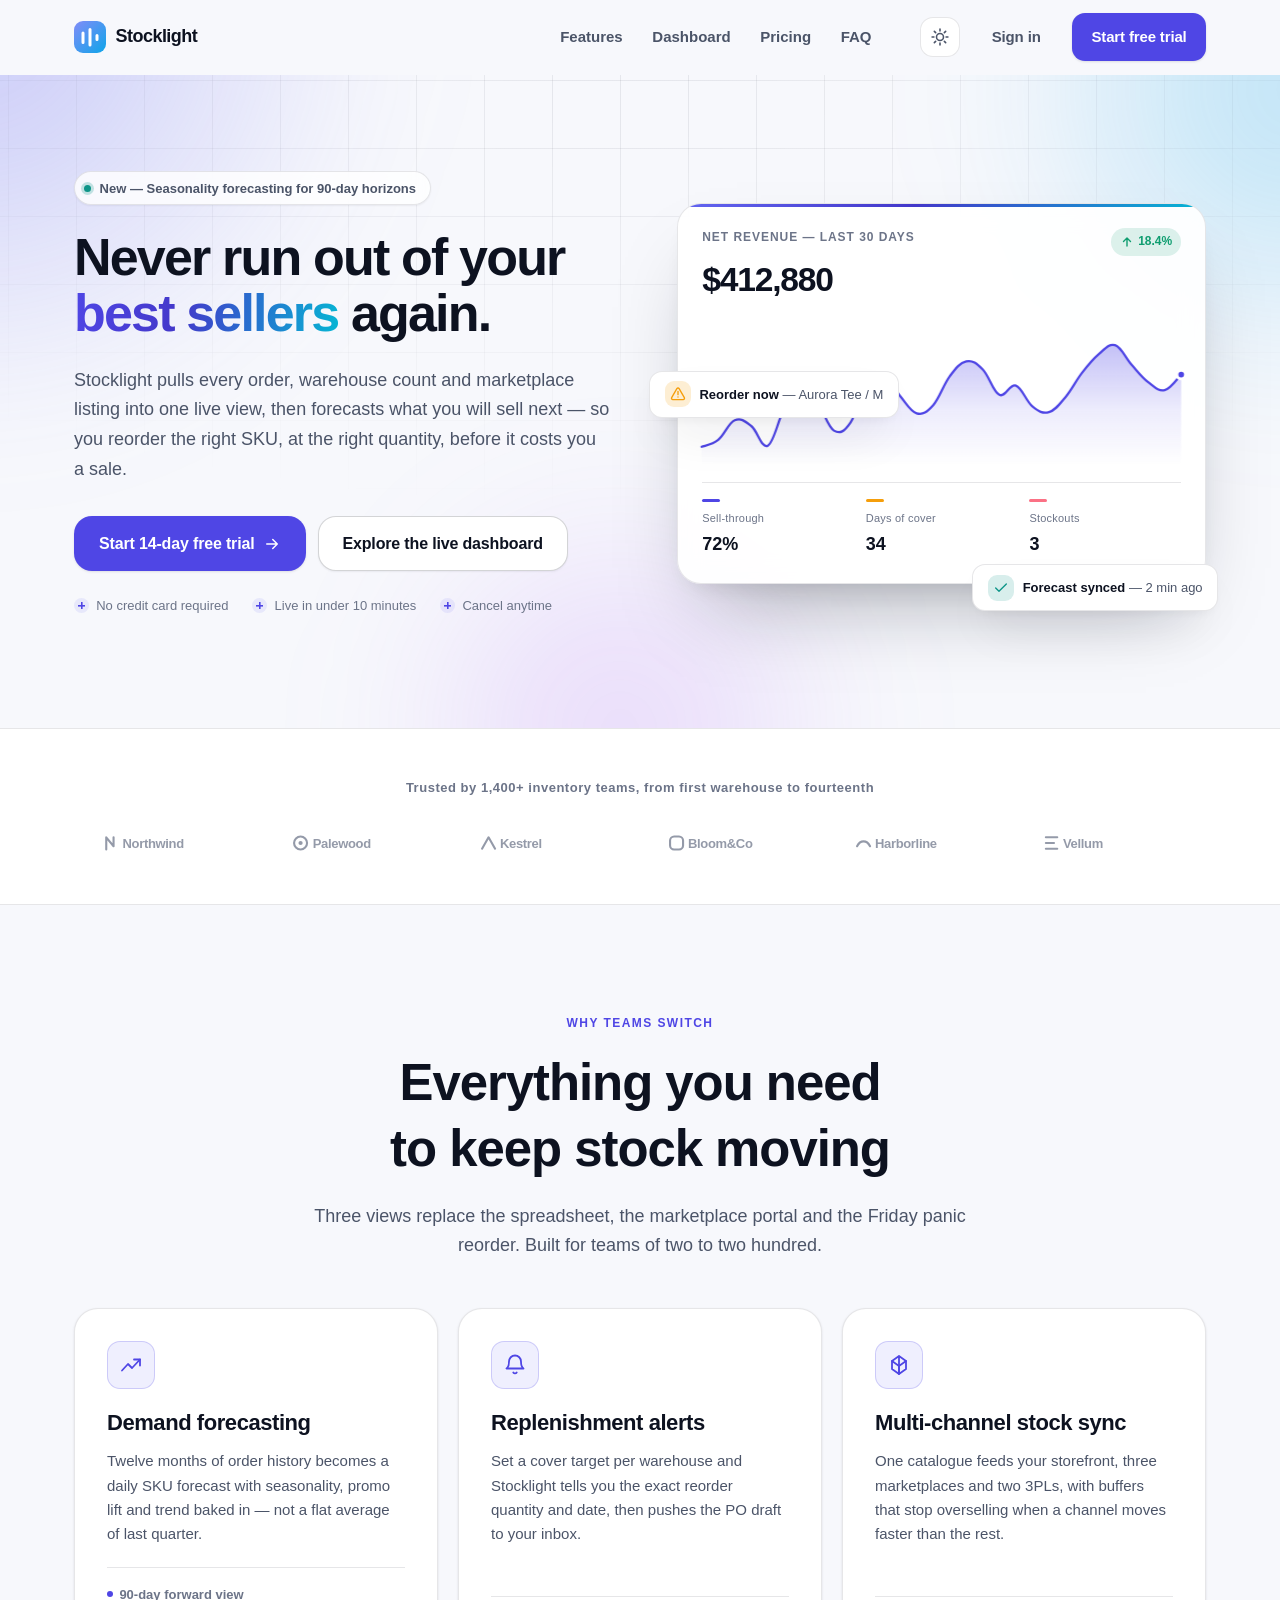
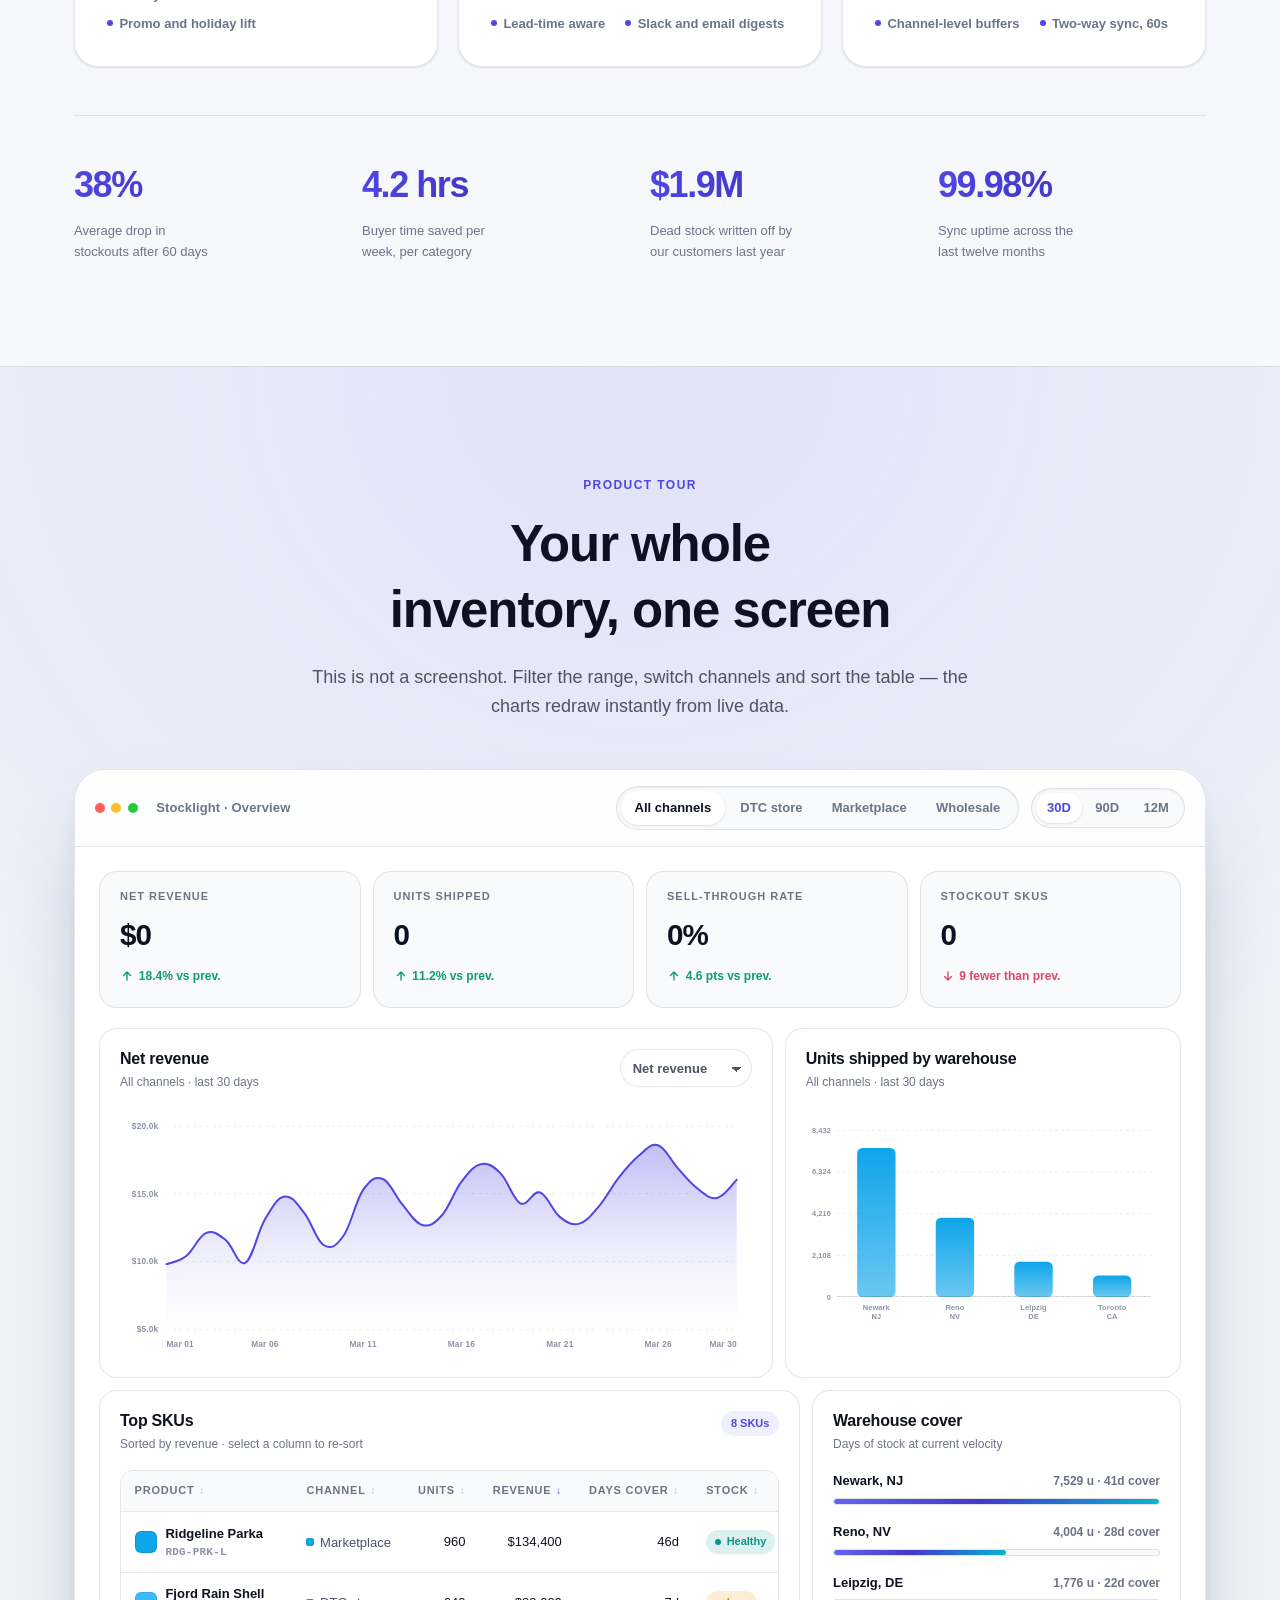
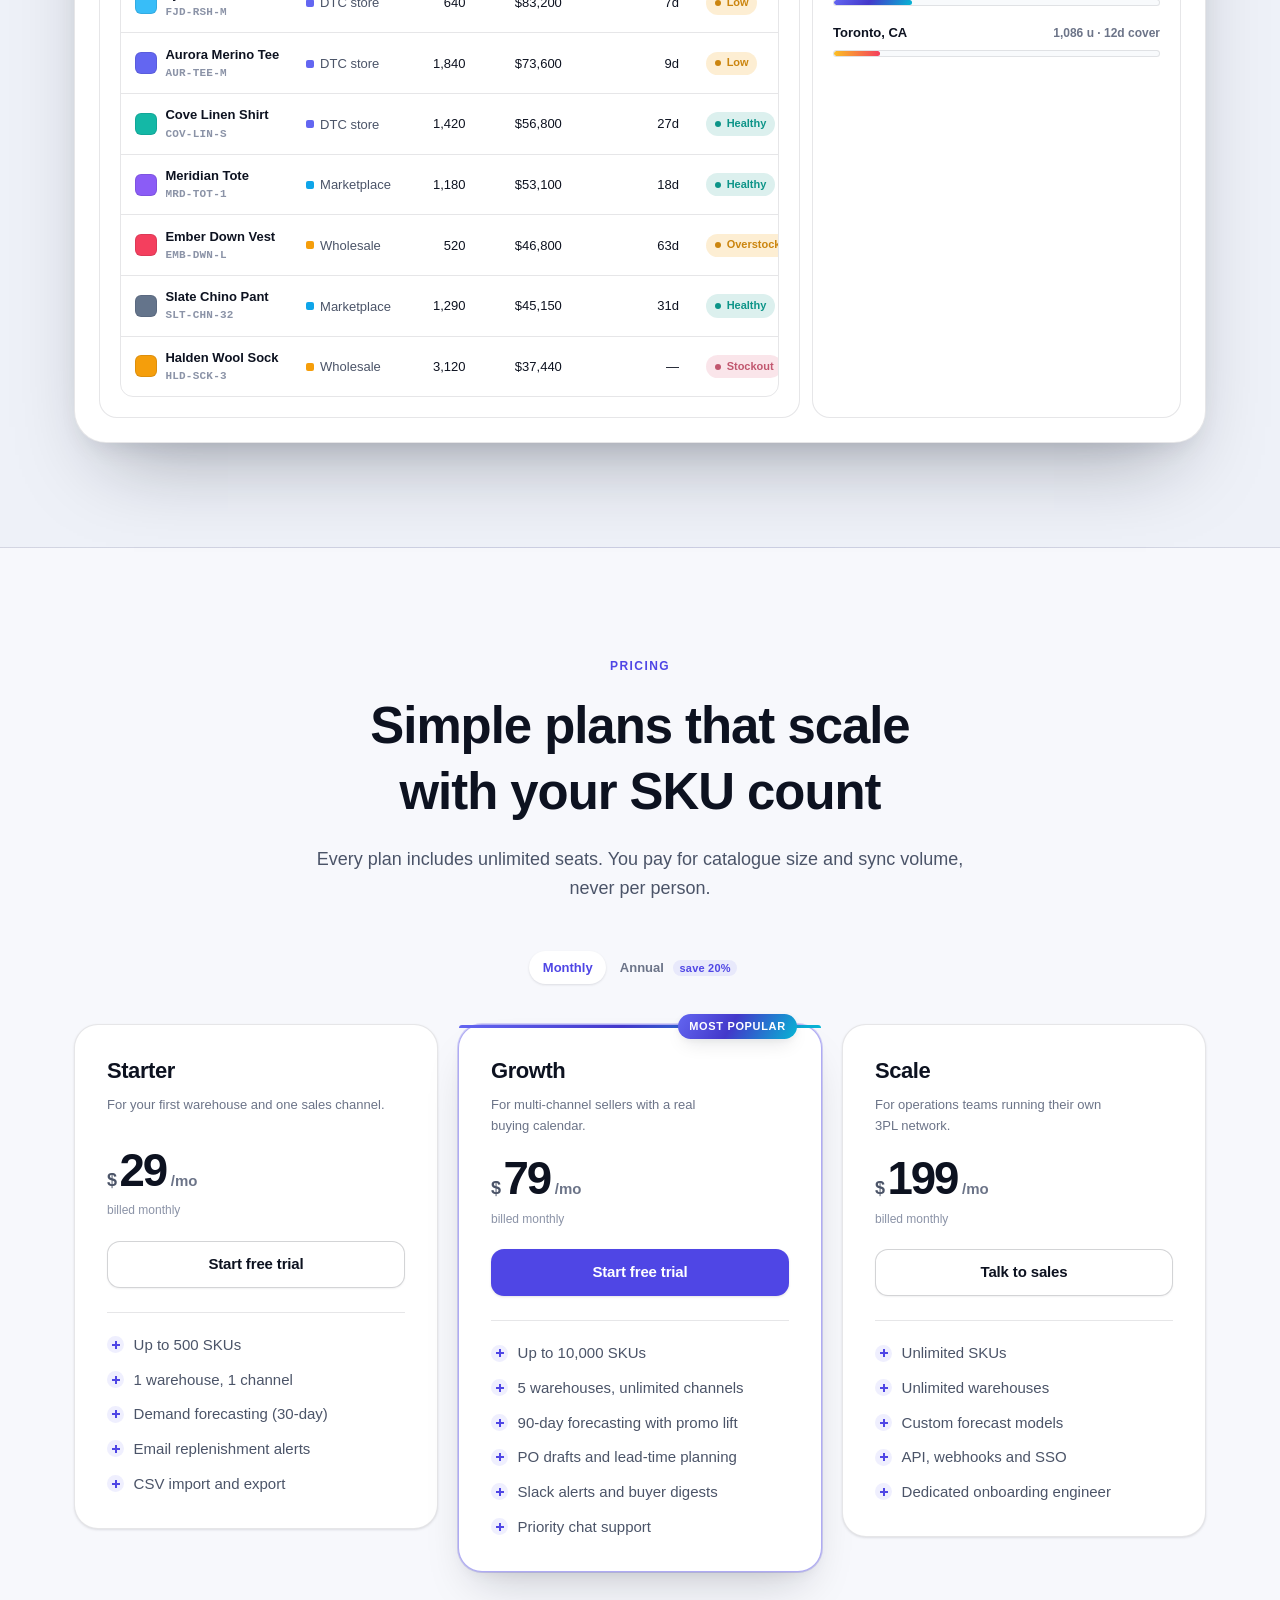
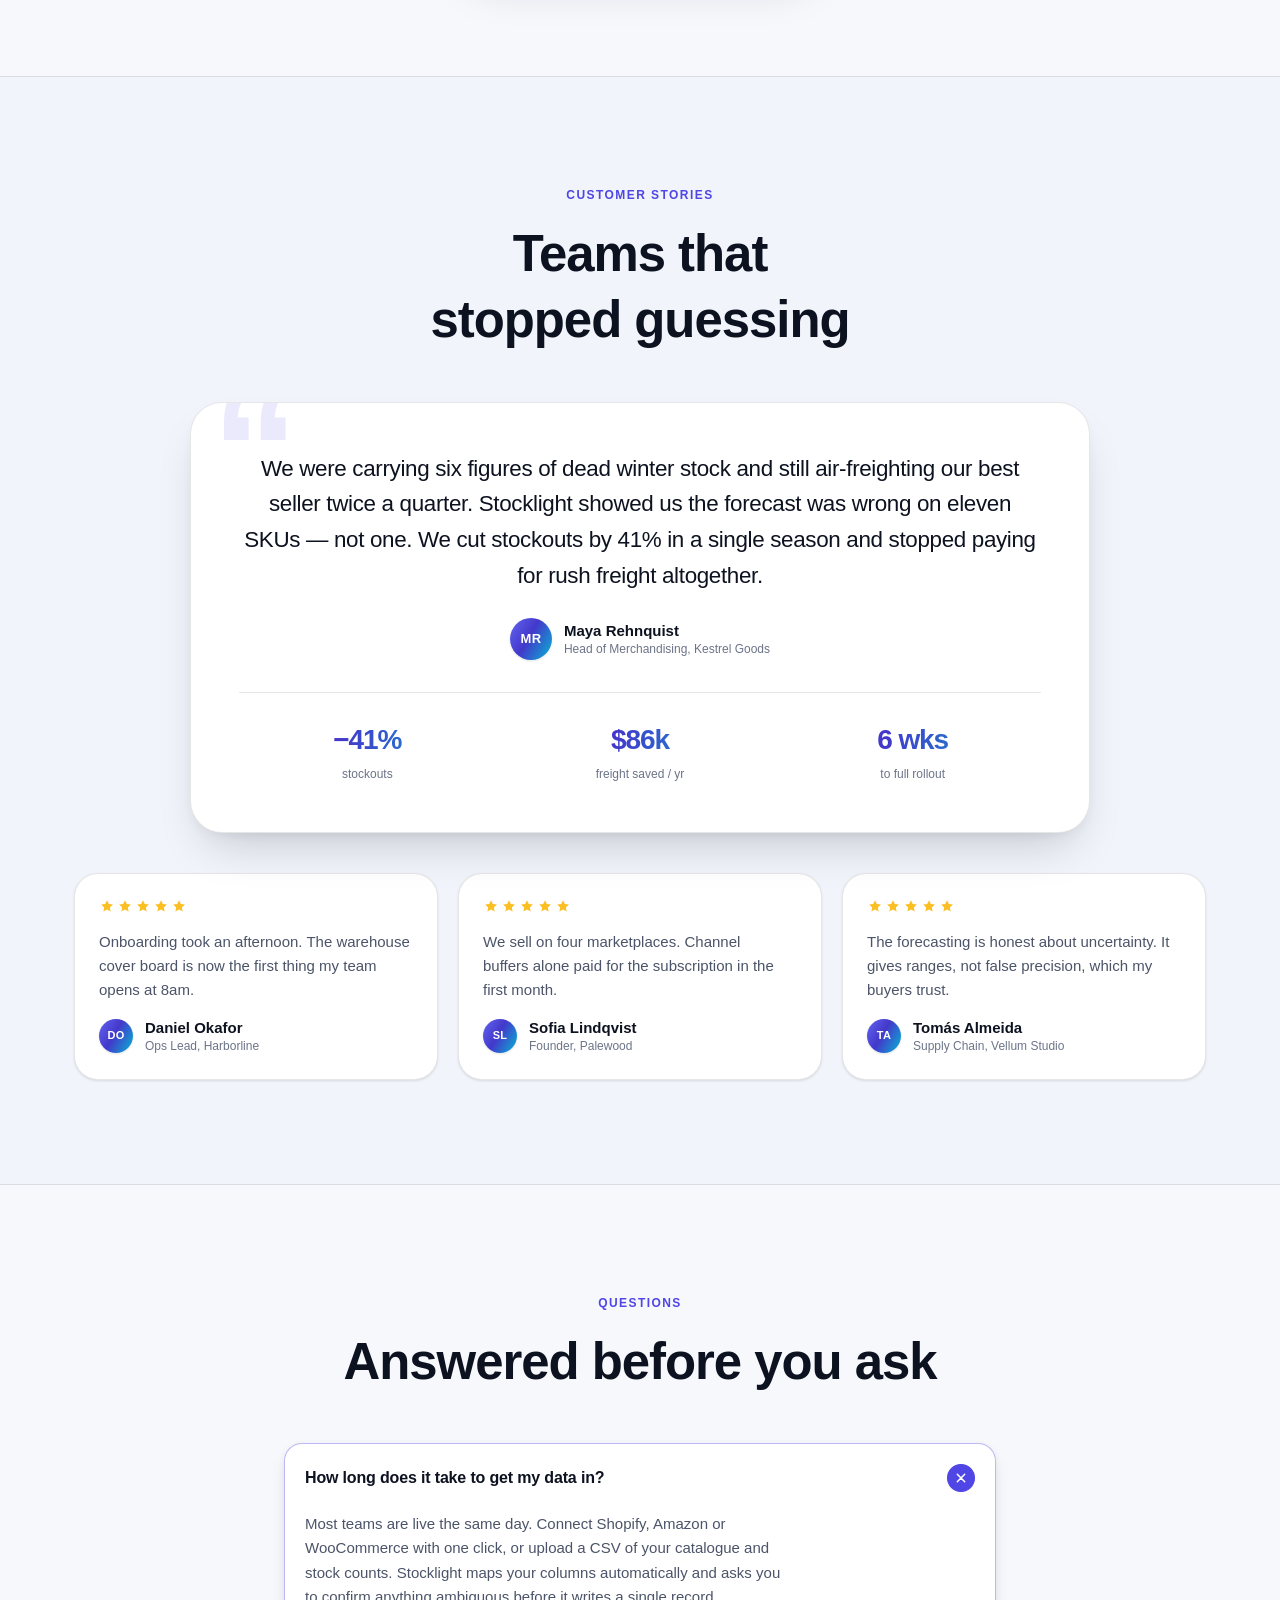
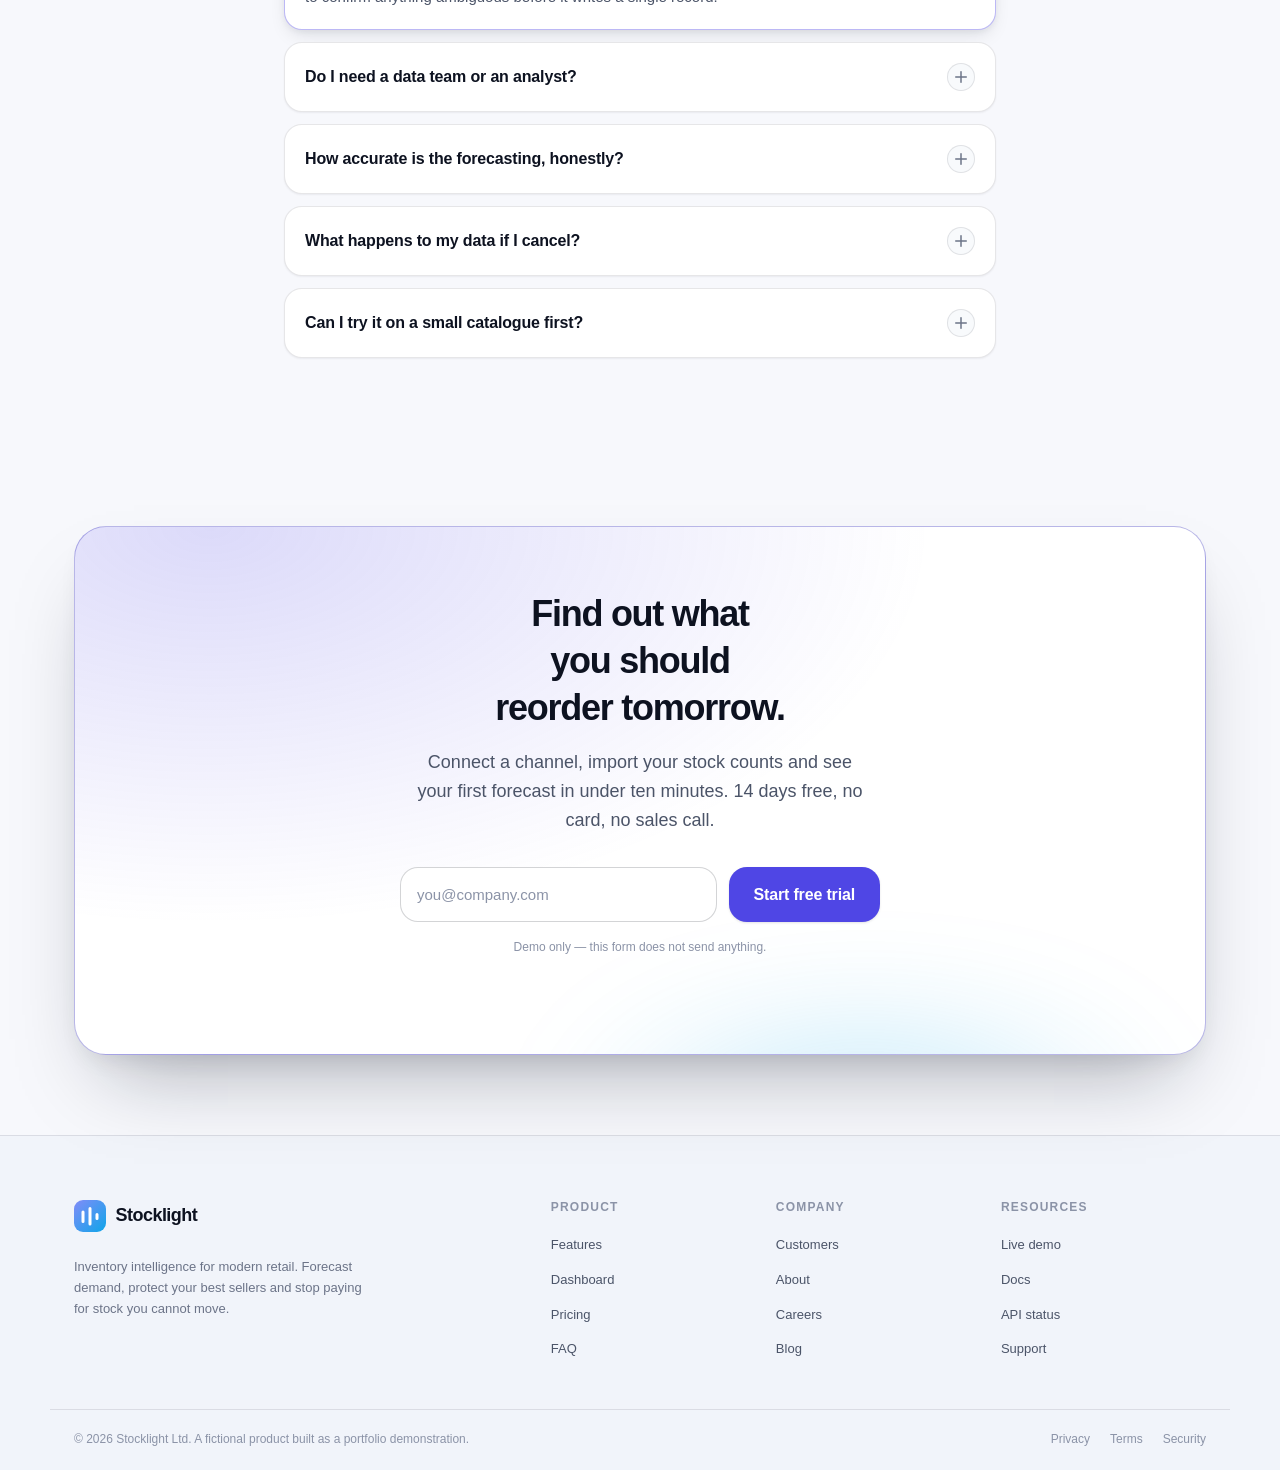
<file: landing-dashboard/index.html>
<!DOCTYPE html>
<html lang="en" data-theme="light" class="no-js">
<head>
<meta charset="utf-8">
<meta name="viewport" content="width=device-width, initial-scale=1">
<meta name="color-scheme" content="light dark">
<meta name="description" content="Stocklight is inventory intelligence for modern retailers — demand forecasting, replenishment alerts and multi-channel stock visibility in one clean dashboard.">
<title>Stocklight — Inventory intelligence for modern retail</title>
<meta name="theme-color" content="#ffffff" media="(prefers-color-scheme: light)">
<meta name="theme-color" content="#0b1020" media="(prefers-color-scheme: dark)">
<link rel="canonical" href="https://nanmount-r-ain.cn/demos/stocklight/">
<meta property="og:type" content="website">
<meta property="og:site_name" content="Stocklight">
<meta property="og:title" content="Stocklight — Inventory intelligence for modern retail">
<meta property="og:description" content="Demand forecasting, replenishment alerts and multi-channel stock visibility in one clean dashboard. A self-contained demo: no build step, no dependencies, no network required.">
<meta property="og:url" content="https://nanmount-r-ain.cn/demos/stocklight/">
<meta property="og:image" content="https://nanmount-r-ain.cn/demos/stocklight/og.jpg">
<meta property="og:image:width" content="1200">
<meta property="og:image:height" content="630">
<meta property="og:image:alt" content="Stocklight hero with a net-revenue preview card">
<meta name="twitter:card" content="summary_large_image">
<meta name="twitter:title" content="Stocklight — Inventory intelligence for modern retail">
<meta name="twitter:description" content="Demand forecasting, replenishment alerts and multi-channel stock visibility in one clean dashboard.">
<meta name="twitter:image" content="https://nanmount-r-ain.cn/demos/stocklight/og.jpg">
<link rel="stylesheet" href="styles.css">
<link rel="icon" href="data:image/svg+xml,%3Csvg xmlns='http://www.w3.org/2000/svg' viewBox='0 0 32 32'%3E%3Crect width='32' height='32' rx='8' fill='%236366f1'/%3E%3Cpath d='M9 21V11M16 24V8M23 18V14' stroke='white' stroke-width='3' stroke-linecap='round'/%3E%3C/svg%3E">
<script>
/* Set the theme before first paint so there is no flash of the wrong palette. */
(function () {
  try {
    var saved = localStorage.getItem('stocklight-theme');
    var prefersDark = window.matchMedia && window.matchMedia('(prefers-color-scheme: dark)').matches;
    var theme = saved === 'dark' || saved === 'light' ? saved : (prefersDark ? 'dark' : 'light');
    document.documentElement.setAttribute('data-theme', theme);
  } catch (e) { /* storage unavailable — markup default applies */ }
})();
</script>
</head>
<body>
<a class="skip-link" href="#main">Skip to main content</a>

<header class="site-header" id="site-header">
  <div class="container header-inner">
    <a class="brand" href="#top" aria-label="Stocklight — home">
      <span class="brand-mark" aria-hidden="true">
        <svg viewBox="0 0 32 32" width="32" height="32" role="img" focusable="false">
          <defs>
            <linearGradient id="brandGrad" x1="0" y1="0" x2="1" y2="1">
              <stop offset="0%" stop-color="#818cf8"/>
              <stop offset="100%" stop-color="#0ea5e9"/>
            </linearGradient>
          </defs>
          <rect width="32" height="32" rx="9" fill="url(#brandGrad)"/>
          <path d="M9 21.5V12M16 24V8.5M23 18.5V14.5" stroke="#fff" stroke-width="3" stroke-linecap="round"/>
        </svg>
      </span>
      <span class="brand-name">Stocklight</span>
    </a>

    <nav class="primary-nav" id="primary-nav" aria-label="Primary">
      <ul class="nav-list">
        <li><a href="#features">Features</a></li>
        <li><a href="#dashboard">Dashboard</a></li>
        <li><a href="#pricing">Pricing</a></li>
        <li><a href="#faq">FAQ</a></li>
      </ul>
      <div class="nav-actions nav-actions--mobile">
        <a class="btn btn-ghost" href="#pricing">Sign in</a>
        <a class="btn btn-primary" href="#cta">Start free trial</a>
      </div>
    </nav>

    <div class="header-actions">
      <button class="icon-btn theme-toggle" id="theme-toggle" type="button" aria-pressed="false" aria-label="Switch to dark theme">
        <svg class="icon-sun" viewBox="0 0 24 24" width="20" height="20" aria-hidden="true" focusable="false">
          <circle cx="12" cy="12" r="4.2"/>
          <path d="M12 2.5v2.2M12 19.3v2.2M2.5 12h2.2M19.3 12h2.2M5.2 5.2l1.6 1.6M17.2 17.2l1.6 1.6M18.8 5.2l-1.6 1.6M6.8 17.2l-1.6 1.6"/>
        </svg>
        <svg class="icon-moon" viewBox="0 0 24 24" width="20" height="20" aria-hidden="true" focusable="false">
          <path d="M20 14.5A8.5 8.5 0 0 1 9.5 4a8.5 8.5 0 1 0 10.5 10.5z"/>
        </svg>
      </button>
      <a class="btn btn-ghost header-signin" href="#pricing">Sign in</a>
      <a class="btn btn-primary header-cta" href="#cta">Start free trial</a>
      <button class="icon-btn nav-toggle" id="nav-toggle" type="button" aria-expanded="false" aria-controls="primary-nav" aria-label="Open navigation menu">
        <span class="nav-toggle-bars" aria-hidden="true"><span></span><span></span><span></span></span>
      </button>
    </div>
  </div>
</header>

<main id="main">
  <span id="top"></span>

  <!-- ============ HERO ============ -->
  <section class="hero" aria-labelledby="hero-title">
    <div class="hero-bg" aria-hidden="true">
      <span class="blob blob-1"></span>
      <span class="blob blob-2"></span>
      <span class="blob blob-3"></span>
      <span class="hero-grid"></span>
    </div>

    <div class="container hero-inner">
      <div class="hero-copy">
        <p class="pill" data-reveal>
          <span class="pill-dot" aria-hidden="true"></span>
          New — Seasonality forecasting for 90-day horizons
        </p>
        <h1 id="hero-title" class="hero-title" data-reveal>
          Never run out of your <span class="grad-text">best sellers</span> again.
        </h1>
        <p class="hero-lede" data-reveal>
          Stocklight pulls every order, warehouse count and marketplace listing into one
          live view, then forecasts what you will sell next — so you reorder the right SKU,
          at the right quantity, before it costs you a sale.
        </p>
        <div class="hero-actions" data-reveal>
          <a class="btn btn-primary btn-lg" href="#cta">
            Start 14-day free trial
            <svg viewBox="0 0 24 24" width="18" height="18" aria-hidden="true" focusable="false"><path d="M5 12h13M13 6l6 6-6 6"/></svg>
          </a>
          <a class="btn btn-outline btn-lg" href="#dashboard">Explore the live dashboard</a>
        </div>
        <ul class="hero-trust" data-reveal>
          <li>No credit card required</li>
          <li>Live in under 10 minutes</li>
          <li>Cancel anytime</li>
        </ul>
      </div>

      <div class="hero-visual" data-reveal>
        <div class="preview-card">
          <div class="preview-head">
            <div>
              <p class="preview-label">Net revenue — last 30 days</p>
              <p class="preview-value">$412,880</p>
            </div>
            <span class="delta delta-up">
              <svg viewBox="0 0 24 24" width="14" height="14" aria-hidden="true" focusable="false"><path d="M12 19V6M6 11l6-6 6 6"/></svg>
              18.4%
            </span>
          </div>
          <div class="preview-chart" id="hero-chart"></div>
          <div class="preview-foot">
            <div class="preview-chip">
              <span class="chip-key chip-key--indigo" aria-hidden="true"></span>
              <span class="chip-label">Sell-through</span>
              <span class="chip-value">72%</span>
            </div>
            <div class="preview-chip">
              <span class="chip-key chip-key--amber" aria-hidden="true"></span>
              <span class="chip-label">Days of cover</span>
              <span class="chip-value">34</span>
            </div>
            <div class="preview-chip">
              <span class="chip-key chip-key--rose" aria-hidden="true"></span>
              <span class="chip-label">Stockouts</span>
              <span class="chip-value">3</span>
            </div>
          </div>
        </div>
        <div class="float-card float-card--alert">
          <span class="float-icon" aria-hidden="true">
            <svg viewBox="0 0 24 24" width="16" height="16" focusable="false"><path d="M12 8v5M12 16.5h.01M10.3 3.9 2.5 17.4A2 2 0 0 0 4.2 20.4h15.6a2 2 0 0 0 1.7-3l-7.8-13.5a2 2 0 0 0-3.4 0z"/></svg>
          </span>
          <span><strong>Reorder now</strong> — Aurora Tee / M</span>
        </div>
        <div class="float-card float-card--ok">
          <span class="float-icon" aria-hidden="true">
            <svg viewBox="0 0 24 24" width="16" height="16" focusable="false"><path d="M20 6 9 17l-5-5"/></svg>
          </span>
          <span><strong>Forecast synced</strong> — 2 min ago</span>
        </div>
      </div>
    </div>
  </section>

  <!-- ============ LOGO STRIP ============ -->
  <section class="logos" aria-label="Trusted by retail teams">
    <div class="container">
      <p class="logos-title">Trusted by 1,400+ inventory teams, from first warehouse to fourteenth</p>
      <ul class="logo-row">
        <li class="logo-item">
          <svg viewBox="0 0 168 32" width="168" height="32" role="img" aria-label="Northwind Supply">
            <path d="M4 24V9l9 11V9" fill="none" stroke="currentColor" stroke-width="2.6" stroke-linecap="round" stroke-linejoin="round"/>
            <text x="24" y="22" font-family="inherit" font-size="16" font-weight="700" fill="currentColor" letter-spacing="-0.4">Northwind</text>
          </svg>
        </li>
        <li class="logo-item">
          <svg viewBox="0 0 168 32" width="168" height="32" role="img" aria-label="Palewood">
            <circle cx="13" cy="16" r="8" fill="none" stroke="currentColor" stroke-width="2.6"/>
            <circle cx="13" cy="16" r="2.6" fill="currentColor"/>
            <text x="28" y="22" font-family="inherit" font-size="16" font-weight="700" fill="currentColor" letter-spacing="-0.4">Palewood</text>
          </svg>
        </li>
        <li class="logo-item">
          <svg viewBox="0 0 168 32" width="168" height="32" role="img" aria-label="Kestrel Goods">
            <path d="M5 23 13 9l8 14" fill="none" stroke="currentColor" stroke-width="2.6" stroke-linecap="round" stroke-linejoin="round"/>
            <text x="27" y="22" font-family="inherit" font-size="16" font-weight="700" fill="currentColor" letter-spacing="-0.4">Kestrel</text>
          </svg>
        </li>
        <li class="logo-item">
          <svg viewBox="0 0 168 32" width="168" height="32" role="img" aria-label="Bloom and Co">
            <rect x="5" y="8" width="16" height="16" rx="5" fill="none" stroke="currentColor" stroke-width="2.6"/>
            <text x="27" y="22" font-family="inherit" font-size="16" font-weight="700" fill="currentColor" letter-spacing="-0.4">Bloom&amp;Co</text>
          </svg>
        </li>
        <li class="logo-item">
          <svg viewBox="0 0 168 32" width="168" height="32" role="img" aria-label="Harborline">
            <path d="M5 20c4-8 12-8 16 0" fill="none" stroke="currentColor" stroke-width="2.6" stroke-linecap="round"/>
            <text x="27" y="22" font-family="inherit" font-size="16" font-weight="700" fill="currentColor" letter-spacing="-0.4">Harborline</text>
          </svg>
        </li>
        <li class="logo-item">
          <svg viewBox="0 0 168 32" width="168" height="32" role="img" aria-label="Vellum Studio">
            <path d="M6 9h14M6 16h10M6 23h14" fill="none" stroke="currentColor" stroke-width="2.6" stroke-linecap="round"/>
            <text x="27" y="22" font-family="inherit" font-size="16" font-weight="700" fill="currentColor" letter-spacing="-0.4">Vellum</text>
          </svg>
        </li>
      </ul>
    </div>
  </section>

  <!-- ============ FEATURES ============ -->
  <section class="section" id="features" aria-labelledby="features-title">
    <div class="container">
      <div class="section-head">
        <p class="eyebrow" data-reveal>Why teams switch</p>
        <h2 id="features-title" data-reveal>Everything you need to keep stock moving</h2>
        <p class="section-lede" data-reveal>
          Three views replace the spreadsheet, the marketplace portal and the Friday
          panic reorder. Built for teams of two to two hundred.
        </p>
      </div>

      <ul class="feature-grid">
        <li class="feature-card" data-reveal>
          <span class="feature-icon" aria-hidden="true">
            <svg viewBox="0 0 24 24" width="24" height="24" focusable="false">
              <path d="M3 17.5 9 11l4 4 8-8.5"/>
              <path d="M15 6.5h6v6"/>
            </svg>
          </span>
          <h3>Demand forecasting</h3>
          <p>
            Twelve months of order history becomes a daily SKU forecast with seasonality,
            promo lift and trend baked in — not a flat average of last quarter.
          </p>
          <ul class="feature-list">
            <li>90-day forward view</li>
            <li>Promo and holiday lift</li>
          </ul>
        </li>

        <li class="feature-card" data-reveal>
          <span class="feature-icon" aria-hidden="true">
            <svg viewBox="0 0 24 24" width="24" height="24" focusable="false">
              <path d="M18 8.5a6 6 0 1 0-12 0c0 5.5-2.5 7-2.5 7h17S18 14 18 8.5z"/>
              <path d="M10.3 19.5a2 2 0 0 0 3.4 0"/>
            </svg>
          </span>
          <h3>Replenishment alerts</h3>
          <p>
            Set a cover target per warehouse and Stocklight tells you the exact reorder
            quantity and date, then pushes the PO draft to your inbox.
          </p>
          <ul class="feature-list">
            <li>Lead-time aware</li>
            <li>Slack and email digests</li>
          </ul>
        </li>

        <li class="feature-card" data-reveal>
          <span class="feature-icon" aria-hidden="true">
            <svg viewBox="0 0 24 24" width="24" height="24" focusable="false">
              <path d="M12 3v18M5 8l7-5 7 5v8l-7 5-7-5z"/>
              <path d="M5 8l7 5 7-5M12 13v8"/>
            </svg>
          </span>
          <h3>Multi-channel stock sync</h3>
          <p>
            One catalogue feeds your storefront, three marketplaces and two 3PLs, with
            buffers that stop overselling when a channel moves faster than the rest.
          </p>
          <ul class="feature-list">
            <li>Channel-level buffers</li>
            <li>Two-way sync, 60s</li>
          </ul>
        </li>
      </ul>

      <ul class="stat-row">
        <li class="stat" data-reveal>
          <span class="stat-value" data-count="38" data-suffix="%">38%</span>
          <span class="stat-label">Average drop in stockouts after 60 days</span>
        </li>
        <li class="stat" data-reveal>
          <span class="stat-value" data-count="4.2" data-decimals="1" data-suffix=" hrs">4.2 hrs</span>
          <span class="stat-label">Buyer time saved per week, per category</span>
        </li>
        <li class="stat" data-reveal>
          <span class="stat-value" data-prefix="$" data-count="1.9" data-decimals="1" data-suffix="M">$1.9M</span>
          <span class="stat-label">Dead stock written off by our customers last year</span>
        </li>
        <li class="stat" data-reveal>
          <span class="stat-value" data-count="99.98" data-decimals="2" data-suffix="%">99.98%</span>
          <span class="stat-label">Sync uptime across the last twelve months</span>
        </li>
      </ul>
    </div>
  </section>

  <!-- ============ DASHBOARD ============ -->
  <section class="section section--dashboard" id="dashboard" aria-labelledby="dashboard-title">
    <div class="container">
      <div class="section-head">
        <p class="eyebrow" data-reveal>Product tour</p>
        <h2 id="dashboard-title" data-reveal>Your whole inventory, one screen</h2>
        <p class="section-lede" data-reveal>
          This is not a screenshot. Filter the range, switch channels and sort the table —
          the charts redraw instantly from live data.
        </p>
      </div>

      <div class="dashboard" data-reveal>
        <div class="dash-topbar">
          <div class="dash-title">
            <span class="dash-dot dash-dot--rose" aria-hidden="true"></span>
            <span class="dash-dot dash-dot--amber" aria-hidden="true"></span>
            <span class="dash-dot dash-dot--green" aria-hidden="true"></span>
            <p class="dash-name">Stocklight · Overview</p>
          </div>
          <div class="dash-controls">
            <div class="segmented" role="tablist" aria-label="Channel filter">
              <button class="seg-btn is-active" type="button" role="tab" id="tab-all" aria-selected="true" aria-controls="dash-panel" data-channel="all">All channels</button>
              <button class="seg-btn" type="button" role="tab" id="tab-dtc" aria-selected="false" aria-controls="dash-panel" data-channel="dtc" tabindex="-1">DTC store</button>
              <button class="seg-btn" type="button" role="tab" id="tab-market" aria-selected="false" aria-controls="dash-panel" data-channel="marketplace" tabindex="-1">Marketplace</button>
              <button class="seg-btn" type="button" role="tab" id="tab-retail" aria-selected="false" aria-controls="dash-panel" data-channel="retail" tabindex="-1">Wholesale</button>
            </div>
            <div class="segmented segmented--sm" role="group" aria-label="Time range">
              <button class="seg-btn is-active" type="button" data-range="30" aria-pressed="true">30D</button>
              <button class="seg-btn" type="button" data-range="90" aria-pressed="false">90D</button>
              <button class="seg-btn" type="button" data-range="365" aria-pressed="false">12M</button>
            </div>
          </div>
        </div>

        <div class="dash-body" id="dash-panel" role="tabpanel" aria-labelledby="tab-all">
          <p class="visually-hidden" id="dash-status" role="status" aria-live="polite">Showing all channels, last 30 days.</p>

          <ul class="kpi-grid">
            <li class="kpi">
              <p class="kpi-label">Net revenue</p>
              <p class="kpi-value" id="kpi-revenue" data-prefix="$">$0</p>
              <p class="kpi-delta delta-up" id="kpi-revenue-delta">
                <svg viewBox="0 0 24 24" width="14" height="14" aria-hidden="true" focusable="false"><path d="M12 19V6M6 11l6-6 6 6"/></svg>
                <span>18.4% vs prev.</span>
              </p>
            </li>
            <li class="kpi">
              <p class="kpi-label">Units shipped</p>
              <p class="kpi-value" id="kpi-units">0</p>
              <p class="kpi-delta delta-up" id="kpi-units-delta">
                <svg viewBox="0 0 24 24" width="14" height="14" aria-hidden="true" focusable="false"><path d="M12 19V6M6 11l6-6 6 6"/></svg>
                <span>11.2% vs prev.</span>
              </p>
            </li>
            <li class="kpi">
              <p class="kpi-label">Sell-through rate</p>
              <p class="kpi-value" id="kpi-sellthrough" data-suffix="%">0%</p>
              <p class="kpi-delta delta-up" id="kpi-sellthrough-delta">
                <svg viewBox="0 0 24 24" width="14" height="14" aria-hidden="true" focusable="false"><path d="M12 19V6M6 11l6-6 6 6"/></svg>
                <span>4.6 pts vs prev.</span>
              </p>
            </li>
            <li class="kpi">
              <p class="kpi-label">Stockout SKUs</p>
              <p class="kpi-value" id="kpi-stockouts">0</p>
              <p class="kpi-delta delta-down" id="kpi-stockouts-delta">
                <svg viewBox="0 0 24 24" width="14" height="14" aria-hidden="true" focusable="false"><path d="M12 5v13M6 13l6 6 6-6"/></svg>
                <span>9 fewer than prev.</span>
              </p>
            </li>
          </ul>

          <div class="chart-grid">
            <figure class="panel panel--wide">
              <figcaption class="panel-head">
                <div>
                  <h3 class="panel-title" id="revenue-chart-title">Net revenue</h3>
                  <p class="panel-sub" id="revenue-chart-sub">All channels · last 30 days</p>
                </div>
                <div class="panel-actions">
                  <label class="visually-hidden" for="metric-select">Chart metric</label>
                  <select class="select" id="metric-select">
                    <option value="revenue">Net revenue</option>
                    <option value="units">Units shipped</option>
                    <option value="orders">Orders</option>
                  </select>
                </div>
              </figcaption>
              <div class="chart-wrap">
                <div class="chart-svg" id="revenue-chart"></div>
                <div class="tooltip" id="revenue-tooltip" role="tooltip" aria-hidden="true"></div>
              </div>
            </figure>

            <figure class="panel">
              <figcaption class="panel-head">
                <div>
                  <h3 class="panel-title">Units shipped by warehouse</h3>
                  <p class="panel-sub" id="warehouse-sub">All channels · last 30 days</p>
                </div>
              </figcaption>
              <div class="chart-wrap">
                <div class="chart-svg" id="warehouse-chart"></div>
                <div class="tooltip" id="warehouse-tooltip" role="tooltip" aria-hidden="true"></div>
              </div>
            </figure>
          </div>

          <div class="table-row">
            <div class="panel panel--table">
              <div class="panel-head">
                <div>
                  <h3 class="panel-title">Top SKUs</h3>
                  <p class="panel-sub">Sorted by revenue · select a column to re-sort</p>
                </div>
                <p class="panel-badge" id="row-count">5 SKUs</p>
              </div>
              <div class="table-scroll">
                <table class="data-table" id="sku-table">
                  <caption class="visually-hidden">Top selling SKUs with channel, units, revenue and stock status. Column headers are buttons that sort the table.</caption>
                  <thead>
                    <tr>
                      <th scope="col" aria-sort="ascending"><button type="button" class="sort-btn" data-key="name" data-type="text">Product</button></th>
                      <th scope="col"><button type="button" class="sort-btn" data-key="channel" data-type="text">Channel</button></th>
                      <th scope="col" class="num"><button type="button" class="sort-btn" data-key="units" data-type="number">Units</button></th>
                      <th scope="col" class="num"><button type="button" class="sort-btn" data-key="revenue" data-type="number">Revenue</button></th>
                      <th scope="col" class="num"><button type="button" class="sort-btn" data-key="cover" data-type="number">Days cover</button></th>
                      <th scope="col"><button type="button" class="sort-btn" data-key="status" data-type="text">Stock</button></th>
                    </tr>
                  </thead>
                  <tbody id="sku-tbody"></tbody>
                </table>
              </div>
            </div>

            <div class="panel panel--leaderboard">
              <div class="panel-head">
                <div>
                  <h3 class="panel-title">Warehouse cover</h3>
                  <p class="panel-sub">Days of stock at current velocity</p>
                </div>
              </div>
              <ul class="leader-list" id="leader-list"></ul>
            </div>
          </div>
        </div>
      </div>
    </div>
  </section>

  <!-- ============ PRICING ============ -->
  <section class="section" id="pricing" aria-labelledby="pricing-title">
    <div class="container">
      <div class="section-head">
        <p class="eyebrow" data-reveal>Pricing</p>
        <h2 id="pricing-title" data-reveal>Simple plans that scale with your SKU count</h2>
        <p class="section-lede" data-reveal>
          Every plan includes unlimited seats. You pay for catalogue size and sync volume,
          never per person.
        </p>
      </div>

      <div class="billing-toggle" role="group" aria-label="Billing period" data-reveal>
        <button class="seg-btn is-active" type="button" id="bill-monthly" aria-pressed="true">Monthly</button>
        <button class="seg-btn" type="button" id="bill-annual" aria-pressed="false">Annual <span class="save-tag">save 20%</span></button>
      </div>

      <div class="price-grid">
        <article class="price-card" data-reveal>
          <h3 class="price-name">Starter</h3>
          <p class="price-for">For your first warehouse and one sales channel.</p>
          <p class="price-amount"><span class="price-currency">$</span><span class="price-value" data-monthly="29" data-annual="23">29</span><span class="price-period">/mo</span></p>
          <p class="price-note" data-billing-note>billed monthly</p>
          <a class="btn btn-outline btn-block" href="#cta">Start free trial</a>
          <ul class="price-features">
            <li>Up to 500 SKUs</li>
            <li>1 warehouse, 1 channel</li>
            <li>Demand forecasting (30-day)</li>
            <li>Email replenishment alerts</li>
            <li>CSV import and export</li>
          </ul>
        </article>

        <article class="price-card price-card--featured" data-reveal>
          <p class="price-flag">Most popular</p>
          <h3 class="price-name">Growth</h3>
          <p class="price-for">For multi-channel sellers with a real buying calendar.</p>
          <p class="price-amount"><span class="price-currency">$</span><span class="price-value" data-monthly="79" data-annual="63">79</span><span class="price-period">/mo</span></p>
          <p class="price-note" data-billing-note>billed monthly</p>
          <a class="btn btn-primary btn-block" href="#cta">Start free trial</a>
          <ul class="price-features">
            <li>Up to 10,000 SKUs</li>
            <li>5 warehouses, unlimited channels</li>
            <li>90-day forecasting with promo lift</li>
            <li>PO drafts and lead-time planning</li>
            <li>Slack alerts and buyer digests</li>
            <li>Priority chat support</li>
          </ul>
        </article>

        <article class="price-card" data-reveal>
          <h3 class="price-name">Scale</h3>
          <p class="price-for">For operations teams running their own 3PL network.</p>
          <p class="price-amount"><span class="price-currency">$</span><span class="price-value" data-monthly="199" data-annual="159">199</span><span class="price-period">/mo</span></p>
          <p class="price-note" data-billing-note>billed monthly</p>
          <a class="btn btn-outline btn-block" href="#cta">Talk to sales</a>
          <ul class="price-features">
            <li>Unlimited SKUs</li>
            <li>Unlimited warehouses</li>
            <li>Custom forecast models</li>
            <li>API, webhooks and SSO</li>
            <li>Dedicated onboarding engineer</li>
          </ul>
        </article>
      </div>
    </div>
  </section>

  <!-- ============ TESTIMONIALS ============ -->
  <section class="section section--muted" id="testimonials" aria-labelledby="testimonials-title">
    <div class="container">
      <div class="section-head">
        <p class="eyebrow" data-reveal>Customer stories</p>
        <h2 id="testimonials-title" data-reveal>Teams that stopped guessing</h2>
      </div>

      <figure class="quote-feature" data-reveal>
        <blockquote>
          <p>
            We were carrying six figures of dead winter stock and still air-freighting our
            best seller twice a quarter. Stocklight showed us the forecast was wrong on
            eleven SKUs — not one. We cut stockouts by 41% in a single season and stopped
            paying for rush freight altogether.
          </p>
        </blockquote>
        <figcaption class="quote-author">
          <span class="avatar" aria-hidden="true">MR</span>
          <span class="author-text">
            <strong>Maya Rehnquist</strong>
            <span>Head of Merchandising, Kestrel Goods</span>
          </span>
        </figcaption>
        <ul class="quote-metrics">
          <li><strong>−41%</strong><span>stockouts</span></li>
          <li><strong>$86k</strong><span>freight saved / yr</span></li>
          <li><strong>6 wks</strong><span>to full rollout</span></li>
        </ul>
      </figure>

      <ul class="testimonial-grid">
        <li class="testimonial" data-reveal>
          <p class="stars" aria-label="Rated 5 out of 5">
            <svg viewBox="0 0 24 24" width="16" height="16" aria-hidden="true" focusable="false"><path d="m12 3.5 2.7 5.6 6.1.8-4.5 4.2 1.1 6.1L12 17.3 6.6 20.2l1.1-6.1L3.2 9.9l6.1-.8z"/></svg>
            <svg viewBox="0 0 24 24" width="16" height="16" aria-hidden="true" focusable="false"><path d="m12 3.5 2.7 5.6 6.1.8-4.5 4.2 1.1 6.1L12 17.3 6.6 20.2l1.1-6.1L3.2 9.9l6.1-.8z"/></svg>
            <svg viewBox="0 0 24 24" width="16" height="16" aria-hidden="true" focusable="false"><path d="m12 3.5 2.7 5.6 6.1.8-4.5 4.2 1.1 6.1L12 17.3 6.6 20.2l1.1-6.1L3.2 9.9l6.1-.8z"/></svg>
            <svg viewBox="0 0 24 24" width="16" height="16" aria-hidden="true" focusable="false"><path d="m12 3.5 2.7 5.6 6.1.8-4.5 4.2 1.1 6.1L12 17.3 6.6 20.2l1.1-6.1L3.2 9.9l6.1-.8z"/></svg>
            <svg viewBox="0 0 24 24" width="16" height="16" aria-hidden="true" focusable="false"><path d="m12 3.5 2.7 5.6 6.1.8-4.5 4.2 1.1 6.1L12 17.3 6.6 20.2l1.1-6.1L3.2 9.9l6.1-.8z"/></svg>
          </p>
          <blockquote><p>Onboarding took an afternoon. The warehouse cover board is now the first thing my team opens at 8am.</p></blockquote>
          <figcaption class="quote-author quote-author--sm">
            <span class="avatar" aria-hidden="true">DO</span>
            <span class="author-text"><strong>Daniel Okafor</strong><span>Ops Lead, Harborline</span></span>
          </figcaption>
        </li>

        <li class="testimonial" data-reveal>
          <p class="stars" aria-label="Rated 5 out of 5">
            <svg viewBox="0 0 24 24" width="16" height="16" aria-hidden="true" focusable="false"><path d="m12 3.5 2.7 5.6 6.1.8-4.5 4.2 1.1 6.1L12 17.3 6.6 20.2l1.1-6.1L3.2 9.9l6.1-.8z"/></svg>
            <svg viewBox="0 0 24 24" width="16" height="16" aria-hidden="true" focusable="false"><path d="m12 3.5 2.7 5.6 6.1.8-4.5 4.2 1.1 6.1L12 17.3 6.6 20.2l1.1-6.1L3.2 9.9l6.1-.8z"/></svg>
            <svg viewBox="0 0 24 24" width="16" height="16" aria-hidden="true" focusable="false"><path d="m12 3.5 2.7 5.6 6.1.8-4.5 4.2 1.1 6.1L12 17.3 6.6 20.2l1.1-6.1L3.2 9.9l6.1-.8z"/></svg>
            <svg viewBox="0 0 24 24" width="16" height="16" aria-hidden="true" focusable="false"><path d="m12 3.5 2.7 5.6 6.1.8-4.5 4.2 1.1 6.1L12 17.3 6.6 20.2l1.1-6.1L3.2 9.9l6.1-.8z"/></svg>
            <svg viewBox="0 0 24 24" width="16" height="16" aria-hidden="true" focusable="false"><path d="m12 3.5 2.7 5.6 6.1.8-4.5 4.2 1.1 6.1L12 17.3 6.6 20.2l1.1-6.1L3.2 9.9l6.1-.8z"/></svg>
          </p>
          <blockquote><p>We sell on four marketplaces. Channel buffers alone paid for the subscription in the first month.</p></blockquote>
          <figcaption class="quote-author quote-author--sm">
            <span class="avatar" aria-hidden="true">SL</span>
            <span class="author-text"><strong>Sofia Lindqvist</strong><span>Founder, Palewood</span></span>
          </figcaption>
        </li>

        <li class="testimonial" data-reveal>
          <p class="stars" aria-label="Rated 5 out of 5">
            <svg viewBox="0 0 24 24" width="16" height="16" aria-hidden="true" focusable="false"><path d="m12 3.5 2.7 5.6 6.1.8-4.5 4.2 1.1 6.1L12 17.3 6.6 20.2l1.1-6.1L3.2 9.9l6.1-.8z"/></svg>
            <svg viewBox="0 0 24 24" width="16" height="16" aria-hidden="true" focusable="false"><path d="m12 3.5 2.7 5.6 6.1.8-4.5 4.2 1.1 6.1L12 17.3 6.6 20.2l1.1-6.1L3.2 9.9l6.1-.8z"/></svg>
            <svg viewBox="0 0 24 24" width="16" height="16" aria-hidden="true" focusable="false"><path d="m12 3.5 2.7 5.6 6.1.8-4.5 4.2 1.1 6.1L12 17.3 6.6 20.2l1.1-6.1L3.2 9.9l6.1-.8z"/></svg>
            <svg viewBox="0 0 24 24" width="16" height="16" aria-hidden="true" focusable="false"><path d="m12 3.5 2.7 5.6 6.1.8-4.5 4.2 1.1 6.1L12 17.3 6.6 20.2l1.1-6.1L3.2 9.9l6.1-.8z"/></svg>
            <svg viewBox="0 0 24 24" width="16" height="16" aria-hidden="true" focusable="false"><path d="m12 3.5 2.7 5.6 6.1.8-4.5 4.2 1.1 6.1L12 17.3 6.6 20.2l1.1-6.1L3.2 9.9l6.1-.8z"/></svg>
          </p>
          <blockquote><p>The forecasting is honest about uncertainty. It gives ranges, not false precision, which my buyers trust.</p></blockquote>
          <figcaption class="quote-author quote-author--sm">
            <span class="avatar" aria-hidden="true">TA</span>
            <span class="author-text"><strong>Tomás Almeida</strong><span>Supply Chain, Vellum Studio</span></span>
          </figcaption>
        </li>
      </ul>
    </div>
  </section>

  <!-- ============ FAQ ============ -->
  <section class="section" id="faq" aria-labelledby="faq-title">
    <div class="container container--narrow">
      <div class="section-head">
        <p class="eyebrow" data-reveal>Questions</p>
        <h2 id="faq-title" data-reveal>Answered before you ask</h2>
      </div>

      <div class="faq-list">
        <details class="faq" data-reveal open>
          <summary>
            <span>How long does it take to get my data in?</span>
            <span class="faq-icon" aria-hidden="true">
              <svg viewBox="0 0 24 24" width="18" height="18" focusable="false"><path d="M12 5v14M5 12h14"/></svg>
            </span>
          </summary>
          <div class="faq-body">
            <p>
              Most teams are live the same day. Connect Shopify, Amazon or WooCommerce with
              one click, or upload a CSV of your catalogue and stock counts. Stocklight maps
              your columns automatically and asks you to confirm anything ambiguous before
              it writes a single record.
            </p>
          </div>
        </details>

        <details class="faq" data-reveal>
          <summary>
            <span>Do I need a data team or an analyst?</span>
            <span class="faq-icon" aria-hidden="true">
              <svg viewBox="0 0 24 24" width="18" height="18" focusable="false"><path d="M12 5v14M5 12h14"/></svg>
            </span>
          </summary>
          <div class="faq-body">
            <p>
              No. Every forecast ships with a plain-English explanation of what moved it —
              seasonality, a promotion, a new channel or a price change. If a number looks
              wrong you can open the inputs behind it in two clicks.
            </p>
          </div>
        </details>

        <details class="faq" data-reveal>
          <summary>
            <span>How accurate is the forecasting, honestly?</span>
            <span class="faq-icon" aria-hidden="true">
              <svg viewBox="0 0 24 24" width="18" height="18" focusable="false"><path d="M12 5v14M5 12h14"/></svg>
            </span>
          </summary>
          <div class="faq-body">
            <p>
              Across our customer base the median 30-day SKU forecast lands within 12% of
              actuals, and we show you a confidence band on every chart rather than a single
              line. New SKUs with no history start from category analogues and improve as
              orders arrive.
            </p>
          </div>
        </details>

        <details class="faq" data-reveal>
          <summary>
            <span>What happens to my data if I cancel?</span>
            <span class="faq-icon" aria-hidden="true">
              <svg viewBox="0 0 24 24" width="18" height="18" focusable="false"><path d="M12 5v14M5 12h14"/></svg>
            </span>
          </summary>
          <div class="faq-body">
            <p>
              You can export your full catalogue, order history and forecasts as CSV at any
              time, including on the day you cancel. We keep your data for 30 days after
              cancellation so an accidental downgrade is reversible, then delete it.
            </p>
          </div>
        </details>

        <details class="faq" data-reveal>
          <summary>
            <span>Can I try it on a small catalogue first?</span>
            <span class="faq-icon" aria-hidden="true">
              <svg viewBox="0 0 24 24" width="18" height="18" focusable="false"><path d="M12 5v14M5 12h14"/></svg>
            </span>
          </summary>
          <div class="faq-body">
            <p>
              Yes — the 14-day trial includes the full Growth feature set and unlimited SKUs,
              so you can test it on your messiest category. No credit card, and you can
              downgrade to Starter without losing history.
            </p>
          </div>
        </details>
      </div>
    </div>
  </section>

  <!-- ============ FINAL CTA ============ -->
  <section class="section section--cta" id="cta" aria-labelledby="cta-title">
    <div class="container">
      <div class="cta-card" data-reveal>
        <div class="cta-glow" aria-hidden="true"></div>
        <h2 id="cta-title">Find out what you should reorder tomorrow.</h2>
        <p>
          Connect a channel, import your stock counts and see your first forecast in under
          ten minutes. 14 days free, no card, no sales call.
        </p>
        <form class="cta-form" id="cta-form" novalidate>
          <label class="visually-hidden" for="cta-email">Work email</label>
          <input class="input" type="email" id="cta-email" name="email" placeholder="you@company.com" autocomplete="email" required>
          <button class="btn btn-primary btn-lg" type="submit">Start free trial</button>
        </form>
        <p class="cta-note" id="cta-note">Demo only — this form does not send anything.</p>
      </div>
    </div>
  </section>
</main>

<footer class="site-footer">
  <div class="container footer-inner">
    <div class="footer-brand">
      <a class="brand" href="#top" aria-label="Stocklight — back to top">
        <span class="brand-mark" aria-hidden="true">
          <svg viewBox="0 0 32 32" width="32" height="32" focusable="false">
            <rect width="32" height="32" rx="9" fill="url(#brandGrad)"/>
            <path d="M9 21.5V12M16 24V8.5M23 18.5V14.5" stroke="#fff" stroke-width="3" stroke-linecap="round"/>
          </svg>
        </span>
        <span class="brand-name">Stocklight</span>
      </a>
      <p class="footer-blurb">
        Inventory intelligence for modern retail. Forecast demand, protect your best
        sellers and stop paying for stock you cannot move.
      </p>
    </div>

    <nav class="footer-cols" aria-label="Footer">
      <div class="footer-col">
        <h3>Product</h3>
        <ul>
          <li><a href="#features">Features</a></li>
          <li><a href="#dashboard">Dashboard</a></li>
          <li><a href="#pricing">Pricing</a></li>
          <li><a href="#faq">FAQ</a></li>
        </ul>
      </div>
      <div class="footer-col">
        <h3>Company</h3>
        <ul>
          <li><a href="#testimonials">Customers</a></li>
          <li><a href="#top">About</a></li>
          <li><a href="#top">Careers</a></li>
          <li><a href="#top">Blog</a></li>
        </ul>
      </div>
      <div class="footer-col">
        <h3>Resources</h3>
        <ul>
          <li><a href="#dashboard">Live demo</a></li>
          <li><a href="#top">Docs</a></li>
          <li><a href="#top">API status</a></li>
          <li><a href="#top">Support</a></li>
        </ul>
      </div>
    </nav>
  </div>

  <div class="container footer-bottom">
    <p>© <span id="year">2025</span> Stocklight Ltd. A fictional product built as a portfolio demonstration.</p>
    <ul class="footer-legal">
      <li><a href="#top">Privacy</a></li>
      <li><a href="#top">Terms</a></li>
      <li><a href="#top">Security</a></li>
    </ul>
  </div>
</footer>

<script src="app.js"></script>
</body>
</html>
</file>
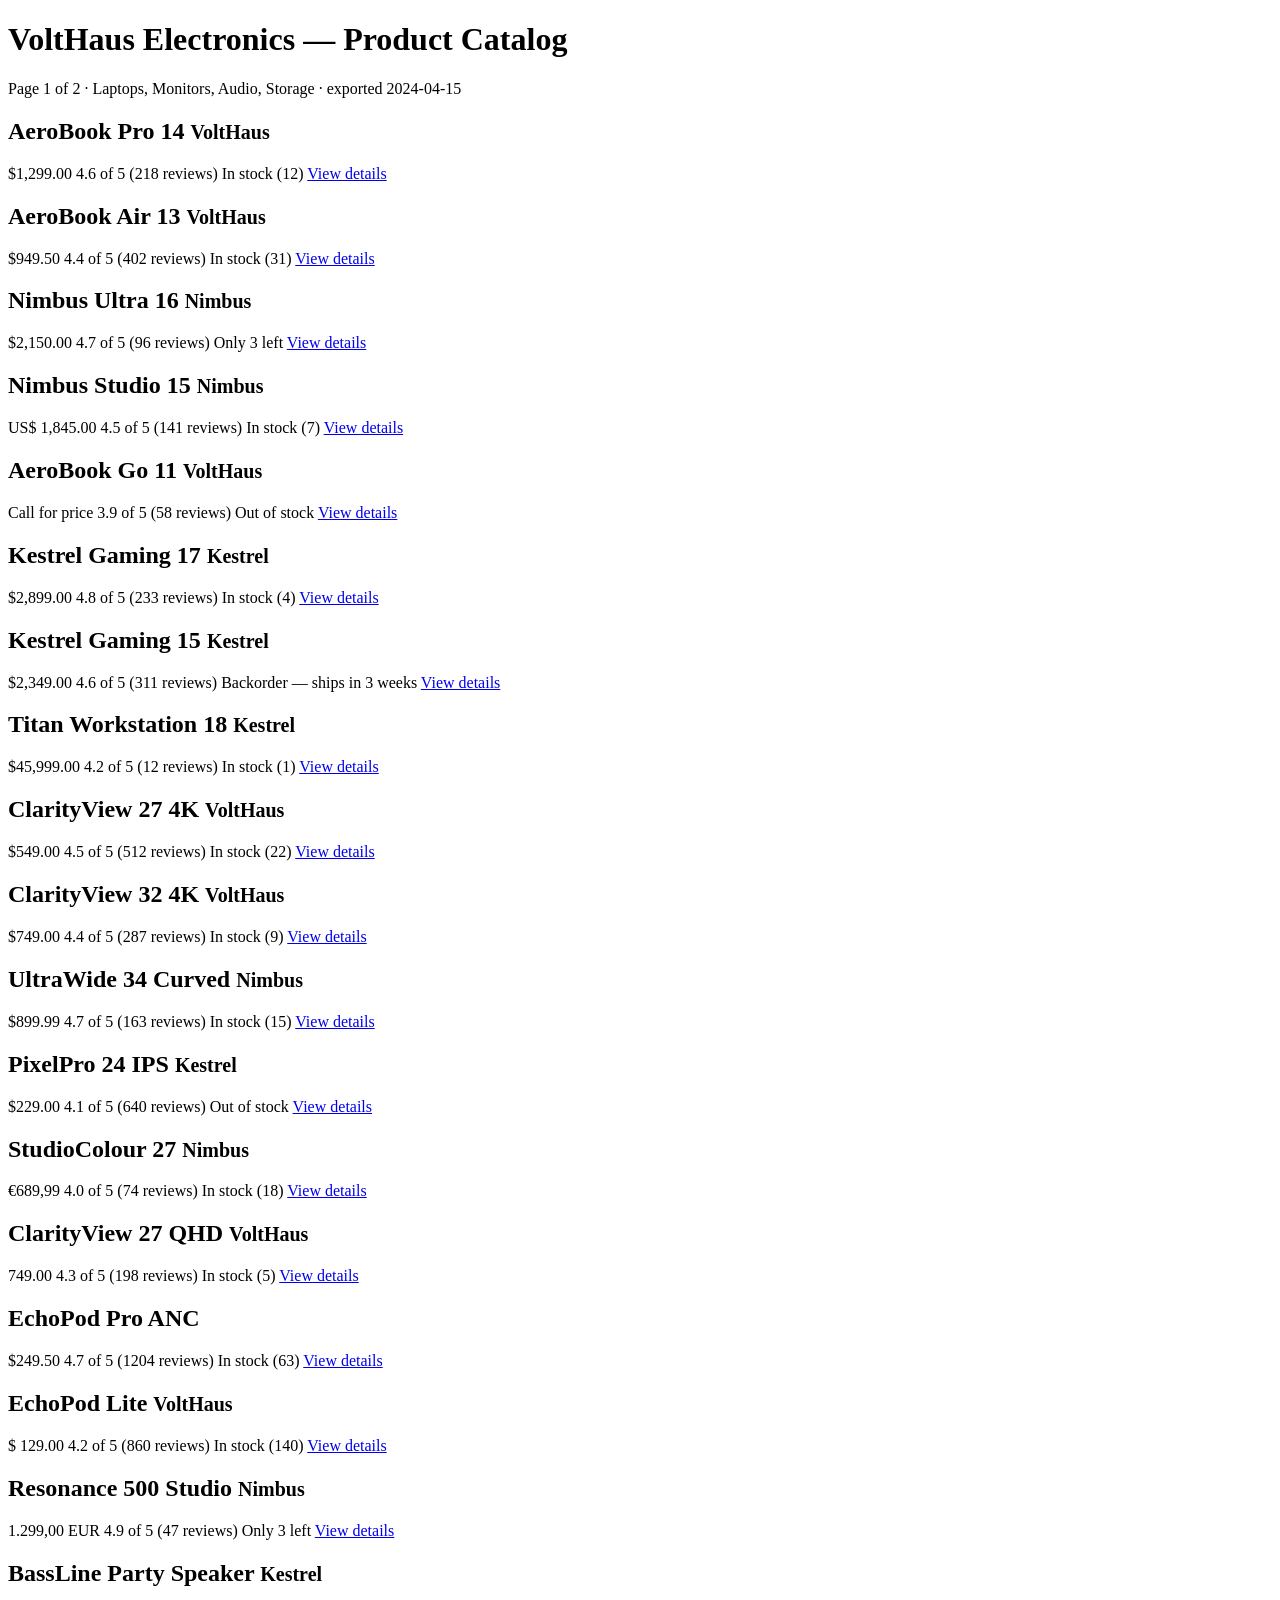
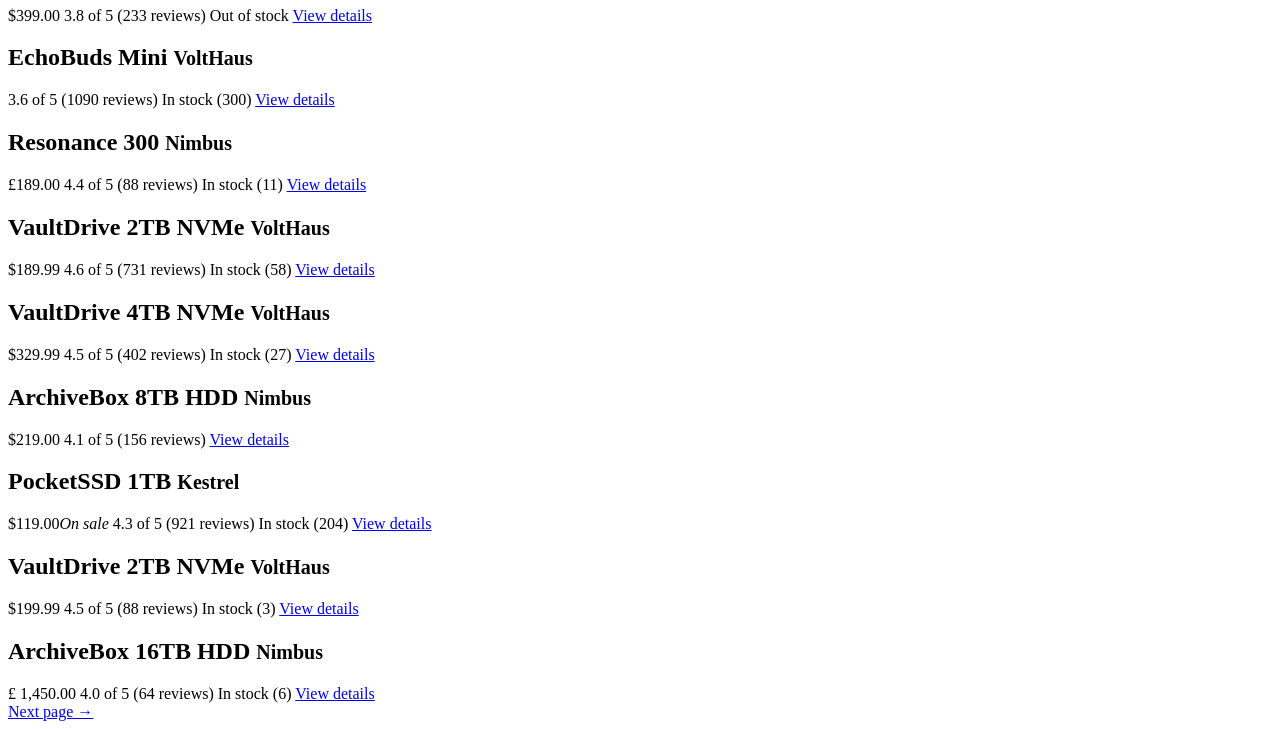
<file: auto-report/fixtures/volthaus_catalog_p1.html>
<!DOCTYPE html>
<html lang="en">
<head>
<meta charset="utf-8">
<meta name="viewport" content="width=device-width, initial-scale=1">
<title>VoltHaus Electronics &mdash; Product Catalog (page 1 of 2)</title>
<meta name="description" content="Offline fixture: static export of a retail storefront listing page. Deliberately messy.">
</head>
<body class="catalog-page">
<div class="catalog" data-page="1" data-exported="2024-04-15" data-default-currency="USD">
  <header class="catalog-header">
    <h1>VoltHaus Electronics &mdash; Product Catalog</h1>
    <p class="catalog-meta">Page 1 of 2 &middot; Laptops, Monitors, Audio, Storage &middot; exported 2024-04-15</p>
  </header>

  <!-- Listing grid. Source markup is deliberately messy: dirty prices, malformed dates,
       duplicated SKUs, one unclosed <em>, one unclosed <div>. -->
  <section class="product-grid" id="grid">

    <article class="product-card" data-sku="VH-LAP-1001" data-category="Laptops" data-listed="2024-01-14">
      <h2 class="product-title">AeroBook Pro 14 <small class="brand">VoltHaus</small></h2>
      <span class="price" data-currency="USD">$1,299.00</span>
      <span class="rating" data-score="4.6" data-count="218">4.6 of 5 (218 reviews)</span>
      <span class="stock-status">In stock (12)</span>
      <a class="product-link" href="/p/vh-lap-1001">View details</a>
    </article>

    <article class="product-card" data-sku="VH-LAP-1002" data-category="Laptops" data-listed="2024-01-22">
      <h2 class="product-title">AeroBook Air 13 <small class="brand">VoltHaus</small></h2>
      <span class="price" data-currency="USD">$949.50</span>
      <span class="rating" data-score="4.4" data-count="402">4.4 of 5 (402 reviews)</span>
      <span class="stock-status">In stock (31)</span>
      <a class="product-link" href="/p/vh-lap-1002">View details</a>
    </article>

    <article class="product-card" data-sku="VH-LAP-1003" data-category="Laptops" data-listed="2024-02-05">
      <h2 class="product-title">Nimbus Ultra 16 <small class="brand">Nimbus</small></h2>
      <span class="price" data-currency="USD">$2,150.00</span>
      <span class="rating" data-score="4.7" data-count="96">4.7 of 5 (96 reviews)</span>
      <span class="stock-status">Only 3 left</span>
      <a class="product-link" href="/p/vh-lap-1003">View details</a>
    </article>

    <article class="product-card" data-sku="VH-LAP-1004" data-category="Laptops" data-listed="14/02/2024">
      <h2 class="product-title">Nimbus Studio 15 <small class="brand">Nimbus</small></h2>
      <span class="price">US$ 1,845.00</span>
      <span class="rating" data-score="4.5" data-count="141">4.5 of 5 (141 reviews)</span>
      <span class="stock-status">In stock (7)</span>
      <a class="product-link" href="/p/vh-lap-1004">View details</a>
    </article>

    <article class="product-card" data-sku="VH-LAP-1005" data-category="Laptops" data-listed="2024-02-18">
      <h2 class="product-title">AeroBook Go 11 <small class="brand">VoltHaus</small></h2>
      <span class="price" data-currency="USD">Call for price</span>
      <span class="rating" data-score="3.9" data-count="58">3.9 of 5 (58 reviews)</span>
      <span class="stock-status">Out of stock</span>
      <a class="product-link" href="/p/vh-lap-1005">View details</a>
    </article>

    <article class="product-card" data-sku="VH-LAP-1006" data-category="Laptops" data-listed="Feb 24, 2024">
      <h2 class="product-title">Kestrel Gaming 17 <small class="brand">Kestrel</small></h2>
      <span class="price" data-currency="USD">$2,899.00</span>
      <span class="rating" data-score="4.8" data-count="233">4.8 of 5 (233 reviews)</span>
      <span class="stock-status">In stock (4)</span>
      <a class="product-link" href="/p/vh-lap-1006">View details</a>
    </article>

    <article class="product-card" data-sku="VH-LAP-1007" data-category="Laptops" data-listed="2024-03-02">
      <h2 class="product-title">Kestrel Gaming 15 <small class="brand">Kestrel</small></h2>
      <span class="price" data-currency="USD">$2,349.00</span>
      <span class="rating" data-score="4.6" data-count="311">4.6 of 5 (311 reviews)</span>
      <span class="stock-status">Backorder &mdash; ships in 3 weeks</span>
      <a class="product-link" href="/p/vh-lap-1007">View details</a>
    </article>

    <article class="product-card" data-sku="VH-LAP-1008" data-category="Laptops" data-listed="2024-03-09">
      <h2 class="product-title">Titan Workstation 18 <small class="brand">Kestrel</small></h2>
      <span class="price" data-currency="USD">$45,999.00</span>
      <span class="rating" data-score="4.2" data-count="12">4.2 of 5 (12 reviews)</span>
      <span class="stock-status">In stock (1)</span>
      <a class="product-link" href="/p/vh-lap-1008">View details</a>
    </article>

    <article class="product-card" data-sku="VH-MON-2001" data-category="Monitors" data-listed="2024-01-09">
      <h2 class="product-title">ClarityView 27 4K <small class="brand">VoltHaus</small></h2>
      <span class="price" data-currency="USD">$549.00</span>
      <span class="rating" data-score="4.5" data-count="512">4.5 of 5 (512 reviews)</span>
      <span class="stock-status">In stock (22)</span>
      <a class="product-link" href="/p/vh-mon-2001">View details</a>
    </article>

    <article class="product-card" data-sku="VH-MON-2002" data-category="Monitors" data-listed="2024-01-30">
      <h2 class="product-title">ClarityView 32 4K <small class="brand">VoltHaus</small></h2>
      <span class="price" data-currency="USD">$749.00</span>
      <span class="rating" data-score="4.4" data-count="287">4.4 of 5 (287 reviews)</span>
      <span class="stock-status">In stock (9)</span>
      <a class="product-link" href="/p/vh-mon-2002">View details</a>
    </article>

    <article class="product-card" data-sku="VH-MON-2003" data-category="Monitors" data-listed="2024-02-11">
      <h2 class="product-title">UltraWide 34 Curved <small class="brand">Nimbus</small></h2>
      <span class="price" data-currency="USD">$899.99</span>
      <span class="rating" data-score="4.7" data-count="163">4.7 of 5 (163 reviews)</span>
      <span class="stock-status">In stock (15)</span>
      <a class="product-link" href="/p/vh-mon-2003">View details</a>
    </article>

    <article class="product-card" data-sku="VH-MON-2004" data-category="Monitors" data-listed="2024-02-27">
      <h2 class="product-title">PixelPro 24 IPS <small class="brand">Kestrel</small></h2>
      <div class="card-footer">
      <span class="price" data-currency="USD">$229.00</span>
      <span class="rating" data-score="4.1" data-count="640">4.1 of 5 (640 reviews)</span>
      <span class="stock-status">Out of stock</span>
      <a class="product-link" href="/p/vh-mon-2004">View details</a>
    </article>

    <article class="product-card" data-sku="VH-MON-2005" data-category="Monitors" data-listed="Mar 3, 2024">
      <h2 class="product-title">StudioColour 27 <small class="brand">Nimbus</small></h2>
      <span class="price" data-currency="EUR">&euro;689,99</span>
      <span class="rating" data-score="4.0" data-count="74">4.0 of 5 (74 reviews)</span>
      <span class="stock-status">In stock (18)</span>
      <a class="product-link" href="/p/vh-mon-2005">View details</a>
    </article>

    <article class="product-card" data-sku="VH-MON-2006" data-category="Monitors" data-listed="2024/03/19">
      <h2 class="product-title">ClarityView 27 QHD <small class="brand">VoltHaus</small></h2>
      <span class="price">749.00</span>
      <span class="rating" data-score="4.3" data-count="198">4.3 of 5 (198 reviews)</span>
      <span class="stock-status">In stock (5)</span>
      <a class="product-link" href="/p/vh-mon-2006">View details</a>
    </article>

    <article class="product-card" data-sku="VH-AUD-2101" data-category="Audio" data-listed="2024-01-05">
      <h2 class="product-title">EchoPod Pro ANC</h2>
      <span class="price" data-currency="USD">$249.50</span>
      <span class="rating" data-score="4.7" data-count="1204">4.7 of 5 (1204 reviews)</span>
      <span class="stock-status">In stock (63)</span>
      <a class="product-link" href="/p/vh-aud-2101">View details</a>
    </article>

    <article class="product-card" data-sku="VH-AUD-2102" data-category="Audio" data-listed="2024-01-19">
      <h2 class="product-title">EchoPod Lite <small class="brand">VoltHaus</small></h2>
      <span class="price" data-currency="USD">
          $  129.00
      </span>
      <span class="rating" data-score="4.2" data-count="860">4.2 of 5 (860 reviews)</span>
      <span class="stock-status">In stock (140)</span>
      <a class="product-link" href="/p/vh-aud-2102">View details</a>
    </article>

    <article class="product-card" data-sku="VH-AUD-2103" data-category="Audio" data-listed="2024-02-08">
      <h2 class="product-title">Resonance 500 Studio <small class="brand">Nimbus</small></h2>
      <span class="price">1.299,00 EUR</span>
      <span class="rating" data-score="4.9" data-count="47">4.9 of 5 (47 reviews)</span>
      <span class="stock-status">Only 3 left</span>
      <a class="product-link" href="/p/vh-aud-2103">View details</a>
    </article>

    <article class="product-card" data-sku="VH-AUD-2104" data-category="Audio" data-listed="2024-02-21">
      <h2 class="product-title">BassLine Party Speaker <small class="brand">Kestrel</small></h2>
      <span class="price" data-currency="USD">$399.00</span>
      <span class="rating" data-score="3.8" data-count="233">3.8 of 5 (233 reviews)</span>
      <span class="stock-status">Out of stock</span>
      <a class="product-link" href="/p/vh-aud-2104">View details</a>
    </article>

    <article class="product-card" data-sku="VH-AUD-2105" data-category="Audio" data-listed="2024-03-05">
      <h2 class="product-title">EchoBuds Mini <small class="brand">VoltHaus</small></h2>
      <span class="price" data-currency="USD"></span>
      <span class="rating" data-score="3.6" data-count="1090">3.6 of 5 (1090 reviews)</span>
      <span class="stock-status">In stock (300)</span>
      <a class="product-link" href="/p/vh-aud-2105">View details</a>
    </article>

    <article class="product-card" data-sku="VH-AUD-2106" data-category="Audio" data-listed="2024-03-27">
      <h2 class="product-title">Resonance 300 <small class="brand">Nimbus</small></h2>
      <span class="price" data-currency="GBP">&pound;189.00</span>
      <span class="rating" data-score="4.4" data-count="88">4.4 of 5 (88 reviews)</span>
      <span class="stock-status">In stock (11)</span>
      <a class="product-link" href="/p/vh-aud-2106">View details</a>
    </article>

    <article class="product-card" data-sku="VH-STO-2201" data-category="Storage">
      <h2 class="product-title">VaultDrive 2TB NVMe <small class="brand">VoltHaus</small></h2>
      <span class="price" data-currency="USD">$189.99</span>
      <span class="rating" data-score="4.6" data-count="731">4.6 of 5 (731 reviews)</span>
      <span class="stock-status">In stock (58)</span>
      <a class="product-link" href="/p/vh-sto-2201">View details</a>
    </article>

    <article class="product-card" data-sku="VH-STO-2202" data-category="Storage" data-listed="2024-02-02">
      <h2 class="product-title">VaultDrive 4TB NVMe <small class="brand">VoltHaus</small></h2>
      <span class="price" data-currency="USD">$329.99</span>
      <span class="rating" data-score="4.5" data-count="402">4.5 of 5 (402 reviews)</span>
      <span class="stock-status">In stock (27)</span>
      <a class="product-link" href="/p/vh-sto-2202">View details</a>
    </article>

    <article class="product-card" data-sku="VH-STO-2203" data-category="Storage" data-listed="2024-02-14">
      <h2 class="product-title">ArchiveBox 8TB HDD <small class="brand">Nimbus</small></h2>
      <span class="price" data-currency="USD">$219.00</span>
      <span class="rating" data-score="4.1" data-count="156">4.1 of 5 (156 reviews)</span>
      <a class="product-link" href="/p/vh-sto-2203">View details</a>
    </article>

    <article class="product-card" data-sku="VH-STO-2204" data-category="Storage" data-listed="2024-03-01">
      <h2 class="product-title">PocketSSD 1TB <small class="brand">Kestrel</small></h2>
      <span class="price" data-currency="USD">$119.00<em class="badge">On sale</em></span>
      <span class="rating" data-score="4.3" data-count="921">4.3 of 5 (921 reviews)</span>
      <span class="stock-status">In stock (204)</span>
      <a class="product-link" href="/p/vh-sto-2204">View details</a>
    </article>

    <article class="product-card" data-sku="VH-STO-2205" data-category="Storage" data-listed="2024-03-12">
      <h2 class="product-title">VaultDrive 2TB NVMe <small class="brand">VoltHaus</small></h2>
      <span class="price" data-currency="USD">$199.99</span>
      <span class="rating" data-score="4.5" data-count="88">4.5 of 5 (88 reviews)</span>
      <span class="stock-status">In stock (3)</span>
      <a class="product-link" href="/p/vh-sto-2205">View details</a>
    </article>

    <article class="product-card" data-sku="VH-STO-2206" data-category="Storage" data-listed="2024-03-22">
      <h2 class="product-title">ArchiveBox 16TB HDD <small class="brand">Nimbus</small></h2>
      <span class="price" data-currency="USD">&pound; 1,450.00</span>
      <span class="rating" data-score="4.0" data-count="64">4.0 of 5 (64 reviews)</span>
      <span class="stock-status">In stock (6)</span>
      <a class="product-link" href="/p/vh-sto-2206">View details</a>
    </article>

  </section>

  <!-- Trap for regex-only scrapers: commented-out products must NOT be extracted.
    <article class="product-card" data-sku="VH-OLD-0001" data-category="Laptops" data-listed="2020-01-01">
      <h2 class="product-title">Discontinued Model X <small class="brand">VoltHaus</small></h2>
      <span class="price" data-currency="USD">$1.00</span>
    </article>
  -->

  <script type="text/javascript">
    /* Client-side recommendation stub. Inline JS contains product-shaped text that
       poisons scrapers which read the raw response body instead of parsing the DOM. */
    var recommendations = [
      { sku: "VH-XXX-9999", title: "Phantom Product Zero", price: "$9,999.00", currency: "USD" },
      { sku: "VH-XXX-9998", title: "Phantom Product One",  price: "US$ 1.00",   currency: "USD" }
    ];
    window.__RECS__ = recommendations;
  </script>

  <nav class="pagination"><a class="next-page" href="/catalog?page=2">Next page &rarr;</a></nav>
</div>
</body>
</html>
</file>
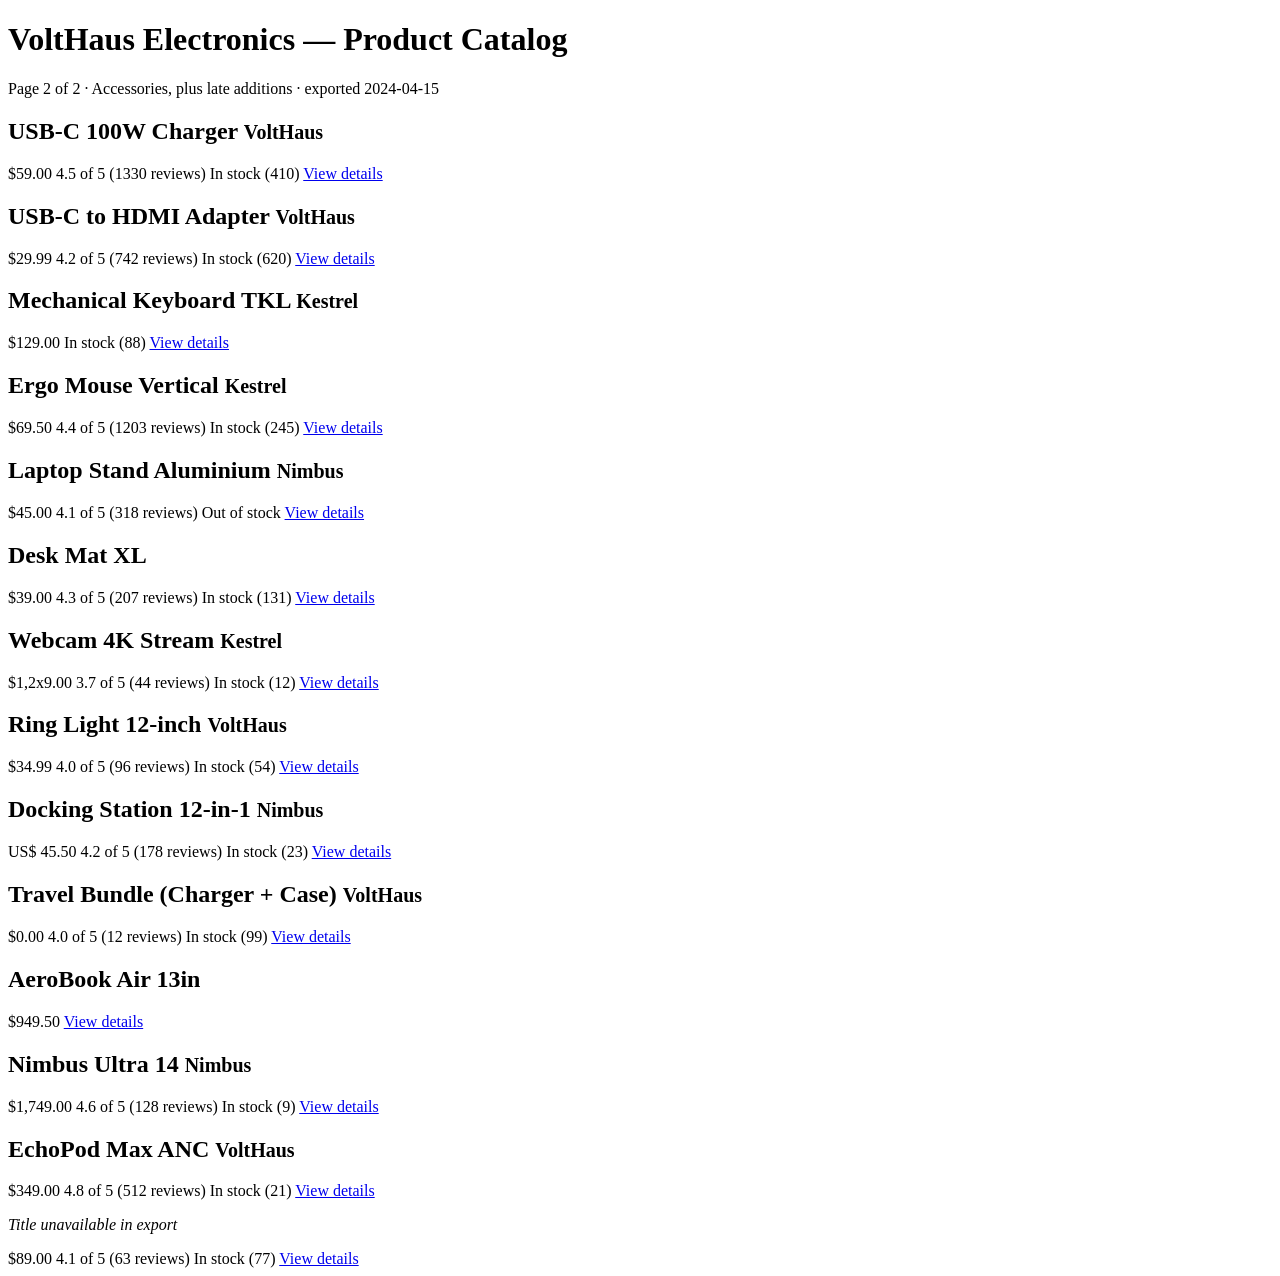
<file: auto-report/fixtures/volthaus_catalog_p2.html>
<!DOCTYPE html>
<html lang="en">
<head>
<meta charset="utf-8">
<meta name="viewport" content="width=device-width, initial-scale=1">
<title>VoltHaus Electronics &mdash; Product Catalog (page 2 of 2)</title>
<meta name="description" content="Offline fixture: page 2 of the storefront listing. Carries a cross-page duplicate SKU.">
</head>
<body class="catalog-page">
<div class="catalog" data-page="2" data-exported="2024-04-15" data-default-currency="USD">
  <header class="catalog-header">
    <h1>VoltHaus Electronics &mdash; Product Catalog</h1>
    <p class="catalog-meta">Page 2 of 2 &middot; Accessories, plus late additions &middot; exported 2024-04-15</p>
  </header>

  <section class="product-grid" id="grid">

    <article class="product-card" data-sku="VH-ACC-3001" data-category="Accessories" data-listed="2024-01-16">
      <h2 class="product-title">USB-C 100W Charger <small class="brand">VoltHaus</small></h2>
      <span class="price" data-currency="USD">$59.00</span>
      <span class="rating" data-score="4.5" data-count="1330">4.5 of 5 (1330 reviews)</span>
      <span class="stock-status">In stock (410)</span>
      <a class="product-link" href="/p/vh-acc-3001">View details</a>
    </article>

    <article class="product-card" data-sku="VH-ACC-3002" data-category="Accessories" data-listed="2024-01-28">
      <h2 class="product-title">USB-C to HDMI Adapter <small class="brand">VoltHaus</small></h2>
      <span class="price" data-currency="USD">$29.99</span>
      <span class="rating" data-score="4.2" data-count="742">4.2 of 5 (742 reviews)</span>
      <span class="stock-status">In stock (620)</span>
      <a class="product-link" href="/p/vh-acc-3002">View details</a>
    </article>

    <article class="product-card" data-sku="VH-ACC-3003" data-category="Accessories" data-listed="2024-02-12">
      <h2 class="product-title">Mechanical Keyboard TKL <small class="brand">Kestrel</small></h2>
      <span class="price" data-currency="USD">$129.00</span>
      <span class="stock-status">In stock (88)</span>
      <a class="product-link" href="/p/vh-acc-3003">View details</a>
    </article>

    <article class="product-card" data-sku="VH-ACC-3004" data-category="Accessories" data-listed="2024-02-25">
      <h2 class="product-title">Ergo Mouse Vertical <small class="brand">Kestrel</small></h2>
      <span class="price" data-currency="USD">$69.50</span>
      <span class="rating" data-score="4.4" data-count="1203">4.4 of 5 (1203 reviews)</span>
      <span class="stock-status">In stock (245)</span>
      <a class="product-link" href="/p/vh-acc-3004">View details</a>
    </article>

    <article class="product-card" data-sku="VH-ACC-3005" data-category="Accessories" data-listed="2024-03-04">
      <h2 class="product-title">Laptop Stand Aluminium <small class="brand">Nimbus</small></h2>
      <span class="price" data-currency="USD">$45.00</span>
      <span class="rating" data-score="4.1" data-count="318">4.1 of 5 (318 reviews)</span>
      <span class="stock-status">Out of stock</span>
      <a class="product-link" href="/p/vh-acc-3005">View details</a>
    </article>

    <article class="product-card" data-sku="VH-ACC-3006" data-category="Accessories" data-listed="">
      <h2 class="product-title">Desk Mat XL</h2>
      <span class="price" data-currency="USD">$39.00</span>
      <span class="rating" data-score="4.3" data-count="207">4.3 of 5 (207 reviews)</span>
      <span class="stock-status">In stock (131)</span>
      <a class="product-link" href="/p/vh-acc-3006">View details</a>
    </article>

    <article class="product-card" data-sku="VH-ACC-3007" data-category="Accessories" data-listed="2024-03-18">
      <h2 class="product-title">Webcam 4K Stream <small class="brand">Kestrel</small></h2>
      <span class="price" data-currency="USD">$1,2x9.00</span>
      <span class="rating" data-score="3.7" data-count="44">3.7 of 5 (44 reviews)</span>
      <span class="stock-status">In stock (12)</span>
      <a class="product-link" href="/p/vh-acc-3007">View details</a>
    </article>

    <article class="product-card" data-sku="" data-category="Accessories" data-listed="2024-03-20">
      <h2 class="product-title">Ring Light 12-inch <small class="brand">VoltHaus</small></h2>
      <span class="price" data-currency="USD">$34.99</span>
      <span class="rating" data-score="4.0" data-count="96">4.0 of 5 (96 reviews)</span>
      <span class="stock-status">In stock (54)</span>
      <a class="product-link" href="/p/vh-acc-3008">View details</a>
    </article>

    <article class="product-card" data-sku="VH-ACC-3009" data-category="Accessories" data-listed="2024-03-24">
      <h2 class="product-title">Docking Station 12-in-1 <small class="brand">Nimbus</small></h2>
      <span class="price">US$ 45.50</span>
      <span class="rating" data-score="4.2" data-count="178">4.2 of 5 (178 reviews)</span>
      <span class="stock-status">In stock (23)</span>
      <a class="product-link" href="/p/vh-acc-3009">View details</a>
    </article>

    <article class="product-card" data-sku="VH-ACC-3010" data-category="Accessories" data-listed="2024-03-29">
      <h2 class="product-title">Travel Bundle (Charger + Case) <small class="brand">VoltHaus</small></h2>
      <span class="price" data-currency="USD">$0.00</span>
      <span class="rating" data-score="4.0" data-count="12">4.0 of 5 (12 reviews)</span>
      <span class="stock-status">In stock (99)</span>
      <a class="product-link" href="/p/vh-acc-3010">View details</a>
    </article>

    <!-- Cross-page duplicate: same SKU as page 1, but a stubbier record.
         The cleaner must keep the more complete of the two. -->
    <article class="product-card" data-sku="VH-LAP-1002" data-category="Laptops">
      <h2 class="product-title">AeroBook Air 13in</h2>
      <span class="price" data-currency="USD">$949.50</span>
      <a class="product-link" href="/p/vh-lap-1002">View details</a>
    </article>

    <article class="product-card" data-sku="VH-LAP-1009" data-category="Laptops" data-listed="2024-04/02">
      <h2 class="product-title">Nimbus Ultra 14 <small class="brand">Nimbus</small></h2>
      <span class="price" data-currency="USD">$1,749.00</span>
      <span class="rating" data-score="4.6" data-count="128">4.6 of 5 (128 reviews)</span>
      <span class="stock-status">In stock (9)</span>
      <a class="product-link" href="/p/vh-lap-1009">View details</a>
    </article>

    <article class="product-card" data-sku="VH-AUD-2107" data-category="Audio" data-listed="2024-13-45">
      <h2 class="product-title">EchoPod Max ANC <small class="brand">VoltHaus</small></h2>
      <span class="price" data-currency="USD">$349.00</span>
      <span class="rating" data-score="4.8" data-count="512">4.8 of 5 (512 reviews)</span>
      <span class="stock-status">In stock (21)</span>
      <a class="product-link" href="/p/vh-aud-2107">View details</a>
    </article>

    <article class="product-card" data-sku="VH-AUD-2108" data-category="Audio" data-listed="2024-04-08">
      <p class="product-title-missing"><em>Title unavailable in export</em></p>
      <span class="price" data-currency="USD">$89.00</span>
      <span class="rating" data-score="4.1" data-count="63">4.1 of 5 (63 reviews)</span>
      <span class="stock-status">In stock (77)</span>
      <a class="product-link" href="/p/vh-aud-2108">View details</a>
    </article>

  </section>
</div>
</body>
</html>
</file>
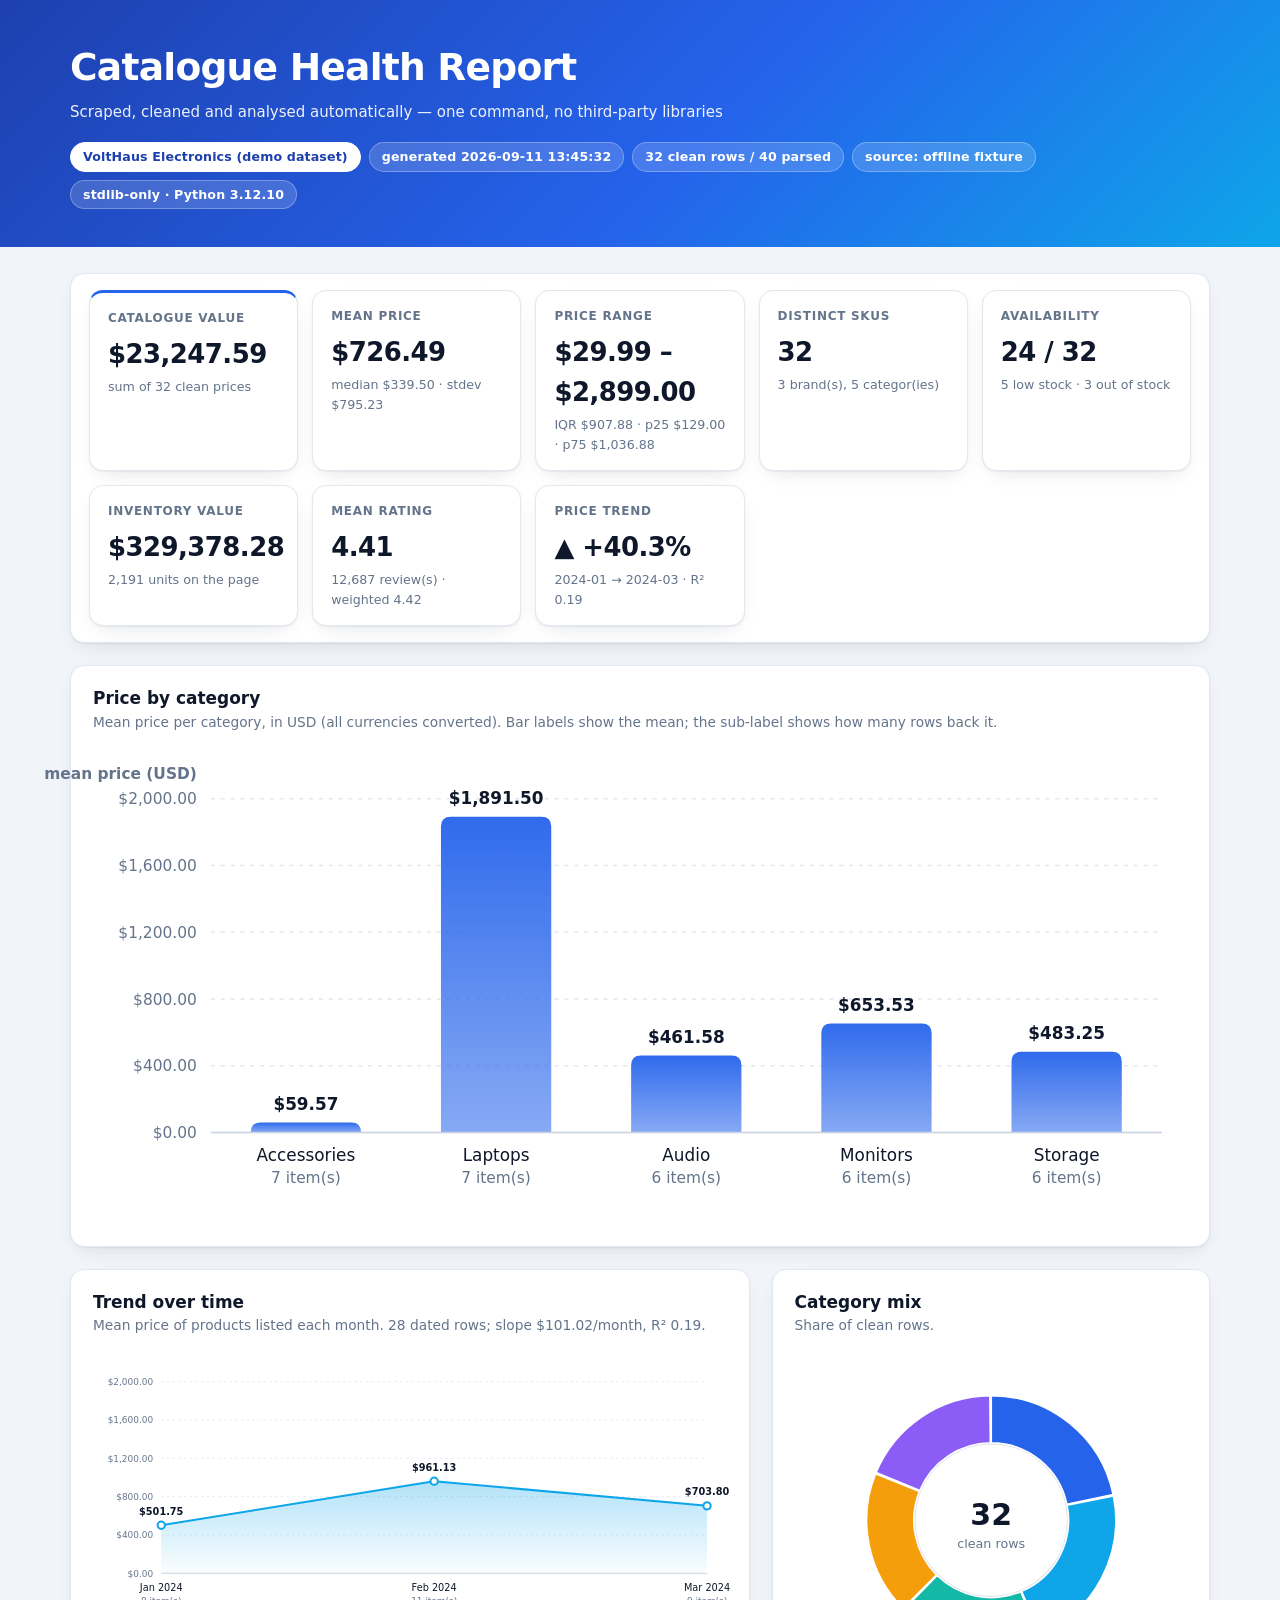
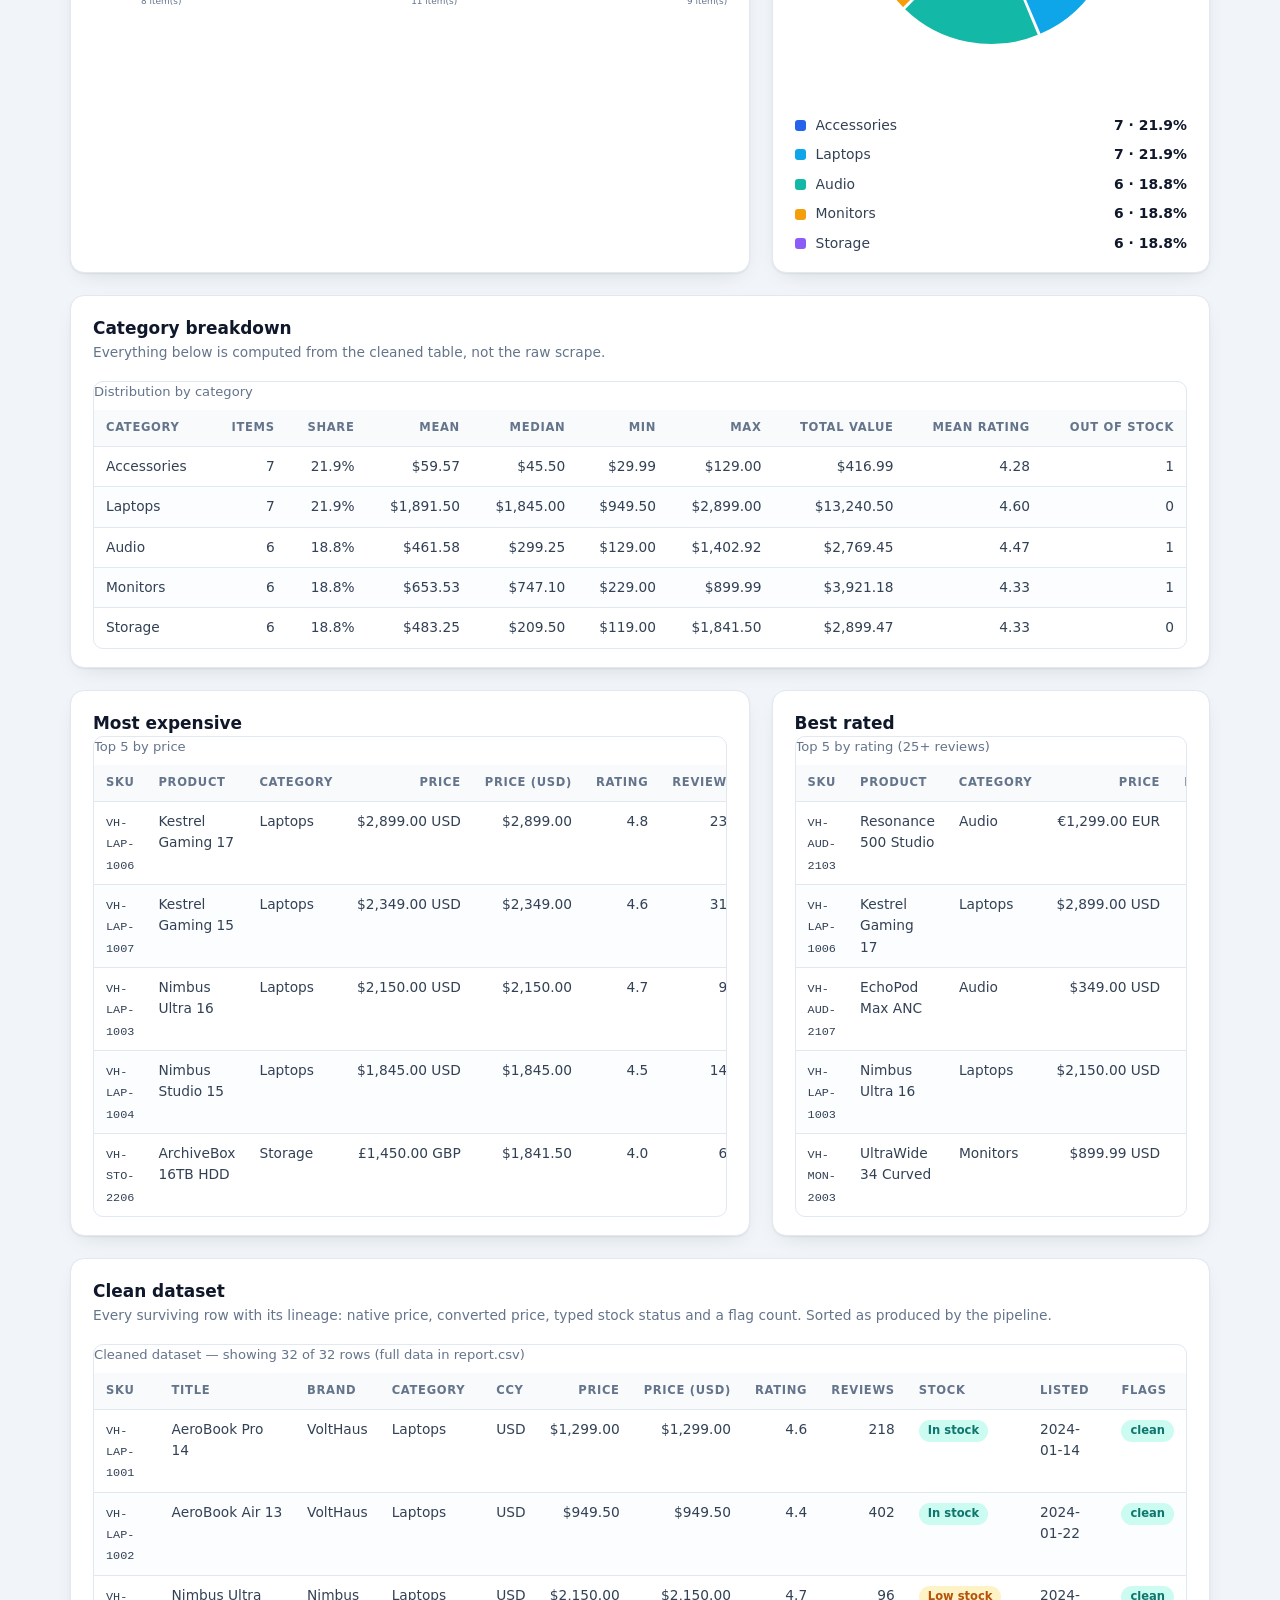
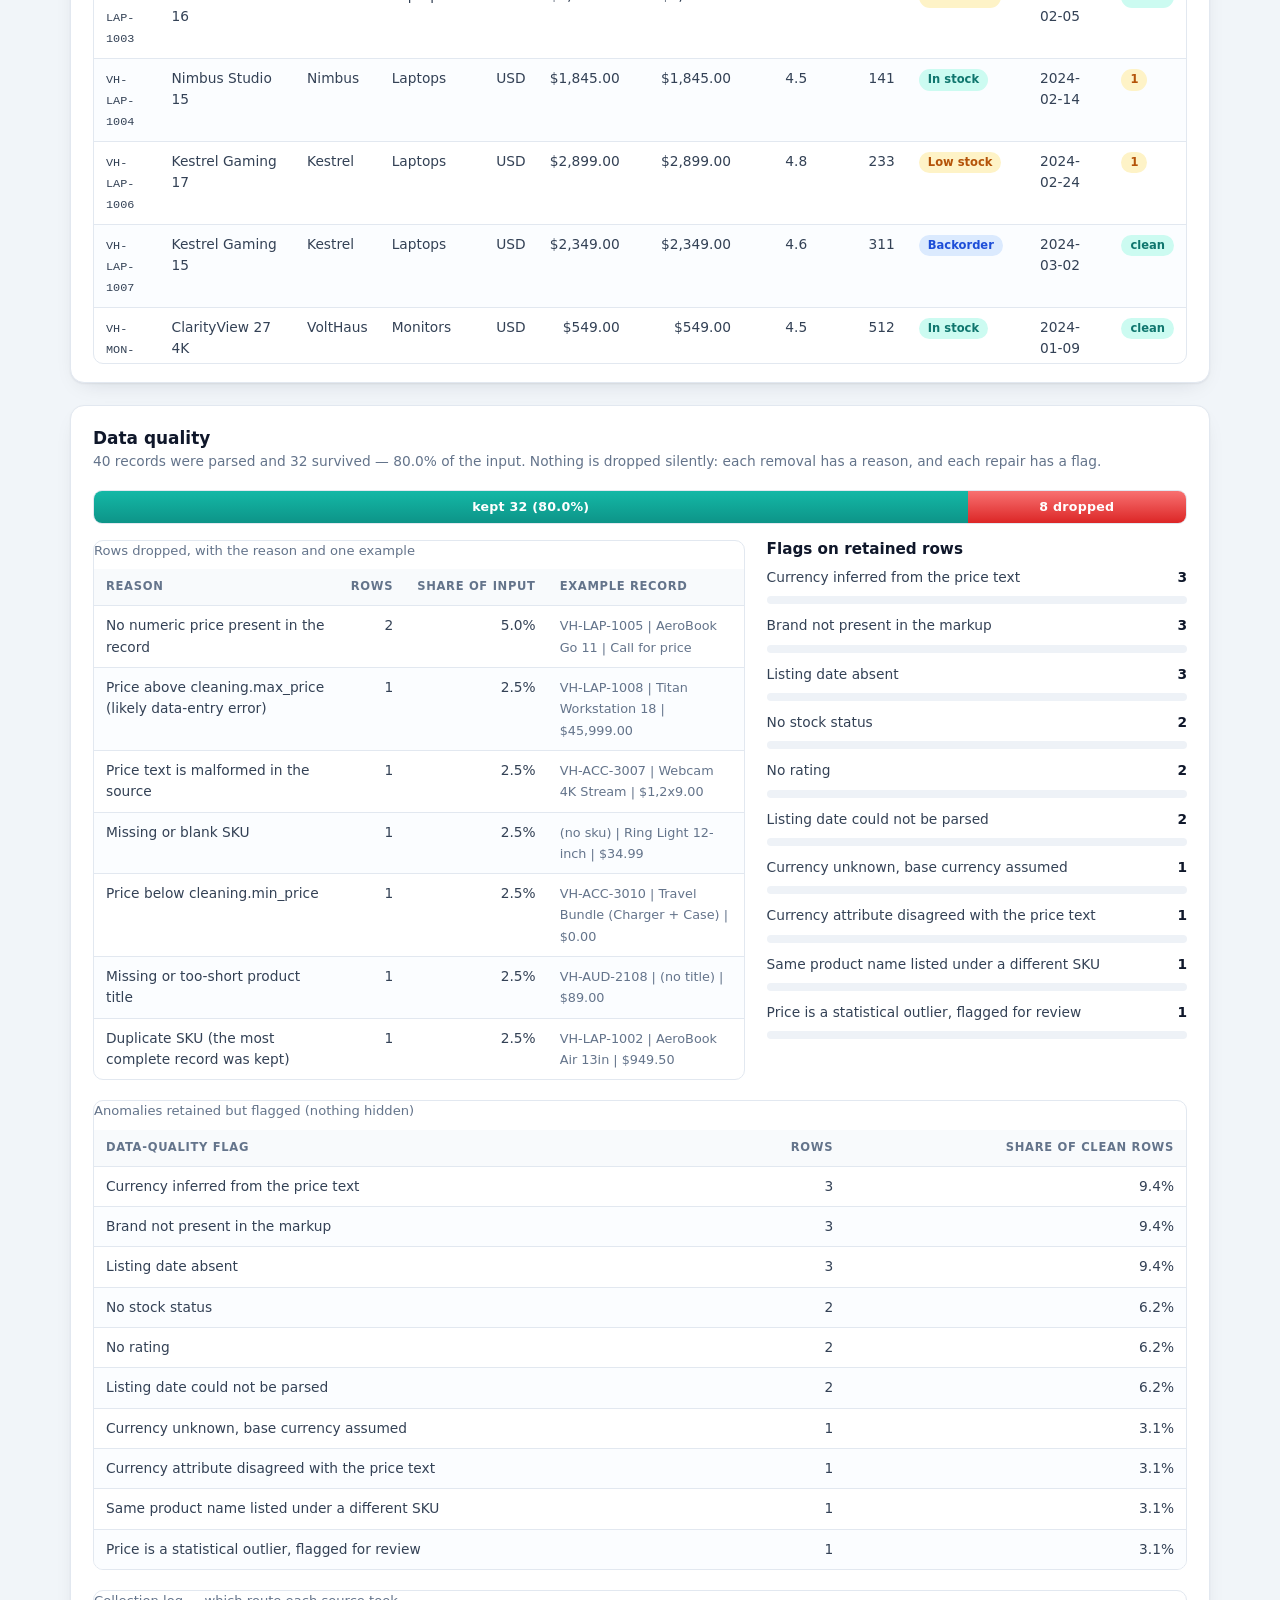
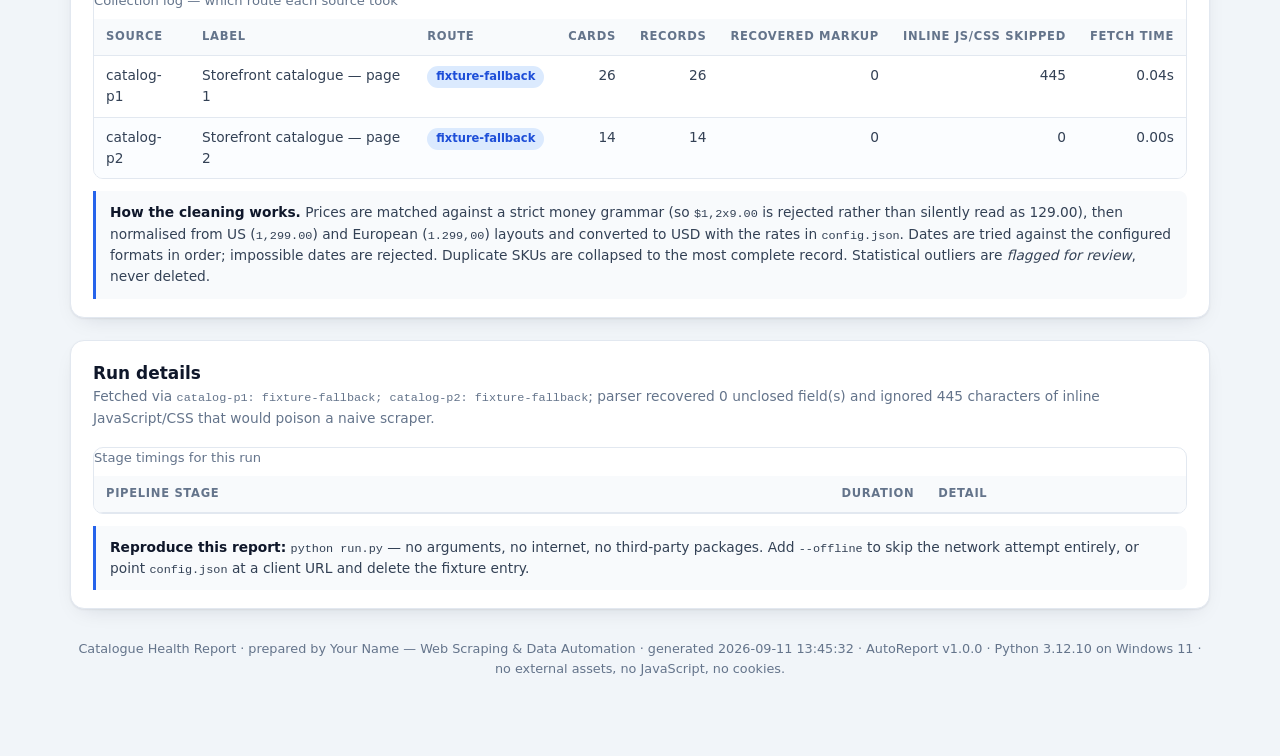
<file: auto-report/output/report.html>
<!DOCTYPE html>
<html lang="en">
<head>
<meta charset="utf-8">
<meta name="viewport" content="width=device-width, initial-scale=1">
<title>Catalogue Health Report</title>
<meta name="description" content="Self-contained data pipeline report: scraped, cleaned, analysed and rendered with the Python standard library.">
<style>
:root{
  --accent:#2563eb; --accent-dark:#1e40af; --ink:#0f172a; --body:#334155;
  --muted:#64748b; --line:#e2e8f0; --bg:#f1f5f9; --card:#ffffff;
  --ok:#0f766e; --ok-bg:#ccfbf1; --warn:#b45309; --warn-bg:#fef3c7;
  --bad:#b91c1c; --bad-bg:#fee2e2; --info:#1d4ed8; --info-bg:#dbeafe; --muted-bg:#e2e8f0;
  --shadow:0 1px 2px rgba(15,23,42,.06),0 8px 24px -12px rgba(15,23,42,.18);
  --radius:14px;
}
*,*::before,*::after{box-sizing:border-box}
html{-webkit-text-size-adjust:100%}
body{
  margin:0; background:var(--bg); color:var(--body);
  font-family:system-ui,-apple-system,"Segoe UI",Roboto,Helvetica,Arial,sans-serif;
  font-size:15px; line-height:1.55;
}
.wrap{max-width:1180px;margin:0 auto;padding:0 20px 64px}
a{color:var(--accent)}
h1,h2,h3{color:var(--ink);line-height:1.25;margin:0}
code,kbd{font-family:ui-monospace,SFMono-Regular,Menlo,Consolas,monospace;font-size:.86em}

/* ---------- header ---------- */
.hero{
  background:linear-gradient(135deg,var(--accent-dark) 0%,var(--accent) 55%,#0ea5e9 100%);
  color:#fff;padding:44px 0 38px;margin-bottom:26px;
}
.hero .wrap{padding-bottom:0}
.hero h1{color:#fff;font-size:clamp(1.5rem,3.4vw,2.35rem);letter-spacing:-.02em}
.hero p.lede{margin:.6rem 0 0;max-width:70ch;color:rgba(255,255,255,.92)}
.hero .meta{margin-top:1.15rem;display:flex;flex-wrap:wrap;gap:8px}
.pill{
  display:inline-flex;align-items:center;gap:6px;background:rgba(255,255,255,.16);
  border:1px solid rgba(255,255,255,.28);color:#fff;border-radius:999px;
  padding:4px 12px;font-size:.79rem;font-weight:600;letter-spacing:.01em;
}
.pill.is-solid{background:#fff;color:var(--accent-dark);border-color:#fff}

/* ---------- cards + grid ---------- */
.card{background:var(--card);border:1px solid var(--line);border-radius:var(--radius);
  box-shadow:var(--shadow);padding:22px 22px 18px;margin:0 0 22px}
.card>h2{font-size:1.06rem;margin-bottom:2px}
.card>p.hint{margin:.15rem 0 1.1rem;color:var(--muted);font-size:.86rem}
.grid{display:grid;gap:22px}
.grid.two{grid-template-columns:minmax(0,1.55fr) minmax(0,1fr)}
.grid.kpi{grid-template-columns:repeat(auto-fit,minmax(186px,1fr));gap:14px;margin-bottom:22px}
@media (max-width:880px){.grid.two{grid-template-columns:1fr}}

.kpi{background:var(--card);border:1px solid var(--line);border-radius:var(--radius);
  box-shadow:var(--shadow);padding:16px 18px}
.kpi .label{display:block;font-size:.75rem;font-weight:700;letter-spacing:.06em;
  text-transform:uppercase;color:var(--muted)}
.kpi .value{display:block;font-size:1.62rem;font-weight:700;color:var(--ink);
  letter-spacing:-.02em;margin-top:6px}
.kpi .sub{display:block;font-size:.79rem;color:var(--muted);margin-top:3px}
.kpi.accent{border-top:3px solid var(--accent)}

/* ---------- charts ---------- */
.chart{width:100%}
.chart svg{display:block;width:100%;height:auto;overflow:visible}
.legend{list-style:none;margin:14px 0 0;padding:0;display:grid;gap:8px}
.legend li{display:flex;align-items:center;gap:10px;font-size:.87rem}
.swatch{width:11px;height:11px;border-radius:3px;flex:0 0 auto}
.legend .name{flex:1 1 auto;min-width:0;overflow:hidden;text-overflow:ellipsis;white-space:nowrap}
.legend .val{font-variant-numeric:tabular-nums;color:var(--ink);font-weight:600}

/* ---------- tables ---------- */
.table-wrap{overflow-x:auto;border:1px solid var(--line);border-radius:10px}
table{border-collapse:collapse;width:100%;font-size:.86rem}
caption{caption-side:top;text-align:left;color:var(--muted);font-size:.82rem;padding:0 0 8px}
th,td{padding:9px 12px;text-align:left;border-bottom:1px solid var(--line);vertical-align:top}
thead th{background:#f8fafc;color:var(--muted);font-size:.72rem;letter-spacing:.06em;
  text-transform:uppercase;font-weight:700;position:sticky;top:0;z-index:1}
tbody tr:nth-child(even){background:#fbfdff}
tbody tr:hover{background:#f1f7ff}
td.num,th.num{text-align:right;font-variant-numeric:tabular-nums;white-space:nowrap}
tbody tr:last-child td{border-bottom:none}
.scroll-y{max-height:620px;overflow-y:auto}

.chip{display:inline-block;padding:1px 8px;border-radius:999px;font-size:.72rem;
  font-weight:700;white-space:nowrap;border:1px solid transparent}
.chip.ok{background:var(--ok-bg);color:var(--ok)}
.chip.warn{background:var(--warn-bg);color:var(--warn)}
.chip.bad{background:var(--bad-bg);color:var(--bad)}
.chip.info{background:var(--info-bg);color:var(--info)}
.chip.muted{background:var(--muted-bg);color:var(--muted)}

/* ---------- quality ---------- */
.funnel{display:flex;height:34px;border-radius:9px;overflow:hidden;border:1px solid var(--line);
  margin:4px 0 16px}
.funnel span{display:flex;align-items:center;justify-content:center;color:#fff;
  font-size:.79rem;font-weight:700;letter-spacing:.02em}
.funnel .kept{background:linear-gradient(180deg,#14b8a6,#0d9488)}
.funnel .lost{background:linear-gradient(180deg,#f87171,#dc2626)}
.bars{list-style:none;margin:0;padding:0;display:grid;gap:11px}
.bars li{display:grid;grid-template-columns:minmax(0,1fr) auto;gap:4px 12px;font-size:.86rem}
.bars .track{grid-column:1 / -1;height:8px;background:#eef2f7;border-radius:999px;
  overflow:hidden;margin-top:4px}
.bars .fill{height:100%;border-radius:999px;background:linear-gradient(90deg,var(--accent),#0ea5e9)}
.bars .fill.bad{background:linear-gradient(90deg,#f87171,#dc2626)}
.bars .fill.warn{background:linear-gradient(90deg,#fbbf24,#d97706)}
.bars .cnt{font-variant-numeric:tabular-nums;font-weight:700;color:var(--ink)}

.note{background:#f8fafc;border-left:3px solid var(--accent);border-radius:0 8px 8px 0;
  padding:11px 14px;font-size:.86rem;color:var(--body);margin:12px 0 0}
.note b{color:var(--ink)}
ul.plain{margin:.4rem 0 0;padding-left:1.1rem;font-size:.88rem}
ul.plain li{margin:.22rem 0}
.example{color:var(--muted);font-size:.8rem}
footer.rpt{margin-top:30px;color:var(--muted);font-size:.8rem;text-align:center}
.two-col{columns:2;column-gap:28px}
@media (max-width:700px){.two-col{columns:1}}

@media print{
  body{background:#fff;font-size:11.5pt}
  .hero{background:var(--accent-dark) !important;-webkit-print-color-adjust:exact;
    print-color-adjust:exact}
  .card{box-shadow:none;break-inside:avoid;page-break-inside:avoid}
  .scroll-y{max-height:none;overflow:visible}
  thead th{position:static}
}
</style>
</head>
<body>
<header class="hero"><div class="wrap"><h1>Catalogue Health Report</h1><p class="lede">Scraped, cleaned and analysed automatically — one command, no third-party libraries</p><div class="meta"><span class="pill is-solid">VoltHaus Electronics (demo dataset)</span><span class="pill">generated 2026-09-11 13:45:32</span><span class="pill">32 clean rows / 40 parsed</span><span class="pill">source: offline fixture</span><span class="pill">stdlib-only · Python 3.12.10</span></div></div></header>
<main class="wrap">
<div class="grid kpi"><div class="kpi accent"><span class="label">Catalogue value</span><span class="value">$23,247.59</span><span class="sub">sum of 32 clean prices</span></div><div class="kpi"><span class="label">Mean price</span><span class="value">$726.49</span><span class="sub">median $339.50 · stdev $795.23</span></div><div class="kpi"><span class="label">Price range</span><span class="value">$29.99 – $2,899.00</span><span class="sub">IQR $907.88 · p25 $129.00 · p75 $1,036.88</span></div><div class="kpi"><span class="label">Distinct SKUs</span><span class="value">32</span><span class="sub">3 brand(s), 5 categor(ies)</span></div><div class="kpi"><span class="label">Availability</span><span class="value">24 / 32</span><span class="sub">5 low stock · 3 out of stock</span></div><div class="kpi"><span class="label">Inventory value</span><span class="value">$329,378.28</span><span class="sub">2,191 units on the page</span></div><div class="kpi"><span class="label">Mean rating</span><span class="value">4.41</span><span class="sub">12,687 review(s) · weighted 4.42</span></div><div class="kpi"><span class="label">Price trend</span><span class="value">▲ +40.3%</span><span class="sub">2024-01 → 2024-03 · R² 0.19</span></div></div>
<section class="card"><h2>Price by category</h2><p class="hint">Mean price per category, in USD (all currencies converted). Bar labels show the mean; the sub-label shows how many rows back it.</p><div class="chart"><svg viewBox="0 0 780 340" width="100%" height="auto" preserveAspectRatio="xMidYMid meet" role="img" aria-label="Average price by category (USD)" xmlns="http://www.w3.org/2000/svg"><title>Average price by category (USD)</title><desc>Bar chart of 5 categories. Accessories: $59.57; Laptops: $1,891.50; Audio: $461.58; Monitors: $653.53; Storage: $483.25</desc><defs><linearGradient id="grad-cat" x1="0" y1="0" x2="0" y2="1"><stop offset="0%" stop-color="#2563eb" stop-opacity="0.95"/><stop offset="100%" stop-color="#2563eb" stop-opacity="0.55"/></linearGradient><linearGradient id="area-cat" x1="0" y1="0" x2="0" y2="1"><stop offset="0%" stop-color="#2563eb" stop-opacity="0.32"/><stop offset="100%" stop-color="#2563eb" stop-opacity="0.02"/></linearGradient></defs><line x1="84" y1="272" x2="762" y2="272" stroke="#e2e8f0" stroke-width="1" /><text x="74" y="276" font-family="system-ui,-apple-system,'Segoe UI',Roboto,Helvetica,Arial,sans-serif" font-size="11" font-weight="400" fill="#64748b" text-anchor="end" >$0.00</text><line x1="84" y1="224.4" x2="762" y2="224.4" stroke="#e2e8f0" stroke-width="1" stroke-dasharray="3 4"/><text x="74" y="228.4" font-family="system-ui,-apple-system,'Segoe UI',Roboto,Helvetica,Arial,sans-serif" font-size="11" font-weight="400" fill="#64748b" text-anchor="end" >$400.00</text><line x1="84" y1="176.8" x2="762" y2="176.8" stroke="#e2e8f0" stroke-width="1" stroke-dasharray="3 4"/><text x="74" y="180.8" font-family="system-ui,-apple-system,'Segoe UI',Roboto,Helvetica,Arial,sans-serif" font-size="11" font-weight="400" fill="#64748b" text-anchor="end" >$800.00</text><line x1="84" y1="129.2" x2="762" y2="129.2" stroke="#e2e8f0" stroke-width="1" stroke-dasharray="3 4"/><text x="74" y="133.2" font-family="system-ui,-apple-system,'Segoe UI',Roboto,Helvetica,Arial,sans-serif" font-size="11" font-weight="400" fill="#64748b" text-anchor="end" >$1,200.00</text><line x1="84" y1="81.6" x2="762" y2="81.6" stroke="#e2e8f0" stroke-width="1" stroke-dasharray="3 4"/><text x="74" y="85.6" font-family="system-ui,-apple-system,'Segoe UI',Roboto,Helvetica,Arial,sans-serif" font-size="11" font-weight="400" fill="#64748b" text-anchor="end" >$1,600.00</text><line x1="84" y1="34" x2="762" y2="34" stroke="#e2e8f0" stroke-width="1" stroke-dasharray="3 4"/><text x="74" y="38" font-family="system-ui,-apple-system,'Segoe UI',Roboto,Helvetica,Arial,sans-serif" font-size="11" font-weight="400" fill="#64748b" text-anchor="end" >$2,000.00</text><path d="M 112.48 272 L 112.48 271.91 Q 112.48 264.91 119.48 264.91 L 184.12 264.91 Q 191.12 264.91 191.12 271.91 L 191.12 272 Z" fill="url(#grad-cat)"><title>Accessories: $59.57</title></path><text x="151.8" y="255.91" font-family="system-ui,-apple-system,'Segoe UI',Roboto,Helvetica,Arial,sans-serif" font-size="12" font-weight="600" fill="#0f172a" text-anchor="middle" >$59.57</text><text x="151.8" y="292" font-family="system-ui,-apple-system,'Segoe UI',Roboto,Helvetica,Arial,sans-serif" font-size="12" font-weight="500" fill="#0f172a" text-anchor="middle" >Accessories</text><text x="151.8" y="308" font-family="system-ui,-apple-system,'Segoe UI',Roboto,Helvetica,Arial,sans-serif" font-size="11" font-weight="400" fill="#64748b" text-anchor="middle" >7 item(s)</text><path d="M 248.08 272 L 248.08 53.91 Q 248.08 46.91 255.08 46.91 L 319.72 46.91 Q 326.72 46.91 326.72 53.91 L 326.72 272 Z" fill="url(#grad-cat)"><title>Laptops: $1,891.50</title></path><text x="287.4" y="37.91" font-family="system-ui,-apple-system,'Segoe UI',Roboto,Helvetica,Arial,sans-serif" font-size="12" font-weight="600" fill="#0f172a" text-anchor="middle" >$1,891.50</text><text x="287.4" y="292" font-family="system-ui,-apple-system,'Segoe UI',Roboto,Helvetica,Arial,sans-serif" font-size="12" font-weight="500" fill="#0f172a" text-anchor="middle" >Laptops</text><text x="287.4" y="308" font-family="system-ui,-apple-system,'Segoe UI',Roboto,Helvetica,Arial,sans-serif" font-size="11" font-weight="400" fill="#64748b" text-anchor="middle" >7 item(s)</text><path d="M 383.68 272 L 383.68 224.07 Q 383.68 217.07 390.68 217.07 L 455.32 217.07 Q 462.32 217.07 462.32 224.07 L 462.32 272 Z" fill="url(#grad-cat)"><title>Audio: $461.58</title></path><text x="423" y="208.07" font-family="system-ui,-apple-system,'Segoe UI',Roboto,Helvetica,Arial,sans-serif" font-size="12" font-weight="600" fill="#0f172a" text-anchor="middle" >$461.58</text><text x="423" y="292" font-family="system-ui,-apple-system,'Segoe UI',Roboto,Helvetica,Arial,sans-serif" font-size="12" font-weight="500" fill="#0f172a" text-anchor="middle" >Audio</text><text x="423" y="308" font-family="system-ui,-apple-system,'Segoe UI',Roboto,Helvetica,Arial,sans-serif" font-size="11" font-weight="400" fill="#64748b" text-anchor="middle" >6 item(s)</text><path d="M 519.28 272 L 519.28 201.23 Q 519.28 194.23 526.28 194.23 L 590.92 194.23 Q 597.92 194.23 597.92 201.23 L 597.92 272 Z" fill="url(#grad-cat)"><title>Monitors: $653.53</title></path><text x="558.6" y="185.23" font-family="system-ui,-apple-system,'Segoe UI',Roboto,Helvetica,Arial,sans-serif" font-size="12" font-weight="600" fill="#0f172a" text-anchor="middle" >$653.53</text><text x="558.6" y="292" font-family="system-ui,-apple-system,'Segoe UI',Roboto,Helvetica,Arial,sans-serif" font-size="12" font-weight="500" fill="#0f172a" text-anchor="middle" >Monitors</text><text x="558.6" y="308" font-family="system-ui,-apple-system,'Segoe UI',Roboto,Helvetica,Arial,sans-serif" font-size="11" font-weight="400" fill="#64748b" text-anchor="middle" >6 item(s)</text><path d="M 654.88 272 L 654.88 221.49 Q 654.88 214.49 661.88 214.49 L 726.52 214.49 Q 733.52 214.49 733.52 221.49 L 733.52 272 Z" fill="url(#grad-cat)"><title>Storage: $483.25</title></path><text x="694.2" y="205.49" font-family="system-ui,-apple-system,'Segoe UI',Roboto,Helvetica,Arial,sans-serif" font-size="12" font-weight="600" fill="#0f172a" text-anchor="middle" >$483.25</text><text x="694.2" y="292" font-family="system-ui,-apple-system,'Segoe UI',Roboto,Helvetica,Arial,sans-serif" font-size="12" font-weight="500" fill="#0f172a" text-anchor="middle" >Storage</text><text x="694.2" y="308" font-family="system-ui,-apple-system,'Segoe UI',Roboto,Helvetica,Arial,sans-serif" font-size="11" font-weight="400" fill="#64748b" text-anchor="middle" >6 item(s)</text><line x1="84" y1="272" x2="762" y2="272" stroke="#cbd5e1" stroke-width="1"/><text x="74" y="20" font-family="system-ui,-apple-system,'Segoe UI',Roboto,Helvetica,Arial,sans-serif" font-size="11" font-weight="600" fill="#64748b" text-anchor="end" >mean price (USD)</text></svg></div></section>
<div class="grid two">
<section class="card"><h2>Trend over time</h2><p class="hint">Mean price of products listed each month. 28 dated rows; slope $101.02/month, R² 0.19.</p><div class="chart"><svg viewBox="0 0 780 340" width="100%" height="auto" preserveAspectRatio="xMidYMid meet" role="img" aria-label="Mean price per month (USD)" xmlns="http://www.w3.org/2000/svg"><title>Mean price per month (USD)</title><desc>Line chart over 3 periods. Jan 2024: $501.75; Feb 2024: $961.13; Mar 2024: $703.80</desc><defs><linearGradient id="grad-trend" x1="0" y1="0" x2="0" y2="1"><stop offset="0%" stop-color="#0ea5e9" stop-opacity="0.95"/><stop offset="100%" stop-color="#0ea5e9" stop-opacity="0.55"/></linearGradient><linearGradient id="area-trend" x1="0" y1="0" x2="0" y2="1"><stop offset="0%" stop-color="#0ea5e9" stop-opacity="0.32"/><stop offset="100%" stop-color="#0ea5e9" stop-opacity="0.02"/></linearGradient></defs><line x1="84" y1="270" x2="756" y2="270" stroke="#e2e8f0" stroke-width="1" /><text x="74" y="274" font-family="system-ui,-apple-system,'Segoe UI',Roboto,Helvetica,Arial,sans-serif" font-size="11" font-weight="400" fill="#64748b" text-anchor="end" >$0.00</text><line x1="84" y1="222.8" x2="756" y2="222.8" stroke="#e2e8f0" stroke-width="1" stroke-dasharray="3 4"/><text x="74" y="226.8" font-family="system-ui,-apple-system,'Segoe UI',Roboto,Helvetica,Arial,sans-serif" font-size="11" font-weight="400" fill="#64748b" text-anchor="end" >$400.00</text><line x1="84" y1="175.6" x2="756" y2="175.6" stroke="#e2e8f0" stroke-width="1" stroke-dasharray="3 4"/><text x="74" y="179.6" font-family="system-ui,-apple-system,'Segoe UI',Roboto,Helvetica,Arial,sans-serif" font-size="11" font-weight="400" fill="#64748b" text-anchor="end" >$800.00</text><line x1="84" y1="128.4" x2="756" y2="128.4" stroke="#e2e8f0" stroke-width="1" stroke-dasharray="3 4"/><text x="74" y="132.4" font-family="system-ui,-apple-system,'Segoe UI',Roboto,Helvetica,Arial,sans-serif" font-size="11" font-weight="400" fill="#64748b" text-anchor="end" >$1,200.00</text><line x1="84" y1="81.2" x2="756" y2="81.2" stroke="#e2e8f0" stroke-width="1" stroke-dasharray="3 4"/><text x="74" y="85.2" font-family="system-ui,-apple-system,'Segoe UI',Roboto,Helvetica,Arial,sans-serif" font-size="11" font-weight="400" fill="#64748b" text-anchor="end" >$1,600.00</text><line x1="84" y1="34" x2="756" y2="34" stroke="#e2e8f0" stroke-width="1" stroke-dasharray="3 4"/><text x="74" y="38" font-family="system-ui,-apple-system,'Segoe UI',Roboto,Helvetica,Arial,sans-serif" font-size="11" font-weight="400" fill="#64748b" text-anchor="end" >$2,000.00</text><path d="M 84,210.79 L 420,156.59 L 756,186.95 L 756 270 L 84 270 Z" fill="url(#area-trend)"/><polyline points="84,210.79 420,156.59 756,186.95" fill="none" stroke="#0ea5e9" stroke-width="2.5" stroke-linejoin="round" stroke-linecap="round"/><circle cx="84" cy="210.79" r="4.5" fill="#ffffff" stroke="#0ea5e9" stroke-width="2.5"><title>Jan 2024: $501.75</title></circle><text x="84" y="197.79" font-family="system-ui,-apple-system,'Segoe UI',Roboto,Helvetica,Arial,sans-serif" font-size="12" font-weight="600" fill="#0f172a" text-anchor="middle" >$501.75</text><text x="84" y="292" font-family="system-ui,-apple-system,'Segoe UI',Roboto,Helvetica,Arial,sans-serif" font-size="12" font-weight="500" fill="#0f172a" text-anchor="middle" >Jan 2024</text><text x="84" y="308" font-family="system-ui,-apple-system,'Segoe UI',Roboto,Helvetica,Arial,sans-serif" font-size="11" font-weight="400" fill="#64748b" text-anchor="middle" >8 item(s)</text><circle cx="420" cy="156.59" r="4.5" fill="#ffffff" stroke="#0ea5e9" stroke-width="2.5"><title>Feb 2024: $961.13</title></circle><text x="420" y="143.59" font-family="system-ui,-apple-system,'Segoe UI',Roboto,Helvetica,Arial,sans-serif" font-size="12" font-weight="600" fill="#0f172a" text-anchor="middle" >$961.13</text><text x="420" y="292" font-family="system-ui,-apple-system,'Segoe UI',Roboto,Helvetica,Arial,sans-serif" font-size="12" font-weight="500" fill="#0f172a" text-anchor="middle" >Feb 2024</text><text x="420" y="308" font-family="system-ui,-apple-system,'Segoe UI',Roboto,Helvetica,Arial,sans-serif" font-size="11" font-weight="400" fill="#64748b" text-anchor="middle" >11 item(s)</text><circle cx="756" cy="186.95" r="4.5" fill="#ffffff" stroke="#0ea5e9" stroke-width="2.5"><title>Mar 2024: $703.80</title></circle><text x="756" y="173.95" font-family="system-ui,-apple-system,'Segoe UI',Roboto,Helvetica,Arial,sans-serif" font-size="12" font-weight="600" fill="#0f172a" text-anchor="middle" >$703.80</text><text x="756" y="292" font-family="system-ui,-apple-system,'Segoe UI',Roboto,Helvetica,Arial,sans-serif" font-size="12" font-weight="500" fill="#0f172a" text-anchor="middle" >Mar 2024</text><text x="756" y="308" font-family="system-ui,-apple-system,'Segoe UI',Roboto,Helvetica,Arial,sans-serif" font-size="11" font-weight="400" fill="#64748b" text-anchor="middle" >9 item(s)</text><line x1="84" y1="270" x2="756" y2="270" stroke="#cbd5e1" stroke-width="1"/></svg></div></section>
<section class="card"><h2>Category mix</h2><p class="hint">Share of clean rows.</p><div class="chart"><svg viewBox="0 0 340 300" width="100%" height="auto" preserveAspectRatio="xMidYMid meet" role="img" aria-label="Items by category" xmlns="http://www.w3.org/2000/svg"><title>Items by category</title><desc>Donut chart: Accessories 7 (21.9%); Laptops 7 (21.9%); Audio 6 (18.8%); Monitors 6 (18.8%); Storage 6 (18.8%)</desc><path d="M 170 36 A 108 108 0 0 1 275.7 121.82 L 235.53 130.25 A 66.96 66.96 0 0 0 170 77.04 Z" fill="#2563eb" stroke="#ffffff" stroke-width="1.5"><title>Accessories: 7 (21.9%)</title></path><path d="M 275.92 122.93 A 108 108 0 0 1 212.37 243.34 L 196.27 205.59 A 66.96 66.96 0 0 0 235.67 130.94 Z" fill="#0ea5e9" stroke="#ffffff" stroke-width="1.5"><title>Laptops: 7 (21.9%)</title></path><path d="M 211.33 243.78 A 108 108 0 0 1 94.44 221.16 L 123.15 191.84 A 66.96 66.96 0 0 0 195.62 205.86 Z" fill="#14b8a6" stroke="#ffffff" stroke-width="1.5"><title>Audio: 6 (18.8%)</title></path><path d="M 93.63 220.37 A 108 108 0 0 1 69.79 103.72 L 107.87 119.02 A 66.96 66.96 0 0 0 122.65 191.35 Z" fill="#f59e0b" stroke="#ffffff" stroke-width="1.5"><title>Monitors: 6 (18.8%)</title></path><path d="M 70.22 102.67 A 108 108 0 0 1 168.87 36.01 L 169.3 77.04 A 66.96 66.96 0 0 0 108.14 118.38 Z" fill="#8b5cf6" stroke="#ffffff" stroke-width="1.5"><title>Storage: 6 (18.8%)</title></path><circle cx="170" cy="144" r="65.96" fill="#ffffff" stroke="#e2e8f0" stroke-width="1"/><text x="170" y="148" font-family="system-ui,-apple-system,'Segoe UI',Roboto,Helvetica,Arial,sans-serif" font-size="26" font-weight="700" fill="#0f172a" text-anchor="middle" >32</text><text x="170" y="168" font-family="system-ui,-apple-system,'Segoe UI',Roboto,Helvetica,Arial,sans-serif" font-size="11" font-weight="400" fill="#64748b" text-anchor="middle" >clean rows</text></svg></div><ul class="legend"><li><span class="swatch" style="background:#2563eb"></span><span class="name">Accessories</span><span class="val">7 · 21.9%</span></li><li><span class="swatch" style="background:#0ea5e9"></span><span class="name">Laptops</span><span class="val">7 · 21.9%</span></li><li><span class="swatch" style="background:#14b8a6"></span><span class="name">Audio</span><span class="val">6 · 18.8%</span></li><li><span class="swatch" style="background:#f59e0b"></span><span class="name">Monitors</span><span class="val">6 · 18.8%</span></li><li><span class="swatch" style="background:#8b5cf6"></span><span class="name">Storage</span><span class="val">6 · 18.8%</span></li></ul></section>
</div>
<section class="card"><h2>Category breakdown</h2><p class="hint">Everything below is computed from the cleaned table, not the raw scrape.</p><div class="table-wrap"><table><caption>Distribution by category</caption><thead><tr><th class="">Category</th><th class="num">Items</th><th class="num">Share</th><th class="num">Mean</th><th class="num">Median</th><th class="num">Min</th><th class="num">Max</th><th class="num">Total value</th><th class="num">Mean rating</th><th class="num">Out of stock</th></tr></thead><tbody><tr><td class="">Accessories</td><td class="num">7</td><td class="num">21.9%</td><td class="num">$59.57</td><td class="num">$45.50</td><td class="num">$29.99</td><td class="num">$129.00</td><td class="num">$416.99</td><td class="num">4.28</td><td class="num">1</td></tr><tr><td class="">Laptops</td><td class="num">7</td><td class="num">21.9%</td><td class="num">$1,891.50</td><td class="num">$1,845.00</td><td class="num">$949.50</td><td class="num">$2,899.00</td><td class="num">$13,240.50</td><td class="num">4.60</td><td class="num">0</td></tr><tr><td class="">Audio</td><td class="num">6</td><td class="num">18.8%</td><td class="num">$461.58</td><td class="num">$299.25</td><td class="num">$129.00</td><td class="num">$1,402.92</td><td class="num">$2,769.45</td><td class="num">4.47</td><td class="num">1</td></tr><tr><td class="">Monitors</td><td class="num">6</td><td class="num">18.8%</td><td class="num">$653.53</td><td class="num">$747.10</td><td class="num">$229.00</td><td class="num">$899.99</td><td class="num">$3,921.18</td><td class="num">4.33</td><td class="num">1</td></tr><tr><td class="">Storage</td><td class="num">6</td><td class="num">18.8%</td><td class="num">$483.25</td><td class="num">$209.50</td><td class="num">$119.00</td><td class="num">$1,841.50</td><td class="num">$2,899.47</td><td class="num">4.33</td><td class="num">0</td></tr></tbody></table></div></section>
<div class="grid two"><section class="card"><h2>Most expensive</h2><div class="table-wrap"><table><caption>Top 5 by price</caption><thead><tr><th class="">SKU</th><th class="">Product</th><th class="">Category</th><th class="num">Price</th><th class="num">Price (USD)</th><th class="num">Rating</th><th class="num">Reviews</th><th class="">Stock</th></tr></thead><tbody><tr><td class=""><code>VH-LAP-1006</code></td><td class="">Kestrel Gaming 17</td><td class="">Laptops</td><td class="num">$2,899.00 USD</td><td class="num">$2,899.00</td><td class="num">4.8</td><td class="num">233</td><td class=""><span class="chip warn">Low stock</span></td></tr><tr><td class=""><code>VH-LAP-1007</code></td><td class="">Kestrel Gaming 15</td><td class="">Laptops</td><td class="num">$2,349.00 USD</td><td class="num">$2,349.00</td><td class="num">4.6</td><td class="num">311</td><td class=""><span class="chip info">Backorder</span></td></tr><tr><td class=""><code>VH-LAP-1003</code></td><td class="">Nimbus Ultra 16</td><td class="">Laptops</td><td class="num">$2,150.00 USD</td><td class="num">$2,150.00</td><td class="num">4.7</td><td class="num">96</td><td class=""><span class="chip warn">Low stock</span></td></tr><tr><td class=""><code>VH-LAP-1004</code></td><td class="">Nimbus Studio 15</td><td class="">Laptops</td><td class="num">$1,845.00 USD</td><td class="num">$1,845.00</td><td class="num">4.5</td><td class="num">141</td><td class=""><span class="chip ok">In stock</span></td></tr><tr><td class=""><code>VH-STO-2206</code></td><td class="">ArchiveBox 16TB HDD</td><td class="">Storage</td><td class="num">£1,450.00 GBP</td><td class="num">$1,841.50</td><td class="num">4.0</td><td class="num">64</td><td class=""><span class="chip ok">In stock</span></td></tr></tbody></table></div></section><section class="card"><h2>Best rated</h2><div class="table-wrap"><table><caption>Top 5 by rating (25+ reviews)</caption><thead><tr><th class="">SKU</th><th class="">Product</th><th class="">Category</th><th class="num">Price</th><th class="num">Price (USD)</th><th class="num">Rating</th><th class="num">Reviews</th><th class="">Stock</th></tr></thead><tbody><tr><td class=""><code>VH-AUD-2103</code></td><td class="">Resonance 500 Studio</td><td class="">Audio</td><td class="num">€1,299.00 EUR</td><td class="num">$1,402.92</td><td class="num">4.9</td><td class="num">47</td><td class=""><span class="chip warn">Low stock</span></td></tr><tr><td class=""><code>VH-LAP-1006</code></td><td class="">Kestrel Gaming 17</td><td class="">Laptops</td><td class="num">$2,899.00 USD</td><td class="num">$2,899.00</td><td class="num">4.8</td><td class="num">233</td><td class=""><span class="chip warn">Low stock</span></td></tr><tr><td class=""><code>VH-AUD-2107</code></td><td class="">EchoPod Max ANC</td><td class="">Audio</td><td class="num">$349.00 USD</td><td class="num">$349.00</td><td class="num">4.8</td><td class="num">512</td><td class=""><span class="chip ok">In stock</span></td></tr><tr><td class=""><code>VH-LAP-1003</code></td><td class="">Nimbus Ultra 16</td><td class="">Laptops</td><td class="num">$2,150.00 USD</td><td class="num">$2,150.00</td><td class="num">4.7</td><td class="num">96</td><td class=""><span class="chip warn">Low stock</span></td></tr><tr><td class=""><code>VH-MON-2003</code></td><td class="">UltraWide 34 Curved</td><td class="">Monitors</td><td class="num">$899.99 USD</td><td class="num">$899.99</td><td class="num">4.7</td><td class="num">163</td><td class=""><span class="chip ok">In stock</span></td></tr></tbody></table></div></section></div>
<section class="card" id="data"><h2>Clean dataset</h2><p class="hint">Every surviving row with its lineage: native price, converted price, typed stock status and a flag count. Sorted as produced by the pipeline.</p><div class="table-wrap scroll-y"><table><caption>Cleaned dataset — showing 32 of 32 rows (full data in report.csv)</caption><thead><tr><th class="">SKU</th><th class="">Title</th><th class="">Brand</th><th class="">Category</th><th class="">Ccy</th><th class="num">Price</th><th class="num">Price (USD)</th><th class="num">Rating</th><th class="num">Reviews</th><th class="">Stock</th><th class="">Listed</th><th class="">Flags</th></tr></thead><tbody><tr><td class=""><code>VH-LAP-1001</code></td><td class="">AeroBook Pro 14</td><td class="">VoltHaus</td><td class="">Laptops</td><td class="">USD</td><td class="num">$1,299.00</td><td class="num">$1,299.00</td><td class="num">4.6</td><td class="num">218</td><td class=""><span class="chip ok">In stock</span></td><td class="">2024-01-14</td><td class=""><span class="chip ok">clean</span></td></tr><tr><td class=""><code>VH-LAP-1002</code></td><td class="">AeroBook Air 13</td><td class="">VoltHaus</td><td class="">Laptops</td><td class="">USD</td><td class="num">$949.50</td><td class="num">$949.50</td><td class="num">4.4</td><td class="num">402</td><td class=""><span class="chip ok">In stock</span></td><td class="">2024-01-22</td><td class=""><span class="chip ok">clean</span></td></tr><tr><td class=""><code>VH-LAP-1003</code></td><td class="">Nimbus Ultra 16</td><td class="">Nimbus</td><td class="">Laptops</td><td class="">USD</td><td class="num">$2,150.00</td><td class="num">$2,150.00</td><td class="num">4.7</td><td class="num">96</td><td class=""><span class="chip warn">Low stock</span></td><td class="">2024-02-05</td><td class=""><span class="chip ok">clean</span></td></tr><tr><td class=""><code>VH-LAP-1004</code></td><td class="">Nimbus Studio 15</td><td class="">Nimbus</td><td class="">Laptops</td><td class="">USD</td><td class="num">$1,845.00</td><td class="num">$1,845.00</td><td class="num">4.5</td><td class="num">141</td><td class=""><span class="chip ok">In stock</span></td><td class="">2024-02-14</td><td class=""><span class="chip warn" title="currency_inferred">1</span></td></tr><tr><td class=""><code>VH-LAP-1006</code></td><td class="">Kestrel Gaming 17</td><td class="">Kestrel</td><td class="">Laptops</td><td class="">USD</td><td class="num">$2,899.00</td><td class="num">$2,899.00</td><td class="num">4.8</td><td class="num">233</td><td class=""><span class="chip warn">Low stock</span></td><td class="">2024-02-24</td><td class=""><span class="chip warn" title="price_outlier_review">1</span></td></tr><tr><td class=""><code>VH-LAP-1007</code></td><td class="">Kestrel Gaming 15</td><td class="">Kestrel</td><td class="">Laptops</td><td class="">USD</td><td class="num">$2,349.00</td><td class="num">$2,349.00</td><td class="num">4.6</td><td class="num">311</td><td class=""><span class="chip info">Backorder</span></td><td class="">2024-03-02</td><td class=""><span class="chip ok">clean</span></td></tr><tr><td class=""><code>VH-MON-2001</code></td><td class="">ClarityView 27 4K</td><td class="">VoltHaus</td><td class="">Monitors</td><td class="">USD</td><td class="num">$549.00</td><td class="num">$549.00</td><td class="num">4.5</td><td class="num">512</td><td class=""><span class="chip ok">In stock</span></td><td class="">2024-01-09</td><td class=""><span class="chip ok">clean</span></td></tr><tr><td class=""><code>VH-MON-2002</code></td><td class="">ClarityView 32 4K</td><td class="">VoltHaus</td><td class="">Monitors</td><td class="">USD</td><td class="num">$749.00</td><td class="num">$749.00</td><td class="num">4.4</td><td class="num">287</td><td class=""><span class="chip ok">In stock</span></td><td class="">2024-01-30</td><td class=""><span class="chip ok">clean</span></td></tr><tr><td class=""><code>VH-MON-2003</code></td><td class="">UltraWide 34 Curved</td><td class="">Nimbus</td><td class="">Monitors</td><td class="">USD</td><td class="num">$899.99</td><td class="num">$899.99</td><td class="num">4.7</td><td class="num">163</td><td class=""><span class="chip ok">In stock</span></td><td class="">2024-02-11</td><td class=""><span class="chip ok">clean</span></td></tr><tr><td class=""><code>VH-MON-2004</code></td><td class="">PixelPro 24 IPS</td><td class="">Kestrel</td><td class="">Monitors</td><td class="">USD</td><td class="num">$229.00</td><td class="num">$229.00</td><td class="num">4.1</td><td class="num">640</td><td class=""><span class="chip bad">Out of stock</span></td><td class="">2024-02-27</td><td class=""><span class="chip ok">clean</span></td></tr><tr><td class=""><code>VH-MON-2005</code></td><td class="">StudioColour 27</td><td class="">Nimbus</td><td class="">Monitors</td><td class="">EUR</td><td class="num">€689.99</td><td class="num">$745.19</td><td class="num">4.0</td><td class="num">74</td><td class=""><span class="chip ok">In stock</span></td><td class="">2024-03-03</td><td class=""><span class="chip ok">clean</span></td></tr><tr><td class=""><code>VH-MON-2006</code></td><td class="">ClarityView 27 QHD</td><td class="">VoltHaus</td><td class="">Monitors</td><td class="">USD</td><td class="num">$749.00</td><td class="num">$749.00</td><td class="num">4.3</td><td class="num">198</td><td class=""><span class="chip warn">Low stock</span></td><td class="">2024-03-19</td><td class=""><span class="chip warn" title="currency_assumed_base">1</span></td></tr><tr><td class=""><code>VH-AUD-2101</code></td><td class="">EchoPod Pro ANC</td><td class="">—</td><td class="">Audio</td><td class="">USD</td><td class="num">$249.50</td><td class="num">$249.50</td><td class="num">4.7</td><td class="num">1,204</td><td class=""><span class="chip ok">In stock</span></td><td class="">2024-01-05</td><td class=""><span class="chip warn" title="missing_brand">1</span></td></tr><tr><td class=""><code>VH-AUD-2102</code></td><td class="">EchoPod Lite</td><td class="">VoltHaus</td><td class="">Audio</td><td class="">USD</td><td class="num">$129.00</td><td class="num">$129.00</td><td class="num">4.2</td><td class="num">860</td><td class=""><span class="chip ok">In stock</span></td><td class="">2024-01-19</td><td class=""><span class="chip ok">clean</span></td></tr><tr><td class=""><code>VH-AUD-2103</code></td><td class="">Resonance 500 Studio</td><td class="">Nimbus</td><td class="">Audio</td><td class="">EUR</td><td class="num">€1,299.00</td><td class="num">$1,402.92</td><td class="num">4.9</td><td class="num">47</td><td class=""><span class="chip warn">Low stock</span></td><td class="">2024-02-08</td><td class=""><span class="chip warn" title="currency_inferred">1</span></td></tr><tr><td class=""><code>VH-AUD-2104</code></td><td class="">BassLine Party Speaker</td><td class="">Kestrel</td><td class="">Audio</td><td class="">USD</td><td class="num">$399.00</td><td class="num">$399.00</td><td class="num">3.8</td><td class="num">233</td><td class=""><span class="chip bad">Out of stock</span></td><td class="">2024-02-21</td><td class=""><span class="chip ok">clean</span></td></tr><tr><td class=""><code>VH-AUD-2106</code></td><td class="">Resonance 300</td><td class="">Nimbus</td><td class="">Audio</td><td class="">GBP</td><td class="num">£189.00</td><td class="num">$240.03</td><td class="num">4.4</td><td class="num">88</td><td class=""><span class="chip ok">In stock</span></td><td class="">2024-03-27</td><td class=""><span class="chip ok">clean</span></td></tr><tr><td class=""><code>VH-STO-2201</code></td><td class="">VaultDrive 2TB NVMe</td><td class="">VoltHaus</td><td class="">Storage</td><td class="">USD</td><td class="num">$189.99</td><td class="num">$189.99</td><td class="num">4.6</td><td class="num">731</td><td class=""><span class="chip ok">In stock</span></td><td class="">—</td><td class=""><span class="chip warn" title="duplicate_product_name; missing_date">2</span></td></tr><tr><td class=""><code>VH-STO-2202</code></td><td class="">VaultDrive 4TB NVMe</td><td class="">VoltHaus</td><td class="">Storage</td><td class="">USD</td><td class="num">$329.99</td><td class="num">$329.99</td><td class="num">4.5</td><td class="num">402</td><td class=""><span class="chip ok">In stock</span></td><td class="">2024-02-02</td><td class=""><span class="chip ok">clean</span></td></tr><tr><td class=""><code>VH-STO-2203</code></td><td class="">ArchiveBox 8TB HDD</td><td class="">Nimbus</td><td class="">Storage</td><td class="">USD</td><td class="num">$219.00</td><td class="num">$219.00</td><td class="num">4.1</td><td class="num">156</td><td class=""><span class="chip muted">Unknown</span></td><td class="">2024-02-14</td><td class=""><span class="chip warn" title="missing_stock">1</span></td></tr><tr><td class=""><code>VH-STO-2204</code></td><td class="">PocketSSD 1TB</td><td class="">Kestrel</td><td class="">Storage</td><td class="">USD</td><td class="num">$119.00</td><td class="num">$119.00</td><td class="num">4.3</td><td class="num">921</td><td class=""><span class="chip ok">In stock</span></td><td class="">2024-03-01</td><td class=""><span class="chip ok">clean</span></td></tr><tr><td class=""><code>VH-STO-2205</code></td><td class="">VaultDrive 2TB NVMe</td><td class="">VoltHaus</td><td class="">Storage</td><td class="">USD</td><td class="num">$199.99</td><td class="num">$199.99</td><td class="num">4.5</td><td class="num">88</td><td class=""><span class="chip warn">Low stock</span></td><td class="">2024-03-12</td><td class=""><span class="chip warn" title="duplicate_product_name">1</span></td></tr><tr><td class=""><code>VH-STO-2206</code></td><td class="">ArchiveBox 16TB HDD</td><td class="">Nimbus</td><td class="">Storage</td><td class="">GBP</td><td class="num">£1,450.00</td><td class="num">$1,841.50</td><td class="num">4.0</td><td class="num">64</td><td class=""><span class="chip ok">In stock</span></td><td class="">2024-03-22</td><td class=""><span class="chip warn" title="currency_mismatch">1</span></td></tr><tr><td class=""><code>VH-ACC-3001</code></td><td class="">USB-C 100W Charger</td><td class="">VoltHaus</td><td class="">Accessories</td><td class="">USD</td><td class="num">$59.00</td><td class="num">$59.00</td><td class="num">4.5</td><td class="num">1,330</td><td class=""><span class="chip ok">In stock</span></td><td class="">2024-01-16</td><td class=""><span class="chip ok">clean</span></td></tr><tr><td class=""><code>VH-ACC-3002</code></td><td class="">USB-C to HDMI Adapter</td><td class="">VoltHaus</td><td class="">Accessories</td><td class="">USD</td><td class="num">$29.99</td><td class="num">$29.99</td><td class="num">4.2</td><td class="num">742</td><td class=""><span class="chip ok">In stock</span></td><td class="">2024-01-28</td><td class=""><span class="chip ok">clean</span></td></tr><tr><td class=""><code>VH-ACC-3003</code></td><td class="">Mechanical Keyboard TKL</td><td class="">Kestrel</td><td class="">Accessories</td><td class="">USD</td><td class="num">$129.00</td><td class="num">$129.00</td><td class="num">—</td><td class="num">—</td><td class=""><span class="chip ok">In stock</span></td><td class="">2024-02-12</td><td class=""><span class="chip warn" title="missing_rating">1</span></td></tr><tr><td class=""><code>VH-ACC-3004</code></td><td class="">Ergo Mouse Vertical</td><td class="">Kestrel</td><td class="">Accessories</td><td class="">USD</td><td class="num">$69.50</td><td class="num">$69.50</td><td class="num">4.4</td><td class="num">1,203</td><td class=""><span class="chip ok">In stock</span></td><td class="">2024-02-25</td><td class=""><span class="chip ok">clean</span></td></tr><tr><td class=""><code>VH-ACC-3005</code></td><td class="">Laptop Stand Aluminium</td><td class="">Nimbus</td><td class="">Accessories</td><td class="">USD</td><td class="num">$45.00</td><td class="num">$45.00</td><td class="num">4.1</td><td class="num">318</td><td class=""><span class="chip bad">Out of stock</span></td><td class="">2024-03-04</td><td class=""><span class="chip ok">clean</span></td></tr><tr><td class=""><code>VH-ACC-3006</code></td><td class="">Desk Mat XL</td><td class="">—</td><td class="">Accessories</td><td class="">USD</td><td class="num">$39.00</td><td class="num">$39.00</td><td class="num">4.3</td><td class="num">207</td><td class=""><span class="chip ok">In stock</span></td><td class="">—</td><td class=""><span class="chip warn" title="missing_brand; missing_date">2</span></td></tr><tr><td class=""><code>VH-ACC-3009</code></td><td class="">Docking Station 12-in-1</td><td class="">Nimbus</td><td class="">Accessories</td><td class="">USD</td><td class="num">$45.50</td><td class="num">$45.50</td><td class="num">4.2</td><td class="num">178</td><td class=""><span class="chip ok">In stock</span></td><td class="">2024-03-24</td><td class=""><span class="chip warn" title="currency_inferred">1</span></td></tr><tr><td class=""><code>VH-LAP-1009</code></td><td class="">Nimbus Ultra 14</td><td class="">Nimbus</td><td class="">Laptops</td><td class="">USD</td><td class="num">$1,749.00</td><td class="num">$1,749.00</td><td class="num">4.6</td><td class="num">128</td><td class=""><span class="chip ok">In stock</span></td><td class="">—</td><td class=""><span class="chip warn" title="invalid_date">1</span></td></tr><tr><td class=""><code>VH-AUD-2107</code></td><td class="">EchoPod Max ANC</td><td class="">VoltHaus</td><td class="">Audio</td><td class="">USD</td><td class="num">$349.00</td><td class="num">$349.00</td><td class="num">4.8</td><td class="num">512</td><td class=""><span class="chip ok">In stock</span></td><td class="">—</td><td class=""><span class="chip warn" title="invalid_date">1</span></td></tr></tbody></table></div></section>
<section class="card"><h2>Data quality</h2><p class="hint">40 records were parsed and 32 survived — 80.0% of the input. Nothing is dropped silently: each removal has a reason, and each repair has a flag.</p><div class="funnel"><span class="kept" style="width:80.00%">kept 32 (80.0%)</span><span class="lost" style="width:20.00%">8 dropped</span></div><div class="grid two"><div><div class="table-wrap"><table><caption>Rows dropped, with the reason and one example</caption><thead><tr><th class="">Reason</th><th class="num">Rows</th><th class="num">Share of input</th><th class="">Example record</th></tr></thead><tbody><tr><td class="">No numeric price present in the record</td><td class="num">2</td><td class="num">5.0%</td><td class=""><span class="example">VH-LAP-1005 | AeroBook Go 11 | Call for price</span></td></tr><tr><td class="">Price above cleaning.max_price (likely data-entry error)</td><td class="num">1</td><td class="num">2.5%</td><td class=""><span class="example">VH-LAP-1008 | Titan Workstation 18 | $45,999.00</span></td></tr><tr><td class="">Price text is malformed in the source</td><td class="num">1</td><td class="num">2.5%</td><td class=""><span class="example">VH-ACC-3007 | Webcam 4K Stream | $1,2x9.00</span></td></tr><tr><td class="">Missing or blank SKU</td><td class="num">1</td><td class="num">2.5%</td><td class=""><span class="example">(no sku) | Ring Light 12-inch | $34.99</span></td></tr><tr><td class="">Price below cleaning.min_price</td><td class="num">1</td><td class="num">2.5%</td><td class=""><span class="example">VH-ACC-3010 | Travel Bundle (Charger + Case) | $0.00</span></td></tr><tr><td class="">Missing or too-short product title</td><td class="num">1</td><td class="num">2.5%</td><td class=""><span class="example">VH-AUD-2108 | (no title) | $89.00</span></td></tr><tr><td class="">Duplicate SKU (the most complete record was kept)</td><td class="num">1</td><td class="num">2.5%</td><td class=""><span class="example">VH-LAP-1002 | AeroBook Air 13in | $949.50</span></td></tr></tbody></table></div></div><div><h3 style="font-size:.95rem;margin-bottom:8px">Flags on retained rows</h3><ul class="bars"><li><span>Currency inferred from the price text</span><span class="cnt">3</span><span class="track"><span class="fill warn" style="width:9.4%"></span></span></li><li><span>Brand not present in the markup</span><span class="cnt">3</span><span class="track"><span class="fill warn" style="width:9.4%"></span></span></li><li><span>Listing date absent</span><span class="cnt">3</span><span class="track"><span class="fill warn" style="width:9.4%"></span></span></li><li><span>No stock status</span><span class="cnt">2</span><span class="track"><span class="fill warn" style="width:6.2%"></span></span></li><li><span>No rating</span><span class="cnt">2</span><span class="track"><span class="fill warn" style="width:6.2%"></span></span></li><li><span>Listing date could not be parsed</span><span class="cnt">2</span><span class="track"><span class="fill warn" style="width:6.2%"></span></span></li><li><span>Currency unknown, base currency assumed</span><span class="cnt">1</span><span class="track"><span class="fill warn" style="width:3.1%"></span></span></li><li><span>Currency attribute disagreed with the price text</span><span class="cnt">1</span><span class="track"><span class="fill warn" style="width:3.1%"></span></span></li><li><span>Same product name listed under a different SKU</span><span class="cnt">1</span><span class="track"><span class="fill warn" style="width:3.1%"></span></span></li><li><span>Price is a statistical outlier, flagged for review</span><span class="cnt">1</span><span class="track"><span class="fill warn" style="width:3.1%"></span></span></li></ul></div></div><div style="margin-top:20px"><div class="table-wrap"><table><caption>Anomalies retained but flagged (nothing hidden)</caption><thead><tr><th class="">Data-quality flag</th><th class="num">Rows</th><th class="num">Share of clean rows</th></tr></thead><tbody><tr><td class="">Currency inferred from the price text</td><td class="num">3</td><td class="num">9.4%</td></tr><tr><td class="">Brand not present in the markup</td><td class="num">3</td><td class="num">9.4%</td></tr><tr><td class="">Listing date absent</td><td class="num">3</td><td class="num">9.4%</td></tr><tr><td class="">No stock status</td><td class="num">2</td><td class="num">6.2%</td></tr><tr><td class="">No rating</td><td class="num">2</td><td class="num">6.2%</td></tr><tr><td class="">Listing date could not be parsed</td><td class="num">2</td><td class="num">6.2%</td></tr><tr><td class="">Currency unknown, base currency assumed</td><td class="num">1</td><td class="num">3.1%</td></tr><tr><td class="">Currency attribute disagreed with the price text</td><td class="num">1</td><td class="num">3.1%</td></tr><tr><td class="">Same product name listed under a different SKU</td><td class="num">1</td><td class="num">3.1%</td></tr><tr><td class="">Price is a statistical outlier, flagged for review</td><td class="num">1</td><td class="num">3.1%</td></tr></tbody></table></div></div><div style="margin-top:20px"><div class="table-wrap"><table><caption>Collection log — which route each source took</caption><thead><tr><th class="">Source</th><th class="">Label</th><th class="">Route</th><th class="num">Cards</th><th class="num">Records</th><th class="num">Recovered markup</th><th class="num">Inline JS/CSS skipped</th><th class="num">Fetch time</th></tr></thead><tbody><tr><td class="">catalog-p1</td><td class="">Storefront catalogue — page 1</td><td class=""><span class="chip info">fixture-fallback</span></td><td class="num">26</td><td class="num">26</td><td class="num">0</td><td class="num">445</td><td class="num">0.04s</td></tr><tr><td class="">catalog-p2</td><td class="">Storefront catalogue — page 2</td><td class=""><span class="chip info">fixture-fallback</span></td><td class="num">14</td><td class="num">14</td><td class="num">0</td><td class="num">0</td><td class="num">0.00s</td></tr></tbody></table></div></div><div class="note"><b>How the cleaning works.</b> Prices are matched against a strict money grammar (so <code>$1,2x9.00</code> is rejected rather than silently read as 129.00), then normalised from US (<code>1,299.00</code>) and European (<code>1.299,00</code>) layouts and converted to USD with the rates in <code>config.json</code>. Dates are tried against the configured formats in order; impossible dates are rejected. Duplicate SKUs are collapsed to the most complete record. Statistical outliers are <i>flagged for review</i>, never deleted.</div></section>
<section class="card"><h2>Run details</h2><p class="hint">Fetched via <code>catalog-p1: fixture-fallback; catalog-p2: fixture-fallback</code>; parser recovered 0 unclosed field(s) and ignored 445 characters of inline JavaScript/CSS that would poison a naive scraper.</p><div class="table-wrap"><table><caption>Stage timings for this run</caption><thead><tr><th class="">Pipeline stage</th><th class="num">Duration</th><th class="">Detail</th></tr></thead><tbody></tbody></table></div><div class="note"><b>Reproduce this report:</b> <code>python run.py</code> — no arguments, no internet, no third-party packages. Add <code>--offline</code> to skip the network attempt entirely, or point <code>config.json</code> at a client URL and delete the fixture entry.</div></section>
<footer class="rpt"><p>Catalogue Health Report · prepared by Your Name — Web Scraping &amp; Data Automation · generated 2026-09-11 13:45:32 · AutoReport v1.0.0 · Python 3.12.10 on Windows 11 · no external assets, no JavaScript, no cookies.</p></footer>
</main></body></html>
</file>
<file: landing-dashboard/styles.css>
/* =====================================================================
   Stocklight — landing page + dashboard demo
   Hand-written, dependency-free CSS.
   ---------------------------------------------------------------------
   1.  Design tokens (light / dark)
   2.  Reset + base
   3.  Layout primitives
   4.  Buttons, inputs, segmented controls
   5.  Header + mobile navigation
   6.  Hero
   7.  Logo strip
   8.  Features + stats
   9.  Dashboard
   10. Pricing
   11. Testimonials
   12. FAQ
   13. Final CTA
   14. Footer
   15. Motion, reveal, print
   ===================================================================== */

/* =====================================================================
   1. DESIGN TOKENS
   ===================================================================== */
:root {
  /* --- brand ramps --- */
  --indigo-50:  #eef2ff;
  --indigo-100: #e0e7ff;
  --indigo-300: #a5b4fc;
  --indigo-400: #818cf8;
  --indigo-500: #6366f1;
  --indigo-600: #4f46e5;
  --indigo-700: #4338ca;

  /* --- accents --- */
  --cyan-400:   #22d3ee;
  --cyan-500:   #06b6d4;
  --teal-400:   #2dd4bf;
  --teal-500:   #14b8a6;
  --teal-600:   #0d9488;
  --amber-400:  #fbbf24;
  --amber-500:  #f59e0b;
  --rose-400:   #fb7185;
  --rose-500:   #f43f5e;

  /* --- semantic surfaces (light) --- */
  --bg:            #f7f8fc;
  --bg-elev:       #ffffff;
  --bg-soft:       #eef1f8;
  --bg-muted:      #f1f4fa;
  --bg-inset:      #f8fafc;
  --bg-dash:       #ffffff;

  /* --- text (light) --- */
  --text:          #0d1220;
  --text-soft:     #4b5468;
  --text-muted:    #6c7488;
  --text-faint:    #8b93a7;

  /* --- lines + interaction --- */
  --border:        rgba(13, 18, 32, 0.10);
  --border-strong: rgba(13, 18, 32, 0.18);
  --ring:          rgba(99, 102, 241, 0.45);
  --axis-line:     rgba(13, 18, 32, 0.10);

  /* --- accents, semantic --- */
  --accent:        var(--indigo-600);
  --accent-hover:  var(--indigo-700);
  --accent-soft:   rgba(99, 102, 241, 0.10);
  --accent-contrast: #ffffff;
  --up:            #0f9d70;
  --down:          #d94a68;
  --warn:          var(--amber-500);
  --good:          var(--teal-600);

  /* --- chart series (read from JS via cssVar) --- */
  --series-1:      #4f46e5;
  --series-2:      #0ea5e9;
  --series-3:      #f59e0b;

  /* --- gradient --- */
  --grad-brand: linear-gradient(120deg, var(--indigo-500) 0%, var(--indigo-700) 45%, var(--cyan-500) 100%);
  --grad-text:  linear-gradient(100deg, var(--indigo-600) 0%, var(--indigo-700) 40%, var(--cyan-500) 100%);
  --blob-1: rgba(99, 102, 241, 0.34);
  --blob-2: rgba(14, 165, 233, 0.28);
  --blob-3: rgba(168, 85, 247, 0.22);

  /* --- elevation --- */
  --shadow-xs: 0 1px 2px rgba(13, 18, 32, 0.06);
  --shadow-sm: 0 1px 3px rgba(13, 18, 32, 0.08), 0 1px 2px rgba(13, 18, 32, 0.04);
  --shadow-md: 0 8px 20px -6px rgba(13, 18, 32, 0.14), 0 2px 6px rgba(13, 18, 32, 0.05);
  --shadow-lg: 0 24px 48px -18px rgba(13, 18, 32, 0.22), 0 6px 16px -8px rgba(13, 18, 32, 0.10);
  --shadow-xl: 0 44px 80px -32px rgba(13, 18, 32, 0.34), 0 12px 28px -14px rgba(13, 18, 32, 0.14);
  --shadow-glow: 0 18px 40px -16px rgba(99, 102, 241, 0.55);

  /* --- radii --- */
  --r-xs: 6px;
  --r-sm: 9px;
  --r-md: 13px;
  --r-lg: 18px;
  --r-xl: 24px;
  --r-2xl: 32px;
  --r-pill: 999px;

  /* --- spacing scale (4px base) --- */
  --sp-1: 0.25rem;
  --sp-2: 0.5rem;
  --sp-3: 0.75rem;
  --sp-4: 1rem;
  --sp-5: 1.25rem;
  --sp-6: 1.5rem;
  --sp-7: 2rem;
  --sp-8: 2.5rem;
  --sp-9: 3rem;
  --sp-10: 4rem;
  --sp-11: 5rem;
  --sp-12: 6.5rem;

  /* --- type scale --- */
  --font-sans: -apple-system, BlinkMacSystemFont, "Segoe UI", Roboto, "Helvetica Neue",
    Arial, "Noto Sans", "Liberation Sans", sans-serif;
  --font-mono: ui-monospace, SFMono-Regular, "SF Mono", Menlo, Consolas,
    "Liberation Mono", monospace;

  --fs-2xs: 0.6875rem;  /* 11px */
  --fs-xs:  0.75rem;    /* 12px */
  --fs-sm:  0.8125rem;  /* 13px */
  --fs-md:  0.9375rem;  /* 15px */
  --fs-base: 1rem;      /* 16px */
  --fs-lg:  1.125rem;   /* 18px */
  --fs-xl:  1.375rem;   /* 22px */
  --fs-2xl: 1.75rem;    /* 28px */
  --fs-3xl: 2.25rem;    /* 36px */
  --fs-4xl: 3.25rem;    /* 52px */

  --lh-tight: 1.08;
  --lh-snug: 1.3;
  --lh-base: 1.62;

  /* --- layout --- */
  --container: 1180px;
  --gutter: var(--sp-5);
  --section-y: var(--sp-11);
  --header-h: 68px;

  /* --- motion --- */
  --ease-out: cubic-bezier(0.22, 0.72, 0.2, 1);
  --ease-spring: cubic-bezier(0.34, 1.42, 0.5, 1);
  --dur-fast: 140ms;
  --dur: 240ms;
  --dur-slow: 640ms;
}

/* --- dark palette ------------------------------------------------- */
@media (prefers-color-scheme: dark) {
  :root:not([data-theme="light"]) {
    --bg:            #080b14;
    --bg-elev:       #111726;
    --bg-soft:       #0d1322;
    --bg-muted:      #0c1120;
    --bg-inset:      #0a0f1c;
    --bg-dash:       #0f1526;

    --text:          #f2f5fb;
    --text-soft:     #b2bccf;
    --text-muted:    #8e99ae;
    --text-faint:    #6f7a90;

    --border:        rgba(255, 255, 255, 0.10);
    --border-strong: rgba(255, 255, 255, 0.20);
    --ring:          rgba(129, 140, 248, 0.65);
    --axis-line:     rgba(255, 255, 255, 0.10);

    --accent:        var(--indigo-400);
    --accent-hover:  var(--indigo-300);
    --accent-soft:   rgba(129, 140, 248, 0.16);
    --accent-contrast: #0a0f1c;
    --up:            #34d399;
    --down:          #fb7185;
    --good:          var(--teal-400);

    --series-1:      #818cf8;
    --series-2:      #38bdf8;
    --series-3:      #fbbf24;

    --grad-text: linear-gradient(100deg, var(--indigo-300) 0%, var(--indigo-400) 40%, var(--cyan-400) 100%);
    --blob-1: rgba(99, 102, 241, 0.42);
    --blob-2: rgba(14, 165, 233, 0.30);
    --blob-3: rgba(168, 85, 247, 0.30);

    --shadow-xs: 0 1px 2px rgba(0, 0, 0, 0.45);
    --shadow-sm: 0 1px 3px rgba(0, 0, 0, 0.5);
    --shadow-md: 0 10px 24px -8px rgba(0, 0, 0, 0.6), 0 2px 6px rgba(0, 0, 0, 0.4);
    --shadow-lg: 0 28px 52px -20px rgba(0, 0, 0, 0.72), 0 8px 18px -10px rgba(0, 0, 0, 0.5);
    --shadow-xl: 0 50px 90px -36px rgba(0, 0, 0, 0.85), 0 14px 30px -16px rgba(0, 0, 0, 0.6);
    --shadow-glow: 0 18px 44px -18px rgba(99, 102, 241, 0.6);
  }
}

:root[data-theme="dark"] {
  --bg:            #080b14;
  --bg-elev:       #111726;
  --bg-soft:       #0d1322;
  --bg-muted:      #0c1120;
  --bg-inset:      #0a0f1c;
  --bg-dash:       #0f1526;

  --text:          #f2f5fb;
  --text-soft:     #b2bccf;
  --text-muted:    #8e99ae;
  --text-faint:    #6f7a90;

  --border:        rgba(255, 255, 255, 0.10);
  --border-strong: rgba(255, 255, 255, 0.20);
  --ring:          rgba(129, 140, 248, 0.65);
  --axis-line:     rgba(255, 255, 255, 0.10);

  --accent:        var(--indigo-400);
  --accent-hover:  var(--indigo-300);
  --accent-soft:   rgba(129, 140, 248, 0.16);
  --accent-contrast: #0a0f1c;
  --up:            #34d399;
  --down:          #fb7185;
  --good:          var(--teal-400);

  --series-1:      #818cf8;
  --series-2:      #38bdf8;
  --series-3:      #fbbf24;

  --grad-text: linear-gradient(100deg, var(--indigo-300) 0%, var(--indigo-400) 40%, var(--cyan-400) 100%);
  --blob-1: rgba(99, 102, 241, 0.42);
  --blob-2: rgba(14, 165, 233, 0.30);
  --blob-3: rgba(168, 85, 247, 0.30);

  --shadow-xs: 0 1px 2px rgba(0, 0, 0, 0.45);
  --shadow-sm: 0 1px 3px rgba(0, 0, 0, 0.5);
  --shadow-md: 0 10px 24px -8px rgba(0, 0, 0, 0.6), 0 2px 6px rgba(0, 0, 0, 0.4);
  --shadow-lg: 0 28px 52px -20px rgba(0, 0, 0, 0.72), 0 8px 18px -10px rgba(0, 0, 0, 0.5);
  --shadow-xl: 0 50px 90px -36px rgba(0, 0, 0, 0.85), 0 14px 30px -16px rgba(0, 0, 0, 0.6);
  --shadow-glow: 0 18px 44px -18px rgba(99, 102, 241, 0.6);
}

/* =====================================================================
   2. RESET + BASE
   ===================================================================== */
*, *::before, *::after { box-sizing: border-box; }

* { margin: 0; }

html {
  -webkit-text-size-adjust: 100%;
  scroll-behavior: smooth;
  scroll-padding-top: calc(var(--header-h) + var(--sp-4));
}

body {
  background-color: var(--bg);
  color: var(--text);
  font-family: var(--font-sans);
  font-size: var(--fs-base);
  line-height: var(--lh-base);
  -webkit-font-smoothing: antialiased;
  -moz-osx-font-smoothing: grayscale;
  text-rendering: optimizeLegibility;
  overflow-x: hidden;
  transition: background-color var(--dur) var(--ease-out), color var(--dur) var(--ease-out);
}

h1, h2, h3, h4 {
  line-height: var(--lh-snug);
  letter-spacing: -0.02em;
  font-weight: 700;
  text-wrap: balance;
}

p { text-wrap: pretty; }

a { color: inherit; text-decoration: none; }

img, svg { display: block; max-width: 100%; }

ul, ol { list-style: none; padding: 0; }

button, input, select, textarea { font: inherit; color: inherit; }

button { background: none; border: 0; cursor: pointer; }

strong { font-weight: 650; }

::selection { background: var(--accent-soft); color: var(--text); }

/* --- focus visibility (accessibility, also a polish signal) -------- */
:focus-visible {
  outline: 2px solid var(--accent);
  outline-offset: 2px;
  border-radius: var(--r-xs);
}
:focus:not(:focus-visible) { outline: none; }

/* --- utilities ----------------------------------------------------- */
.visually-hidden {
  position: absolute !important;
  width: 1px; height: 1px;
  padding: 0; margin: -1px;
  overflow: hidden;
  clip: rect(0 0 0 0);
  clip-path: inset(50%);
  white-space: nowrap;
  border: 0;
}

.skip-link {
  position: absolute;
  top: var(--sp-3);
  left: var(--sp-3);
  z-index: 200;
  padding: var(--sp-3) var(--sp-5);
  background: var(--accent);
  color: var(--accent-contrast);
  border-radius: var(--r-md);
  font-size: var(--fs-sm);
  font-weight: 650;
  transform: translateY(-160%);
  transition: transform var(--dur) var(--ease-out);
}
.skip-link:focus { transform: translateY(0); }

.grad-text {
  background-image: var(--grad-text);
  -webkit-background-clip: text;
  background-clip: text;
  color: transparent;
  -webkit-text-fill-color: transparent;
}

/* =====================================================================
   3. LAYOUT PRIMITIVES
   ===================================================================== */
.container {
  width: 100%;
  max-width: var(--container);
  margin-inline: auto;
  padding-inline: var(--gutter);
}
.container--narrow { max-width: 760px; }

.section { padding-block: var(--section-y); }

.section--muted {
  background: var(--bg-muted);
  border-block: 1px solid var(--border);
}

.section--dashboard {
  background:
    radial-gradient(120% 80% at 50% 0%, var(--accent-soft) 0%, transparent 60%),
    var(--bg-soft);
  border-block: 1px solid var(--border);
}

.section-head {
  max-width: 680px;
  margin-inline: auto;
  text-align: center;
  margin-bottom: var(--sp-9);
}

.eyebrow {
  display: inline-block;
  font-size: var(--fs-xs);
  font-weight: 700;
  letter-spacing: 0.12em;
  text-transform: uppercase;
  color: var(--accent);
  margin-bottom: var(--sp-4);
}

.section-head h2 {
  font-size: clamp(1.75rem, 1.1rem + 2.6vw, var(--fs-4xl));
  margin-bottom: var(--sp-5);
}

.section-lede {
  color: var(--text-soft);
  font-size: var(--fs-lg);
  line-height: 1.6;
}

/* =====================================================================
   4. BUTTONS, INPUTS, SEGMENTED CONTROLS
   ===================================================================== */
.btn {
  --btn-py: 0.65rem;
  --btn-px: 1.15rem;
  display: inline-flex;
  align-items: center;
  justify-content: center;
  gap: var(--sp-2);
  padding: var(--btn-py) var(--btn-px);
  border-radius: var(--r-md);
  border: 1px solid transparent;
  font-size: var(--fs-md);
  font-weight: 600;
  letter-spacing: -0.01em;
  white-space: nowrap;
  cursor: pointer;
  transition:
    transform var(--dur-fast) var(--ease-out),
    background-color var(--dur) var(--ease-out),
    border-color var(--dur) var(--ease-out),
    color var(--dur) var(--ease-out),
    box-shadow var(--dur) var(--ease-out);
}
.btn svg {
  fill: none;
  stroke: currentColor;
  stroke-width: 2;
  stroke-linecap: round;
  stroke-linejoin: round;
  transition: transform var(--dur) var(--ease-out);
}
.btn:active { transform: translateY(1px) scale(0.994); }

.btn-primary {
  background: var(--accent);
  color: var(--accent-contrast);
  box-shadow: var(--shadow-sm);
}
.btn-primary:hover {
  background: var(--accent-hover);
  box-shadow: var(--shadow-glow);
  transform: translateY(-1px);
}
.btn-primary:hover svg { transform: translateX(3px); }

.btn-outline {
  background: var(--bg-elev);
  color: var(--text);
  border-color: var(--border-strong);
  box-shadow: var(--shadow-xs);
}
.btn-outline:hover {
  border-color: var(--accent);
  color: var(--accent);
  transform: translateY(-1px);
  box-shadow: var(--shadow-md);
}

.btn-ghost { color: var(--text-soft); }
.btn-ghost:hover { color: var(--text); background: var(--accent-soft); }

.btn-lg {
  --btn-py: 0.85rem;
  --btn-px: 1.5rem;
  font-size: var(--fs-base);
  border-radius: var(--r-lg);
}
.btn-block { width: 100%; }

.icon-btn {
  display: inline-flex;
  align-items: center;
  justify-content: center;
  width: 40px;
  height: 40px;
  border-radius: var(--r-md);
  border: 1px solid var(--border);
  background: var(--bg-elev);
  color: var(--text-soft);
  transition: color var(--dur) var(--ease-out), border-color var(--dur) var(--ease-out),
    background-color var(--dur) var(--ease-out), transform var(--dur-fast) var(--ease-out);
}
.icon-btn:hover { color: var(--accent); border-color: var(--accent); }
.icon-btn svg {
  fill: none;
  stroke: currentColor;
  stroke-width: 1.9;
  stroke-linecap: round;
  stroke-linejoin: round;
}

.input {
  width: 100%;
  padding: 0.85rem 1rem;
  border-radius: var(--r-lg);
  border: 1px solid var(--border-strong);
  background: var(--bg-elev);
  color: var(--text);
  font-size: var(--fs-md);
  transition: border-color var(--dur) var(--ease-out), box-shadow var(--dur) var(--ease-out);
}
.input::placeholder { color: var(--text-faint); }
.input:hover { border-color: var(--text-faint); }
.input:focus-visible {
  outline: none;
  border-color: var(--accent);
  box-shadow: 0 0 0 4px var(--ring);
}

.select {
  appearance: none;
  -webkit-appearance: none;
  padding: 0.45rem 2rem 0.45rem 0.75rem;
  border-radius: var(--r-pill);
  border: 1px solid var(--border);
  background-color: var(--bg-elev);
  background-image: linear-gradient(45deg, transparent 50%, currentColor 50%),
    linear-gradient(135deg, currentColor 50%, transparent 50%);
  background-position: calc(100% - 15px) calc(50% + 1px), calc(100% - 10px) calc(50% + 1px);
  background-size: 5px 5px, 5px 5px;
  background-repeat: no-repeat;
  font-size: var(--fs-sm);
  font-weight: 600;
  color: var(--text-soft);
  cursor: pointer;
  transition: border-color var(--dur) var(--ease-out), color var(--dur) var(--ease-out);
}
.select:hover { border-color: var(--accent); color: var(--text); }

/* --- segmented control -------------------------------------------- */
.segmented {
  display: inline-flex;
  align-items: center;
  gap: 2px;
  padding: 4px;
  border-radius: var(--r-pill);
  background: var(--bg-inset);
  border: 1px solid var(--border);
  box-shadow: var(--shadow-xs) inset;
}
.seg-btn {
  padding: 0.4rem 0.85rem;
  border-radius: var(--r-pill);
  font-size: var(--fs-sm);
  font-weight: 600;
  color: var(--text-muted);
  white-space: nowrap;
  transition: background-color var(--dur) var(--ease-out), color var(--dur) var(--ease-out),
    box-shadow var(--dur) var(--ease-out);
}
.seg-btn:hover { color: var(--text); }
.seg-btn.is-active {
  background: var(--bg-elev);
  color: var(--text);
  box-shadow: var(--shadow-sm);
}
.seg-btn[aria-pressed="true"].is-active { color: var(--accent); }
.segmented--sm .seg-btn { padding: 0.3rem 0.7rem; }

/* Narrow screens: the segmented control holds four labels side by side. Left
   rigid it grows wider than the dashboard panel, and the panel's overflow:hidden
   then slices the last label in half. Wrapping keeps every label readable. */
@media (max-width: 480px) {
  .segmented {
    flex-wrap: wrap;
    max-width: 100%;
    border-radius: var(--r-lg);
  }
  .seg-btn { border-radius: var(--r-md); }
}

.save-tag {
  margin-left: 0.35rem;
  padding: 0.1rem 0.4rem;
  border-radius: var(--r-pill);
  background: var(--accent-soft);
  color: var(--accent);
  font-size: var(--fs-2xs);
  font-weight: 700;
  letter-spacing: 0.02em;
}

/* =====================================================================
   5. HEADER + NAVIGATION
   ===================================================================== */
.site-header {
  position: sticky;
  top: 0;
  z-index: 100;
  background: color-mix(in srgb, var(--bg) 82%, transparent);
  border-bottom: 1px solid transparent;
  transition: background-color var(--dur) var(--ease-out),
    border-color var(--dur) var(--ease-out), box-shadow var(--dur) var(--ease-out);
}
@supports not (background: color-mix(in srgb, red 50%, blue)) {
  .site-header { background: var(--bg); }
}
.site-header.is-stuck {
  background: color-mix(in srgb, var(--bg) 88%, transparent);
  -webkit-backdrop-filter: saturate(180%) blur(14px);
  backdrop-filter: saturate(180%) blur(14px);
  border-bottom-color: var(--border);
  box-shadow: var(--shadow-sm);
}

.header-inner {
  display: flex;
  align-items: center;
  gap: var(--sp-5);
  min-height: var(--header-h);
}

.brand {
  display: inline-flex;
  align-items: center;
  gap: 0.6rem;
  flex: 0 0 auto;
  border-radius: var(--r-md);
}
.brand-mark { display: block; border-radius: var(--r-sm); }
.brand-name {
  font-size: var(--fs-lg);
  font-weight: 750;
  letter-spacing: -0.03em;
}

.primary-nav { margin-inline-start: auto; }
.nav-list {
  display: flex;
  align-items: center;
  gap: var(--sp-1);
}
.nav-list a {
  display: block;
  padding: 0.5rem 0.8rem;
  border-radius: var(--r-sm);
  font-size: var(--fs-md);
  font-weight: 550;
  color: var(--text-soft);
  transition: color var(--dur) var(--ease-out), background-color var(--dur) var(--ease-out);
}
.nav-list a:hover { color: var(--text); background: var(--accent-soft); }

.nav-actions--mobile { display: none; }

.header-actions {
  display: flex;
  align-items: center;
  gap: var(--sp-3);
  margin-inline-start: var(--sp-4);
}

/* theme toggle icon swap */
.theme-toggle .icon-sun,
.theme-toggle .icon-moon {
  fill: none;
  stroke: currentColor;
  transition: opacity var(--dur) var(--ease-out), transform var(--dur) var(--ease-spring);
}
.theme-toggle .icon-moon { display: none; }
:root[data-theme="dark"] .theme-toggle .icon-sun { display: none; }
:root[data-theme="dark"] .theme-toggle .icon-moon { display: block; }
@media (prefers-color-scheme: dark) {
  :root:not([data-theme="light"]) .theme-toggle .icon-sun { display: none; }
  :root:not([data-theme="light"]) .theme-toggle .icon-moon { display: block; }
}
.theme-toggle:hover svg { transform: rotate(18deg) scale(1.08); }

/* hamburger */
.nav-toggle { display: none; }
.nav-toggle-bars {
  position: relative;
  display: block;
  width: 18px;
  height: 12px;
}
.nav-toggle-bars span {
  position: absolute;
  left: 0;
  width: 100%;
  height: 2px;
  border-radius: 2px;
  background: currentColor;
  transition: transform var(--dur) var(--ease-out), opacity var(--dur-fast) linear,
    top var(--dur) var(--ease-out);
}
.nav-toggle-bars span:nth-child(1) { top: 0; }
.nav-toggle-bars span:nth-child(2) { top: 5px; }
.nav-toggle-bars span:nth-child(3) { top: 10px; }
.nav-toggle[aria-expanded="true"] .nav-toggle-bars span:nth-child(1) { top: 5px; transform: rotate(45deg); }
.nav-toggle[aria-expanded="true"] .nav-toggle-bars span:nth-child(2) { opacity: 0; }
.nav-toggle[aria-expanded="true"] .nav-toggle-bars span:nth-child(3) { top: 5px; transform: rotate(-45deg); }

.nav-backdrop {
  position: fixed;
  inset: 0;
  z-index: 90;
  background: rgba(8, 11, 20, 0.5);
  -webkit-backdrop-filter: blur(2px);
  backdrop-filter: blur(2px);
  opacity: 0;
  visibility: hidden;
  transition: opacity var(--dur) var(--ease-out), visibility var(--dur);
}
.nav-backdrop.is-visible { opacity: 1; visibility: visible; }

/* =====================================================================
   6. HERO
   ===================================================================== */
.hero {
  position: relative;
  isolation: isolate;
  overflow: hidden;
  padding-block: clamp(3rem, 1.5rem + 7vw, 6rem) clamp(3.5rem, 2rem + 7vw, 7rem);
}

.hero-bg {
  position: absolute;
  inset: -20% -10% 0;
  z-index: -1;
  pointer-events: none;
}
.hero-bg .blob {
  position: absolute;
  border-radius: 50%;
  filter: blur(70px);
  will-change: transform;
}
.blob-1 {
  width: 46rem; height: 46rem;
  top: -14rem; left: -12rem;
  background: radial-gradient(circle at 40% 40%, var(--blob-1), transparent 66%);
  animation: drift-1 26s var(--ease-out) infinite alternate;
}
.blob-2 {
  width: 38rem; height: 38rem;
  top: -8rem; right: -10rem;
  background: radial-gradient(circle at 55% 45%, var(--blob-2), transparent 66%);
  animation: drift-2 32s var(--ease-out) infinite alternate;
}
.blob-3 {
  width: 32rem; height: 32rem;
  bottom: -16rem; left: 32%;
  background: radial-gradient(circle at 50% 50%, var(--blob-3), transparent 68%);
  animation: drift-3 24s var(--ease-out) infinite alternate;
}
.hero-grid {
  position: absolute;
  inset: 0;
  background-image:
    linear-gradient(to right, var(--border) 1px, transparent 1px),
    linear-gradient(to bottom, var(--border) 1px, transparent 1px);
  background-size: 68px 68px;
  -webkit-mask-image: radial-gradient(90% 70% at 50% 20%, #000 0%, transparent 78%);
  mask-image: radial-gradient(90% 70% at 50% 20%, #000 0%, transparent 78%);
  opacity: 0.75;
}
@keyframes drift-1 {
  from { transform: translate3d(0, 0, 0) scale(1); }
  to   { transform: translate3d(4rem, 3rem, 0) scale(1.12); }
}
@keyframes drift-2 {
  from { transform: translate3d(0, 0, 0) scale(1.06); }
  to   { transform: translate3d(-4.5rem, 2.5rem, 0) scale(0.94); }
}
@keyframes drift-3 {
  from { transform: translate3d(-2rem, 0, 0) scale(1); }
  to   { transform: translate3d(2.5rem, -3rem, 0) scale(1.15); }
}

.hero-inner {
  display: grid;
  grid-template-columns: 1fr;
  gap: var(--sp-10);
  align-items: center;
}

.pill {
  display: inline-flex;
  align-items: center;
  gap: 0.55rem;
  padding: 0.35rem 0.85rem 0.35rem 0.55rem;
  border-radius: var(--r-pill);
  border: 1px solid var(--border);
  background: color-mix(in srgb, var(--bg-elev) 80%, transparent);
  -webkit-backdrop-filter: blur(8px);
  backdrop-filter: blur(8px);
  font-size: var(--fs-sm);
  font-weight: 600;
  color: var(--text-soft);
  box-shadow: var(--shadow-xs);
  margin-bottom: var(--sp-6);
}
.pill-dot {
  width: 7px; height: 7px;
  border-radius: 50%;
  background: var(--good);
  box-shadow: 0 0 0 3px color-mix(in srgb, var(--good) 24%, transparent);
  animation: pulse 2.6s ease-in-out infinite;
}
@keyframes pulse {
  0%, 100% { opacity: 1; transform: scale(1); }
  50% { opacity: 0.55; transform: scale(0.82); }
}

.hero-title {
  font-size: clamp(2.15rem, 1.15rem + 4.4vw, var(--fs-4xl));
  line-height: var(--lh-tight);
  letter-spacing: -0.035em;
  margin-bottom: var(--sp-6);
}

.hero-lede {
  font-size: var(--fs-lg);
  line-height: 1.65;
  color: var(--text-soft);
  max-width: 34rem;
  margin-bottom: var(--sp-7);
}

.hero-actions {
  display: flex;
  flex-wrap: wrap;
  gap: var(--sp-3);
  margin-bottom: var(--sp-6);
}

.hero-trust {
  display: flex;
  flex-wrap: wrap;
  gap: var(--sp-3) var(--sp-6);
  font-size: var(--fs-sm);
  color: var(--text-muted);
}
.hero-trust li {
  display: flex;
  align-items: center;
  gap: 0.45rem;
}
.hero-trust li::before {
  content: "";
  width: 15px; height: 15px;
  flex: 0 0 auto;
  border-radius: 50%;
  background-color: var(--accent-soft);
  background-image: linear-gradient(var(--accent), var(--accent)),
    linear-gradient(var(--accent), var(--accent));
  background-size: 7px 1.6px, 1.6px 7px;
  background-position: center;
  background-repeat: no-repeat;
}

/* --- hero preview card -------------------------------------------- */
.hero-visual {
  position: relative;
  max-width: 560px;
  width: 100%;
  margin-inline: auto;
}

.preview-card {
  position: relative;
  padding: var(--sp-6);
  border-radius: var(--r-xl);
  border: 1px solid var(--border);
  background: color-mix(in srgb, var(--bg-dash) 92%, transparent);
  -webkit-backdrop-filter: blur(12px);
  backdrop-filter: blur(12px);
  box-shadow: var(--shadow-xl);
  overflow: hidden;
}
.preview-card::before {
  content: "";
  position: absolute;
  inset: 0 0 auto;
  height: 3px;
  background: var(--grad-brand);
}
.preview-head {
  display: flex;
  align-items: flex-start;
  justify-content: space-between;
  gap: var(--sp-4);
  margin-bottom: var(--sp-4);
}
.preview-label {
  font-size: var(--fs-xs);
  font-weight: 600;
  letter-spacing: 0.08em;
  text-transform: uppercase;
  color: var(--text-muted);
  margin-bottom: 0.3rem;
}
.preview-value {
  font-size: clamp(1.6rem, 1.2rem + 1.4vw, 2.1rem);
  font-weight: 750;
  letter-spacing: -0.035em;
  font-variant-numeric: tabular-nums;
}
.delta {
  display: inline-flex;
  align-items: center;
  gap: 0.25rem;
  padding: 0.25rem 0.55rem;
  border-radius: var(--r-pill);
  font-size: var(--fs-xs);
  font-weight: 700;
  white-space: nowrap;
}
.delta svg { fill: none; stroke: currentColor; stroke-width: 2.4; stroke-linecap: round; stroke-linejoin: round; }
.delta-up { background: color-mix(in srgb, var(--up) 14%, transparent); color: var(--up); }
.delta-down { background: color-mix(in srgb, var(--down) 14%, transparent); color: var(--down); }

.preview-chart { margin: 0 -0.5rem var(--sp-4); }
.preview-chart svg { width: 100%; height: auto; }

.preview-foot {
  display: grid;
  grid-template-columns: repeat(3, minmax(0, 1fr));
  gap: var(--sp-3);
  padding-top: var(--sp-4);
  border-top: 1px solid var(--border);
}
.preview-chip { display: flex; flex-direction: column; gap: 0.15rem; min-width: 0; }
.chip-key { width: 18px; height: 3px; border-radius: 2px; margin-bottom: 0.35rem; }
.chip-key--indigo { background: var(--series-1); }
.chip-key--amber { background: var(--series-3); }
.chip-key--rose { background: var(--rose-400); }
.chip-label { font-size: var(--fs-2xs); color: var(--text-muted); letter-spacing: 0.02em; }
.chip-value { font-size: var(--fs-lg); font-weight: 700; font-variant-numeric: tabular-nums; }

.float-card {
  position: absolute;
  display: flex;
  align-items: center;
  gap: 0.55rem;
  padding: 0.6rem 0.9rem;
  border-radius: var(--r-md);
  border: 1px solid var(--border);
  background: var(--bg-elev);
  box-shadow: var(--shadow-lg);
  font-size: var(--fs-sm);
  color: var(--text-soft);
  animation: bob 6.5s ease-in-out infinite;
}
.float-card strong { color: var(--text); font-weight: 650; }
.float-card--alert {
  top: 44%;
  left: -1.75rem;
  animation-delay: -1.2s;
}
.float-card--ok {
  bottom: -1.7rem;
  right: -0.75rem;
  animation-delay: -3.4s;
}
.float-icon {
  display: grid;
  place-items: center;
  width: 26px; height: 26px;
  flex: 0 0 auto;
  border-radius: var(--r-sm);
}
.float-icon svg { fill: none; stroke: currentColor; stroke-width: 2; stroke-linecap: round; stroke-linejoin: round; }
.float-card--alert .float-icon { background: color-mix(in srgb, var(--warn) 18%, transparent); color: var(--warn); }
.float-card--ok .float-icon { background: color-mix(in srgb, var(--good) 16%, transparent); color: var(--good); }
@keyframes bob {
  0%, 100% { transform: translateY(0); }
  50% { transform: translateY(-9px); }
}

/* =====================================================================
   7. LOGO STRIP
   ===================================================================== */
.logos {
  padding-block: var(--sp-9);
  border-block: 1px solid var(--border);
  background: var(--bg-elev);
}
.logos-title {
  text-align: center;
  font-size: var(--fs-sm);
  font-weight: 600;
  letter-spacing: 0.04em;
  color: var(--text-muted);
  margin-bottom: var(--sp-7);
}
.logo-row {
  display: flex;
  flex-wrap: wrap;
  align-items: center;
  justify-content: center;
  gap: var(--sp-6) clamp(1.5rem, 4vw, 3.25rem);
}
.logo-item {
  color: var(--text-muted);
  opacity: 0.72;
  transition: opacity var(--dur) var(--ease-out), color var(--dur) var(--ease-out),
    transform var(--dur) var(--ease-out);
}
.logo-item svg { width: auto; height: 26px; }
.logo-item svg text { font-family: var(--font-sans); }
.logo-item:hover {
  opacity: 1;
  color: var(--text);
  transform: translateY(-2px);
}

/* =====================================================================
   8. FEATURES + STATS
   ===================================================================== */
.feature-grid {
  display: grid;
  grid-template-columns: 1fr;
  gap: var(--sp-5);
}

.feature-card {
  position: relative;
  display: flex;
  flex-direction: column;
  padding: var(--sp-7);
  border-radius: var(--r-xl);
  border: 1px solid var(--border);
  background: var(--bg-elev);
  box-shadow: var(--shadow-sm);
  overflow: hidden;
  transition: transform var(--dur) var(--ease-out), box-shadow var(--dur) var(--ease-out),
    border-color var(--dur) var(--ease-out);
}
.feature-card::after {
  content: "";
  position: absolute;
  inset: auto -30% -60% auto;
  width: 18rem; height: 18rem;
  border-radius: 50%;
  background: radial-gradient(circle, var(--accent-soft), transparent 68%);
  opacity: 0;
  transition: opacity var(--dur-slow) var(--ease-out);
  pointer-events: none;
}
.feature-card:hover {
  transform: translateY(-4px);
  box-shadow: var(--shadow-lg);
  border-color: color-mix(in srgb, var(--accent) 35%, var(--border));
}
.feature-card:hover::after { opacity: 1; }
.feature-card > * { position: relative; }

.feature-icon {
  display: grid;
  place-items: center;
  width: 48px; height: 48px;
  margin-bottom: var(--sp-5);
  border-radius: var(--r-md);
  background: var(--accent-soft);
  color: var(--accent);
  border: 1px solid color-mix(in srgb, var(--accent) 22%, transparent);
  transition: transform var(--dur) var(--ease-spring);
}
.feature-icon svg {
  fill: none;
  stroke: currentColor;
  stroke-width: 1.8;
  stroke-linecap: round;
  stroke-linejoin: round;
}
.feature-card:hover .feature-icon { transform: scale(1.07) rotate(-4deg); }

.feature-card h3 {
  font-size: var(--fs-xl);
  margin-bottom: var(--sp-3);
}
.feature-card p {
  color: var(--text-soft);
  font-size: var(--fs-md);
  margin-bottom: var(--sp-5);
}
.feature-list {
  display: flex;
  flex-wrap: wrap;
  gap: var(--sp-2) var(--sp-5);
  margin-top: auto;
  padding-top: var(--sp-4);
  border-top: 1px solid var(--border);
}
.feature-list li {
  display: flex;
  align-items: center;
  gap: 0.4rem;
  font-size: var(--fs-sm);
  font-weight: 600;
  color: var(--text-muted);
}
.feature-list li::before {
  content: "";
  width: 6px; height: 6px;
  border-radius: 50%;
  background: var(--accent);
}

.stat-row {
  display: grid;
  grid-template-columns: repeat(2, minmax(0, 1fr));
  gap: var(--sp-6) var(--sp-5);
  margin-top: var(--sp-9);
  padding-top: var(--sp-8);
  border-top: 1px solid var(--border);
}
.stat { display: flex; flex-direction: column; gap: 0.35rem; }
.stat-value {
  font-size: clamp(1.75rem, 1.3rem + 1.6vw, var(--fs-3xl));
  font-weight: 750;
  letter-spacing: -0.04em;
  font-variant-numeric: tabular-nums;
  background-image: var(--grad-text);
  -webkit-background-clip: text;
  background-clip: text;
  color: transparent;
  -webkit-text-fill-color: transparent;
}
.stat-label {
  font-size: var(--fs-sm);
  color: var(--text-muted);
  max-width: 20ch;
}

/* =====================================================================
   9. DASHBOARD
   ===================================================================== */
.dashboard {
  border-radius: var(--r-2xl);
  border: 1px solid var(--border);
  background: var(--bg-dash);
  box-shadow: var(--shadow-xl);
  overflow: hidden;
}

.dash-topbar {
  display: flex;
  flex-wrap: wrap;
  align-items: center;
  justify-content: space-between;
  gap: var(--sp-4);
  padding: var(--sp-4) var(--sp-5);
  border-bottom: 1px solid var(--border);
  background: linear-gradient(to bottom, var(--bg-elev), color-mix(in srgb, var(--bg-elev) 70%, var(--bg-inset)));
}
.dash-title { display: flex; align-items: center; gap: 0.4rem; }
.dash-dot { width: 10px; height: 10px; border-radius: 50%; }
.dash-dot--rose { background: #ff5f57; }
.dash-dot--amber { background: #febc2e; }
.dash-dot--green { background: #28c840; }
.dash-name {
  margin-left: var(--sp-3);
  font-size: var(--fs-sm);
  font-weight: 650;
  color: var(--text-muted);
  letter-spacing: 0.01em;
}
.dash-controls {
  display: flex;
  flex-wrap: wrap;
  align-items: center;
  gap: var(--sp-3);
}

.dash-body { padding: var(--sp-5); }

/* --- KPI cards ---------------------------------------------------- */
.kpi-grid {
  display: grid;
  grid-template-columns: repeat(auto-fit, minmax(150px, 1fr));
  gap: var(--sp-3);
  margin-bottom: var(--sp-5);
}
.kpi {
  padding: var(--sp-4) var(--sp-5);
  border-radius: var(--r-lg);
  border: 1px solid var(--border);
  background: var(--bg-inset);
  transition: border-color var(--dur) var(--ease-out), transform var(--dur) var(--ease-out),
    box-shadow var(--dur) var(--ease-out);
}
.kpi:hover {
  transform: translateY(-2px);
  border-color: color-mix(in srgb, var(--accent) 32%, var(--border));
  box-shadow: var(--shadow-md);
}
.kpi-label {
  font-size: var(--fs-2xs);
  font-weight: 700;
  letter-spacing: 0.09em;
  text-transform: uppercase;
  color: var(--text-muted);
  margin-bottom: 0.35rem;
}
.kpi-value {
  font-size: clamp(1.35rem, 1.1rem + 1.1vw, 1.85rem);
  font-weight: 750;
  letter-spacing: -0.035em;
  font-variant-numeric: tabular-nums;
  margin-bottom: 0.4rem;
}
.kpi-delta {
  display: inline-flex;
  align-items: center;
  gap: 0.3rem;
  font-size: var(--fs-xs);
  font-weight: 650;
}
.kpi-delta svg {
  fill: none;
  stroke: currentColor;
  stroke-width: 2.4;
  stroke-linecap: round;
  stroke-linejoin: round;
}
.kpi-delta.delta-up { background: none; color: var(--up); }
.kpi-delta.delta-down { background: none; color: var(--down); }

/* --- panels ------------------------------------------------------- */
.chart-grid {
  display: grid;
  grid-template-columns: 1fr;
  gap: var(--sp-3);
  margin-bottom: var(--sp-3);
}
.table-row {
  display: grid;
  grid-template-columns: 1fr;
  gap: var(--sp-3);
}

.panel {
  display: flex;
  flex-direction: column;
  padding: var(--sp-5);
  border-radius: var(--r-lg);
  border: 1px solid var(--border);
  background: var(--bg-elev);
  min-width: 0;
}
.panel-head {
  display: flex;
  flex-wrap: wrap;
  align-items: flex-start;
  justify-content: space-between;
  gap: var(--sp-3);
  margin-bottom: var(--sp-4);
}
.panel-title { font-size: var(--fs-base); letter-spacing: -0.015em; }
.panel-sub {
  font-size: var(--fs-xs);
  color: var(--text-muted);
  margin-top: 0.15rem;
}
.panel-actions { display: flex; align-items: center; gap: var(--sp-2); }
.panel-badge {
  padding: 0.2rem 0.6rem;
  border-radius: var(--r-pill);
  background: var(--accent-soft);
  color: var(--accent);
  font-size: var(--fs-2xs);
  font-weight: 700;
  white-space: nowrap;
}

.chart-wrap { position: relative; width: 100%; }
.chart-svg { width: 100%; }
.chart-svg svg { width: 100%; height: auto; display: block; overflow: visible; }

/* chart internals (classes emitted by app.js) */
.grid-line {
  stroke: var(--axis-line);
  stroke-width: 1;
  stroke-dasharray: 3 5;
  shape-rendering: crispEdges;
}
.axis-text {
  fill: var(--text-faint);
  font-family: var(--font-sans);
  font-size: 10px;
  font-weight: 600;
  letter-spacing: 0.02em;
}
.series-line {
  fill: none;
  stroke-width: 2.4;
  stroke-linejoin: round;
  stroke-linecap: round;
  stroke-dasharray: var(--len, 2000);
  stroke-dashoffset: var(--len, 2000);
  animation: draw 1.1s var(--ease-out) forwards;
}
.series-area { opacity: 0; animation: fade-in 900ms var(--ease-out) 260ms forwards; }
@keyframes draw { to { stroke-dashoffset: 0; } }
@keyframes fade-in { to { opacity: 1; } }

.hit-layer { cursor: crosshair; }
.hit-rect { fill: transparent; }
.hit-dot {
  fill: var(--bg-elev);
  stroke-width: 2.5;
  opacity: 0;
  transition: opacity var(--dur-fast) linear;
}
.crosshair {
  stroke: var(--border-strong);
  stroke-width: 1;
  stroke-dasharray: 2 3;
  opacity: 0;
  transition: opacity var(--dur-fast) linear;
}
.is-hover .hit-dot { opacity: 1; }
.is-hover .crosshair { opacity: 1; }

.bar {
  transform-box: fill-box;
  transform-origin: bottom;
  animation: grow-bar 720ms var(--ease-out) backwards;
  transition: opacity var(--dur) var(--ease-out);
  cursor: pointer;
}
@keyframes grow-bar {
  from { transform: scaleY(0.02); opacity: 0.2; }
  to   { transform: scaleY(1); opacity: 1; }
}
.is-hover .bar:not(.is-active) { opacity: 0.42; }
.bar.is-active { filter: drop-shadow(0 4px 10px rgba(0, 0, 0, 0.22)); }
.bar-label { font-size: 10px; font-weight: 650; }
.bar-value {
  fill: var(--text);
  font-family: var(--font-sans);
  font-size: 10.5px;
  font-weight: 700;
  opacity: 0;
  transition: opacity var(--dur-fast) linear;
}
.bar-value.is-visible { opacity: 1; }
.baseline { stroke: var(--border-strong); stroke-width: 1; shape-rendering: crispEdges; }

.tooltip {
  position: absolute;
  z-index: 20;
  min-width: 128px;
  max-width: 220px;
  padding: 0.55rem 0.7rem;
  border-radius: var(--r-sm);
  border: 1px solid var(--border);
  background: color-mix(in srgb, var(--bg-elev) 96%, transparent);
  -webkit-backdrop-filter: blur(8px);
  backdrop-filter: blur(8px);
  box-shadow: var(--shadow-lg);
  font-size: var(--fs-xs);
  color: var(--text-soft);
  pointer-events: none;
  opacity: 0;
  transform: translate(-50%, -118%) scale(0.96);
  transition: opacity var(--dur-fast) var(--ease-out), transform var(--dur-fast) var(--ease-out);
}
.tooltip.is-visible { opacity: 1; transform: translate(-50%, -128%) scale(1); }
.tooltip-title { font-weight: 700; color: var(--text); margin-bottom: 0.25rem; }
.tooltip-row { display: flex; align-items: center; justify-content: space-between; gap: 0.75rem; }
.tooltip-row + .tooltip-row { margin-top: 0.15rem; }
.tooltip-value { font-weight: 700; color: var(--text); font-variant-numeric: tabular-nums; }
.tooltip-key { display: inline-flex; align-items: center; gap: 0.35rem; }
.tooltip-key i {
  width: 8px; height: 8px;
  border-radius: 2px;
  background: currentColor;
}

/* --- data table ---------------------------------------------------- */
.table-scroll {
  overflow-x: auto;
  -webkit-overflow-scrolling: touch;
  border-radius: var(--r-md);
  border: 1px solid var(--border);
}
.data-table {
  width: 100%;
  min-width: 520px;
  border-collapse: collapse;
  font-size: var(--fs-sm);
}
.data-table th,
.data-table td {
  padding: 0.65rem 0.85rem;
  text-align: left;
  white-space: nowrap;
}
.data-table thead th {
  position: sticky;
  top: 0;
  background: var(--bg-inset);
  border-bottom: 1px solid var(--border);
  font-size: var(--fs-2xs);
  font-weight: 700;
  letter-spacing: 0.07em;
  text-transform: uppercase;
  color: var(--text-muted);
  padding: 0;
}
.data-table thead th.num,
.data-table td.num { text-align: right; }
.data-table tbody tr {
  border-bottom: 1px solid var(--border);
  transition: background-color var(--dur-fast) linear;
}
.data-table tbody tr:last-child { border-bottom: 0; }
.data-table tbody tr:hover { background: var(--bg-inset); }
.data-table td { color: var(--text-soft); font-variant-numeric: tabular-nums; }
.data-table td:first-child { color: var(--text); font-weight: 600; font-variant-numeric: normal; }
.data-table td.num { color: var(--text); }

.sort-btn {
  display: inline-flex;
  align-items: center;
  justify-content: flex-start;
  gap: 0.3rem;
  width: 100%;
  padding: 0.7rem 0.85rem;
  font: inherit;
  letter-spacing: inherit;
  text-transform: inherit;
  color: inherit;
  transition: color var(--dur) var(--ease-out), background-color var(--dur) var(--ease-out);
}
.data-table th.num .sort-btn { justify-content: flex-end; }
.sort-btn:hover { color: var(--text); background: var(--accent-soft); }
.sort-btn::after {
  content: "\2195";
  font-size: 10px;
  opacity: 0.4;
}
.sort-btn[aria-sort="ascending"]::after { content: "\2191"; opacity: 1; color: var(--accent); }
.sort-btn[aria-sort="descending"]::after { content: "\2193"; opacity: 1; color: var(--accent); }

.sku-name { display: flex; align-items: center; gap: 0.55rem; }
.sku-swatch {
  width: 22px; height: 22px;
  flex: 0 0 auto;
  border-radius: var(--r-xs);
  border: 1px solid var(--border);
}
.sku-sku {
  display: block;
  font-family: var(--font-mono);
  font-size: var(--fs-2xs);
  color: var(--text-faint);
  font-weight: 600;
  letter-spacing: 0.02em;
}

.badge {
  display: inline-flex;
  align-items: center;
  gap: 0.35rem;
  padding: 0.18rem 0.55rem;
  border-radius: var(--r-pill);
  font-size: var(--fs-2xs);
  font-weight: 700;
  white-space: nowrap;
}
.badge::before {
  content: "";
  width: 6px; height: 6px;
  border-radius: 50%;
  background: currentColor;
}
.badge--ok { background: color-mix(in srgb, var(--good) 14%, transparent); color: var(--good); }
.badge--warn { background: color-mix(in srgb, var(--warn) 18%, transparent); color: color-mix(in srgb, var(--warn) 82%, var(--text)); }
.badge--bad {
  background: color-mix(in srgb, var(--down) 14%, transparent);
  color: color-mix(in srgb, var(--down) 88%, var(--teal-500));
}

/* --- leaderboard --------------------------------------------------- */
.leader-list { display: flex; flex-direction: column; gap: var(--sp-4); }
.leader-item { display: flex; flex-direction: column; gap: 0.4rem; }
.leader-top {
  display: flex;
  align-items: baseline;
  justify-content: space-between;
  gap: var(--sp-3);
  font-size: var(--fs-sm);
}
.leader-name { font-weight: 600; color: var(--text); }
.leader-value { color: var(--text-muted); font-variant-numeric: tabular-nums; font-size: var(--fs-xs); font-weight: 650; }
.leader-track {
  height: 7px;
  border-radius: var(--r-pill);
  background: var(--bg-inset);
  overflow: hidden;
  border: 1px solid var(--border);
}
.leader-fill {
  display: block;
  height: 100%;
  border-radius: var(--r-pill);
  background: var(--grad-brand);
  width: 0;
  transition: width 900ms var(--ease-out);
}
.leader-fill.is-low { background: linear-gradient(90deg, var(--amber-400), var(--rose-500)); }

/* =====================================================================
   10. PRICING
   ===================================================================== */
.billing-toggle {
  display: flex;
  justify-content: center;
  margin-bottom: var(--sp-8);
}

.price-grid {
  display: grid;
  grid-template-columns: 1fr;
  gap: var(--sp-5);
  align-items: start;
}

.price-card {
  position: relative;
  display: flex;
  flex-direction: column;
  padding: var(--sp-7);
  border-radius: var(--r-xl);
  border: 1px solid var(--border);
  background: var(--bg-elev);
  box-shadow: var(--shadow-sm);
  transition: transform var(--dur) var(--ease-out), box-shadow var(--dur) var(--ease-out),
    border-color var(--dur) var(--ease-out);
}
.price-card:hover {
  transform: translateY(-4px);
  box-shadow: var(--shadow-lg);
}
.price-card--featured {
  border-color: color-mix(in srgb, var(--accent) 45%, transparent);
  box-shadow: var(--shadow-lg), 0 0 0 1px color-mix(in srgb, var(--accent) 22%, transparent);
}
.price-card--featured::before {
  content: "";
  position: absolute;
  inset: 0 0 auto;
  height: 3px;
  border-radius: var(--r-xl) var(--r-xl) 0 0;
  background: var(--grad-brand);
}
.price-flag {
  position: absolute;
  top: -0.7rem;
  right: var(--sp-6);
  padding: 0.22rem 0.7rem;
  border-radius: var(--r-pill);
  background: var(--grad-brand);
  color: #fff;
  font-size: var(--fs-2xs);
  font-weight: 750;
  letter-spacing: 0.06em;
  text-transform: uppercase;
  box-shadow: var(--shadow-md);
}
.price-name { font-size: var(--fs-xl); margin-bottom: var(--sp-2); }
.price-for {
  font-size: var(--fs-sm);
  color: var(--text-muted);
  margin-bottom: var(--sp-5);
  min-height: 2.6em;
}
.price-amount {
  display: flex;
  align-items: baseline;
  gap: 0.15rem;
  font-variant-numeric: tabular-nums;
}
.price-currency { font-size: var(--fs-lg); font-weight: 650; color: var(--text-soft); }
.price-value {
  font-size: 2.85rem;
  font-weight: 780;
  letter-spacing: -0.045em;
  line-height: 1;
}
.price-period { font-size: var(--fs-md); color: var(--text-muted); font-weight: 600; margin-left: 0.15rem; }
.price-note {
  font-size: var(--fs-xs);
  color: var(--text-faint);
  margin-block: 0.4rem var(--sp-5);
  min-height: 1.2em;
}
.price-features {
  display: flex;
  flex-direction: column;
  gap: 0.65rem;
  margin-top: var(--sp-6);
  padding-top: var(--sp-5);
  border-top: 1px solid var(--border);
}
.price-features li {
  display: flex;
  align-items: flex-start;
  gap: 0.6rem;
  font-size: var(--fs-md);
  color: var(--text-soft);
}
.price-features li::before {
  content: "";
  flex: 0 0 auto;
  width: 17px; height: 17px;
  margin-top: 0.22rem;
  border-radius: 50%;
  background-color: var(--accent-soft);
  background-image: linear-gradient(var(--accent), var(--accent)),
    linear-gradient(var(--accent), var(--accent));
  background-size: 8px 2px, 2px 8px;
  background-position: center;
  background-repeat: no-repeat;
}

/* =====================================================================
   11. TESTIMONIALS
   ===================================================================== */
.quote-feature {
  position: relative;
  max-width: 900px;
  margin: 0 auto var(--sp-8);
  padding: var(--sp-8) var(--sp-7);
  border-radius: var(--r-2xl);
  border: 1px solid var(--border);
  background: var(--bg-elev);
  box-shadow: var(--shadow-lg);
  text-align: center;
  overflow: hidden;
}
.quote-feature::before {
  content: "\201C";
  position: absolute;
  top: -2.5rem;
  left: 1.25rem;
  font-size: 11rem;
  line-height: 1;
  font-weight: 800;
  color: var(--accent);
  opacity: 0.11;
  pointer-events: none;
}
.quote-feature blockquote p {
  position: relative;
  font-size: clamp(1.05rem, 0.85rem + 1vw, 1.4rem);
  line-height: 1.6;
  letter-spacing: -0.015em;
  color: var(--text);
  text-wrap: pretty;
}
.quote-author {
  display: flex;
  align-items: center;
  justify-content: center;
  gap: 0.75rem;
  margin-top: var(--sp-6);
}
.avatar {
  display: grid;
  place-items: center;
  width: 42px; height: 42px;
  flex: 0 0 auto;
  border-radius: 50%;
  background: var(--grad-brand);
  color: #fff;
  font-size: var(--fs-sm);
  font-weight: 750;
  letter-spacing: 0.02em;
  box-shadow: var(--shadow-sm);
}
.author-text { display: flex; flex-direction: column; text-align: left; line-height: 1.35; }
.author-text strong { font-size: var(--fs-md); }
.author-text span { font-size: var(--fs-xs); color: var(--text-muted); }

.quote-metrics {
  display: grid;
  grid-template-columns: repeat(3, minmax(0, 1fr));
  gap: var(--sp-4);
  margin-top: var(--sp-7);
  padding-top: var(--sp-6);
  border-top: 1px solid var(--border);
}
.quote-metrics li { display: flex; flex-direction: column; gap: 0.15rem; }
.quote-metrics strong {
  font-size: var(--fs-2xl);
  font-weight: 780;
  letter-spacing: -0.04em;
  background-image: var(--grad-text);
  -webkit-background-clip: text;
  background-clip: text;
  color: transparent;
  -webkit-text-fill-color: transparent;
}
.quote-metrics span { font-size: var(--fs-xs); color: var(--text-muted); }

.testimonial-grid {
  display: grid;
  grid-template-columns: 1fr;
  gap: var(--sp-5);
}
.testimonial {
  display: flex;
  flex-direction: column;
  gap: var(--sp-4);
  padding: var(--sp-6);
  border-radius: var(--r-xl);
  border: 1px solid var(--border);
  background: var(--bg-elev);
  box-shadow: var(--shadow-sm);
  transition: transform var(--dur) var(--ease-out), box-shadow var(--dur) var(--ease-out);
}
.testimonial:hover { transform: translateY(-3px); box-shadow: var(--shadow-md); }
.testimonial blockquote { order: 2; }
.testimonial blockquote p {
  font-size: var(--fs-md);
  color: var(--text-soft);
  line-height: 1.6;
}
.testimonial .quote-author { order: 3; justify-content: flex-start; margin-top: auto; }
.stars { order: 1; display: flex; gap: 2px; color: var(--amber-400); }
.stars svg { fill: currentColor; }
.quote-author--sm .avatar { width: 34px; height: 34px; font-size: var(--fs-2xs); }

/* =====================================================================
   12. FAQ
   ===================================================================== */
.faq-list {
  display: flex;
  flex-direction: column;
  gap: var(--sp-3);
}
.faq {
  border-radius: var(--r-lg);
  border: 1px solid var(--border);
  background: var(--bg-elev);
  box-shadow: var(--shadow-xs);
  overflow: hidden;
  transition: border-color var(--dur) var(--ease-out), box-shadow var(--dur) var(--ease-out);
}
.faq:hover { border-color: var(--border-strong); }
.faq[open] {
  border-color: color-mix(in srgb, var(--accent) 38%, transparent);
  box-shadow: var(--shadow-md);
}
.faq summary {
  display: flex;
  align-items: center;
  justify-content: space-between;
  gap: var(--sp-4);
  padding: var(--sp-5) var(--sp-5);
  font-size: var(--fs-base);
  font-weight: 600;
  letter-spacing: -0.01em;
  cursor: pointer;
  list-style: none;
  transition: color var(--dur) var(--ease-out);
}
.faq summary::-webkit-details-marker { display: none; }
.faq summary:hover { color: var(--accent); }
.faq-icon {
  display: grid;
  place-items: center;
  width: 28px; height: 28px;
  flex: 0 0 auto;
  border-radius: 50%;
  border: 1px solid var(--border);
  background: var(--bg-inset);
  color: var(--text-muted);
  transition: transform var(--dur) var(--ease-out), background-color var(--dur) var(--ease-out),
    color var(--dur) var(--ease-out), border-color var(--dur) var(--ease-out);
}
.faq-icon svg {
  fill: none;
  stroke: currentColor;
  stroke-width: 2;
  stroke-linecap: round;
}
.faq[open] .faq-icon {
  transform: rotate(135deg);
  background: var(--accent);
  border-color: var(--accent);
  color: var(--accent-contrast);
}
.faq-body {
  padding: 0 var(--sp-5) var(--sp-5);
  color: var(--text-soft);
  font-size: var(--fs-md);
  max-width: 62ch;
}

/* =====================================================================
   13. FINAL CTA
   ===================================================================== */
.section--cta { padding-block: var(--sp-10) var(--sp-11); }

.cta-card {
  position: relative;
  isolation: isolate;
  overflow: hidden;
  padding: clamp(2.25rem, 1.4rem + 3.5vw, 4rem);
  border-radius: var(--r-2xl);
  border: 1px solid color-mix(in srgb, var(--accent) 30%, var(--border));
  background:
    radial-gradient(110% 130% at 12% 0%, color-mix(in srgb, var(--accent) 20%, transparent), transparent 58%),
    var(--bg-elev);
  box-shadow: var(--shadow-xl);
  text-align: center;
}
.cta-glow {
  position: absolute;
  inset: auto -10% -70% 30%;
  height: 26rem;
  z-index: -1;
  border-radius: 50%;
  background: radial-gradient(circle, var(--blob-2), transparent 66%);
  filter: blur(50px);
  animation: drift-2 30s var(--ease-out) infinite alternate;
}
.cta-card h2 {
  font-size: clamp(1.6rem, 1.05rem + 2.6vw, var(--fs-3xl));
  letter-spacing: -0.035em;
  margin-bottom: var(--sp-4);
  max-width: 20ch;
  margin-inline: auto;
}
.cta-card > p {
  color: var(--text-soft);
  font-size: var(--fs-lg);
  max-width: 46ch;
  margin: 0 auto var(--sp-7);
}
.cta-form {
  display: flex;
  flex-direction: column;
  gap: var(--sp-3);
  max-width: 480px;
  margin: 0 auto;
}
.cta-note {
  margin-top: var(--sp-4) !important;
  font-size: var(--fs-xs) !important;
  color: var(--text-faint) !important;
}
.cta-note.is-success { color: var(--up) !important; font-weight: 650; }
.cta-note.is-error { color: var(--down) !important; font-weight: 650; }

/* =====================================================================
   14. FOOTER
   ===================================================================== */
.site-footer {
  border-top: 1px solid var(--border);
  background: var(--bg-muted);
  padding-top: var(--sp-10);
}
.footer-inner {
  display: grid;
  grid-template-columns: 1fr;
  gap: var(--sp-8);
  padding-bottom: var(--sp-9);
}
.footer-brand { max-width: 34ch; }
.footer-blurb {
  margin-top: var(--sp-4);
  font-size: var(--fs-sm);
  color: var(--text-muted);
}
.footer-cols {
  display: grid;
  grid-template-columns: repeat(2, minmax(0, 1fr));
  gap: var(--sp-7) var(--sp-5);
}
.footer-col h3 {
  font-size: var(--fs-xs);
  font-weight: 700;
  letter-spacing: 0.1em;
  text-transform: uppercase;
  color: var(--text-faint);
  margin-bottom: var(--sp-4);
}
.footer-col ul { display: flex; flex-direction: column; gap: 0.55rem; }
.footer-col a {
  font-size: var(--fs-sm);
  color: var(--text-soft);
  border-radius: var(--r-xs);
  transition: color var(--dur) var(--ease-out);
}
.footer-col a:hover { color: var(--accent); }

.footer-bottom {
  display: flex;
  flex-wrap: wrap;
  align-items: center;
  justify-content: space-between;
  gap: var(--sp-4);
  padding-block: var(--sp-5);
  border-top: 1px solid var(--border);
  font-size: var(--fs-xs);
  color: var(--text-faint);
}
.footer-legal { display: flex; flex-wrap: wrap; gap: var(--sp-5); }
.footer-legal a:hover { color: var(--accent); }

/* =====================================================================
   15. MOTION / REVEAL / PRINT
   ===================================================================== */
[data-reveal] {
  opacity: 0;
  transform: translateY(18px);
  transition:
    opacity 620ms var(--ease-out),
    transform 620ms var(--ease-out);
  transition-delay: var(--reveal-delay, 0ms);
}
[data-reveal].is-visible { opacity: 1; transform: none; }

/* no-JS safety net: reveal everything if JS never runs */
.no-js [data-reveal] { opacity: 1; transform: none; }

@media (prefers-reduced-motion: reduce) {
  html { scroll-behavior: auto; }
  *, *::before, *::after {
    animation-duration: 0.001ms !important;
    animation-iteration-count: 1 !important;
    transition-duration: 0.001ms !important;
    scroll-behavior: auto !important;
  }
  [data-reveal] { opacity: 1 !important; transform: none !important; }
  .series-line { stroke-dashoffset: 0 !important; }
  .series-area { opacity: 1; }
  .bar { transform: none; }
  .leader-fill { transition: none; }
}

/* =====================================================================
   RESPONSIVE
   ===================================================================== */
@media (min-width: 560px) {
  .cta-form { flex-direction: row; }
  .cta-form .input { flex: 1 1 auto; }
  .cta-form .btn { flex: 0 0 auto; }
}

@media (min-width: 768px) {
  :root {
    --gutter: var(--sp-6);
    --section-y: var(--sp-12);
    --header-h: 74px;
  }
  .feature-grid { grid-template-columns: repeat(3, minmax(0, 1fr)); }
  .testimonial-grid { grid-template-columns: repeat(3, minmax(0, 1fr)); }
  .quote-feature { padding: var(--sp-9) var(--sp-9); }
  .stat-row { grid-template-columns: repeat(4, minmax(0, 1fr)); }
  .footer-cols { grid-template-columns: repeat(3, minmax(0, 1fr)); }
  .chart-grid { grid-template-columns: 1.7fr 1fr; }
  .table-row { grid-template-columns: 1.9fr 1fr; }
  .dash-body { padding: var(--sp-6); }
  .kpi-grid { grid-template-columns: repeat(4, minmax(0, 1fr)); }
  .nav-backdrop { display: none; }
}

/* 768px to 859px: the desktop header needs about 801px to lay out, but the
   mobile menu does not appear until 767px. In that gap the primary CTA was the
   element that got clipped. Dropping the secondary sign-in link returns ~90px
   and leaves the primary action intact. */
@media (min-width: 768px) and (max-width: 859px) {
  .header-signin { display: none; }
}

@media (min-width: 992px) {
  .hero-inner {
    grid-template-columns: minmax(0, 1.05fr) minmax(0, 1fr);
    gap: var(--sp-9);
  }
  .hero-visual { margin-inline: 0; }
  .price-grid { grid-template-columns: repeat(3, minmax(0, 1fr)); }
  .price-card--featured { transform: scale(1.03); }
  .price-card--featured:hover { transform: scale(1.03) translateY(-4px); }
  .footer-inner { grid-template-columns: minmax(0, 1fr) minmax(0, 1.5fr); }
}

/* --- mobile navigation --------------------------------------------- */
@media (max-width: 767px) {
  .nav-toggle { display: inline-flex; }
  .header-signin, .header-cta { display: none; }

  .primary-nav {
    position: fixed;
    top: var(--header-h);
    right: var(--sp-3);
    left: var(--sp-3);
    z-index: 95;
    display: flex;
    flex-direction: column;
    gap: var(--sp-2);
    padding: var(--sp-4);
    border-radius: var(--r-xl);
    border: 1px solid var(--border);
    background: var(--bg-elev);
    box-shadow: var(--shadow-xl);
    max-height: calc(100dvh - var(--header-h) - 1.5rem);
    overflow-y: auto;
    opacity: 0;
    visibility: hidden;
    transform: translateY(-10px) scale(0.985);
    transform-origin: top center;
    transition: opacity var(--dur) var(--ease-out), transform var(--dur) var(--ease-out),
      visibility var(--dur);
  }
  .primary-nav.is-open { opacity: 1; visibility: visible; transform: none; }

  .nav-list { flex-direction: column; align-items: stretch; gap: 2px; }
  .nav-list a {
    padding: 0.8rem 0.9rem;
    font-size: var(--fs-lg);
    font-weight: 600;
    border-radius: var(--r-md);
  }
  .nav-actions--mobile {
    display: flex;
    flex-direction: column;
    gap: var(--sp-2);
    margin-top: var(--sp-3);
    padding-top: var(--sp-4);
    border-top: 1px solid var(--border);
  }
  .nav-actions--mobile .btn { width: 100%; }
  .header-actions { margin-inline-start: auto; }
}

/* --- very small screens -------------------------------------------- */
@media (max-width: 380px) {
  :root { --gutter: var(--sp-4); }
  .hero-actions .btn { width: 100%; }
  .float-card { display: none; }
  .preview-card { padding: var(--sp-5); }
  .quote-metrics { grid-template-columns: 1fr; text-align: center; }
  .quote-metrics strong { font-size: var(--fs-xl); }
  .seg-btn { padding: 0.35rem 0.6rem; font-size: var(--fs-xs); }
}

/* --- print --------------------------------------------------------- */
@media print {
  .site-header, .dash-controls, .hero-bg, .float-card, .nav-toggle, .cta-form { display: none; }
  body { background: #fff; color: #000; }
  [data-reveal] { opacity: 1; transform: none; }
  .dashboard, .panel, .price-card, .faq { box-shadow: none; }
}
</file>
